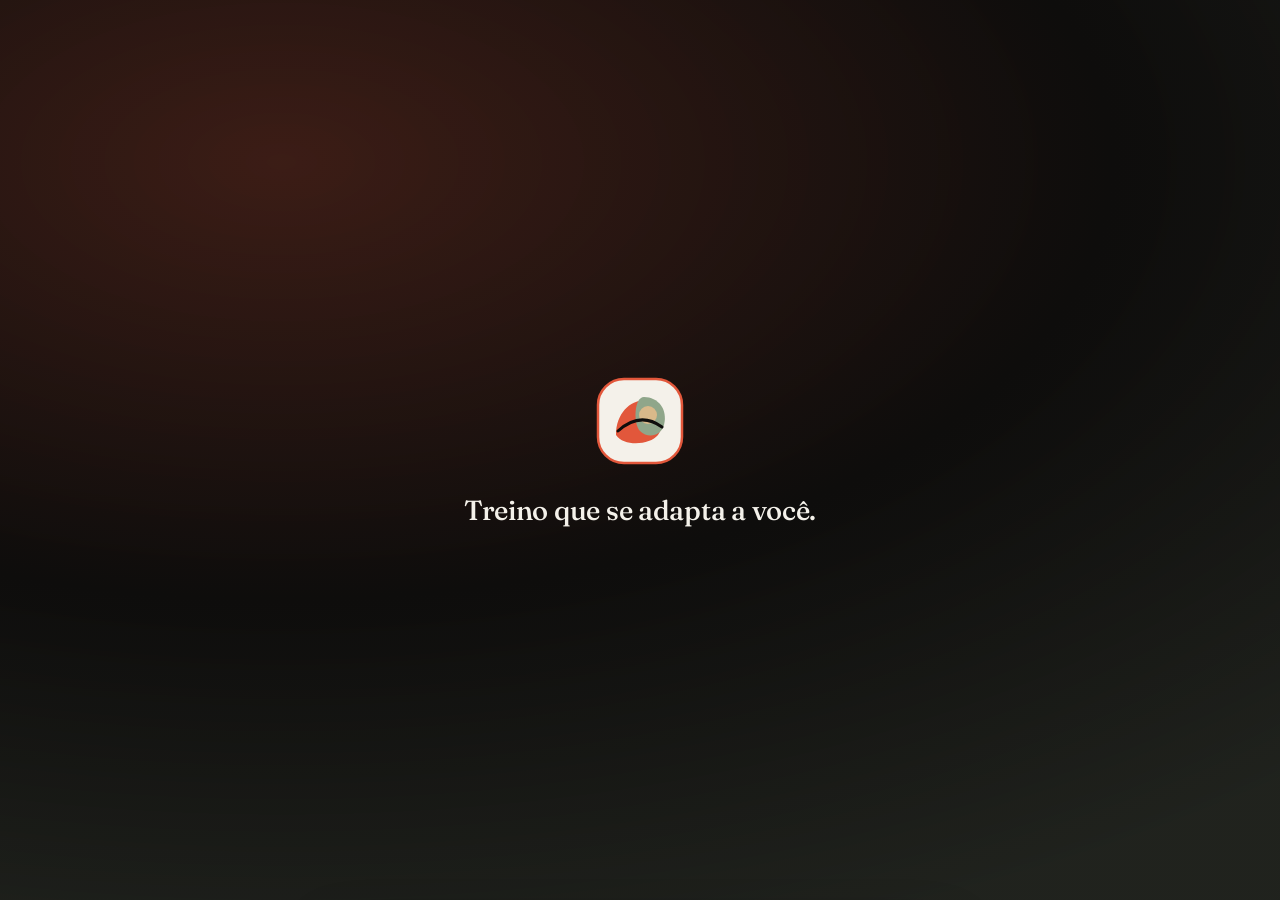
<file: index.html>
<!DOCTYPE html>
<html lang="pt-BR" data-theme="escuro">
<head>
  <meta charset="UTF-8" />
  <meta name="viewport" content="width=device-width, initial-scale=1.0, viewport-fit=cover" />
  <meta name="theme-color" content="#0E0D0C" />
  <meta name="apple-mobile-web-app-capable" content="yes" />
  <meta name="apple-mobile-web-app-status-bar-style" content="black-translucent" />
  <meta name="apple-mobile-web-app-title" content="Clay Fit" />
  <meta name="description" content="Clay Fit — Treino que se adapta a você." />

  <title>Clay Fit — Treino que se adapta a você</title>

  <!-- A1: Script mínimo sem flash antes da primeira pintura -->
  <script>
    (function () {
      var resolved = 'escuro';
      var pref = 'escuro';
      try {
        var raw = window.localStorage.getItem('clay_fit_store_v5');
        if (raw) {
          var parsed = JSON.parse(raw);
          var saved = parsed && parsed.perfil && parsed.perfil.tema;
          if (saved === 'claro' || saved === 'escuro' || saved === 'automatico') {
            pref = saved;
          }
        }
        if (pref === 'automatico') {
          var isDark = window.matchMedia && window.matchMedia('(prefers-color-scheme: dark)').matches;
          resolved = isDark ? 'escuro' : 'claro';
        } else {
          resolved = pref;
        }
      } catch (e) {
        resolved = 'escuro';
      }
      var root = document.documentElement;
      root.setAttribute('data-theme', resolved);
      root.setAttribute('data-theme-pref', pref);
      root.style.colorScheme = resolved === 'escuro' ? 'dark' : 'light';
      var meta = document.querySelector('meta[name="theme-color"]');
      if (meta) {
        meta.setAttribute('content', resolved === 'escuro' ? '\x230E0D0C' : '\x23F4F1EA');
      }
    })();
  </script>

  <link rel="manifest" href="./manifest.webmanifest" />
  <link rel="icon" type="image/svg+xml" href="./assets/icons/icon-192.svg" />
  <link rel="apple-touch-icon" href="./assets/icons/icon-192.png" />

  <!-- Tipografia Studio Clay: Fraunces / Instrument Serif + DM Sans / Plus Jakarta Sans (font-display: swap, não bloqueante offline) -->
  <link rel="preconnect" href="https://fonts.googleapis.com" />
  <link rel="preconnect" href="https://fonts.gstatic.com" crossorigin />
  <link
    href="https://fonts.googleapis.com/css2?family=DM+Sans:ital,opsz,wght@0,9..40,400..700;1,9..40,400..700&family=Fraunces:opsz,wght,SOFT,WONK@9..144,500..700,30..50,0&family=Instrument+Serif:ital@0;1&family=Plus+Jakarta+Sans:wght@400;500;600;700;800&display=swap"
    rel="stylesheet"
    media="print"
    onload="this.media='all'"
  />

  <!-- Folhas de Estilo Studio Clay + Modo Energia + Corrida GPS -->
  <link rel="stylesheet" href="./css/tokens.css" />
  <link rel="stylesheet" href="./css/base.css" />
  <link rel="stylesheet" href="./css/motion.css" />
  <link rel="stylesheet" href="./css/components.css" />
  <link rel="stylesheet" href="./css/screens.css" />
  <link rel="stylesheet" href="./css/live.css" />
  <link rel="stylesheet" href="./css/run.css" />
</head>
<body>
  <!-- Faixa Offline no Topo (36px) -->
  <div class="c-offline-banner" role="status" aria-live="polite">
    Sem internet. O Clay Fit continua funcionando.
  </div>

  <!-- Shell Principal do Aplicativo -->
  <div class="app-layout">
    <div id="app-nav-root"></div>
    <main id="app-main-root" class="app-main" role="main"></main>
  </div>

  <!-- Raiz da Folha Inferior Arrastável (Bottom Sheet) -->
  <div id="app-sheet-root"></div>

  <!-- Entrada ES Module -->
  <script type="module" src="./js/app.js"></script>
</body>
</html>
</file>
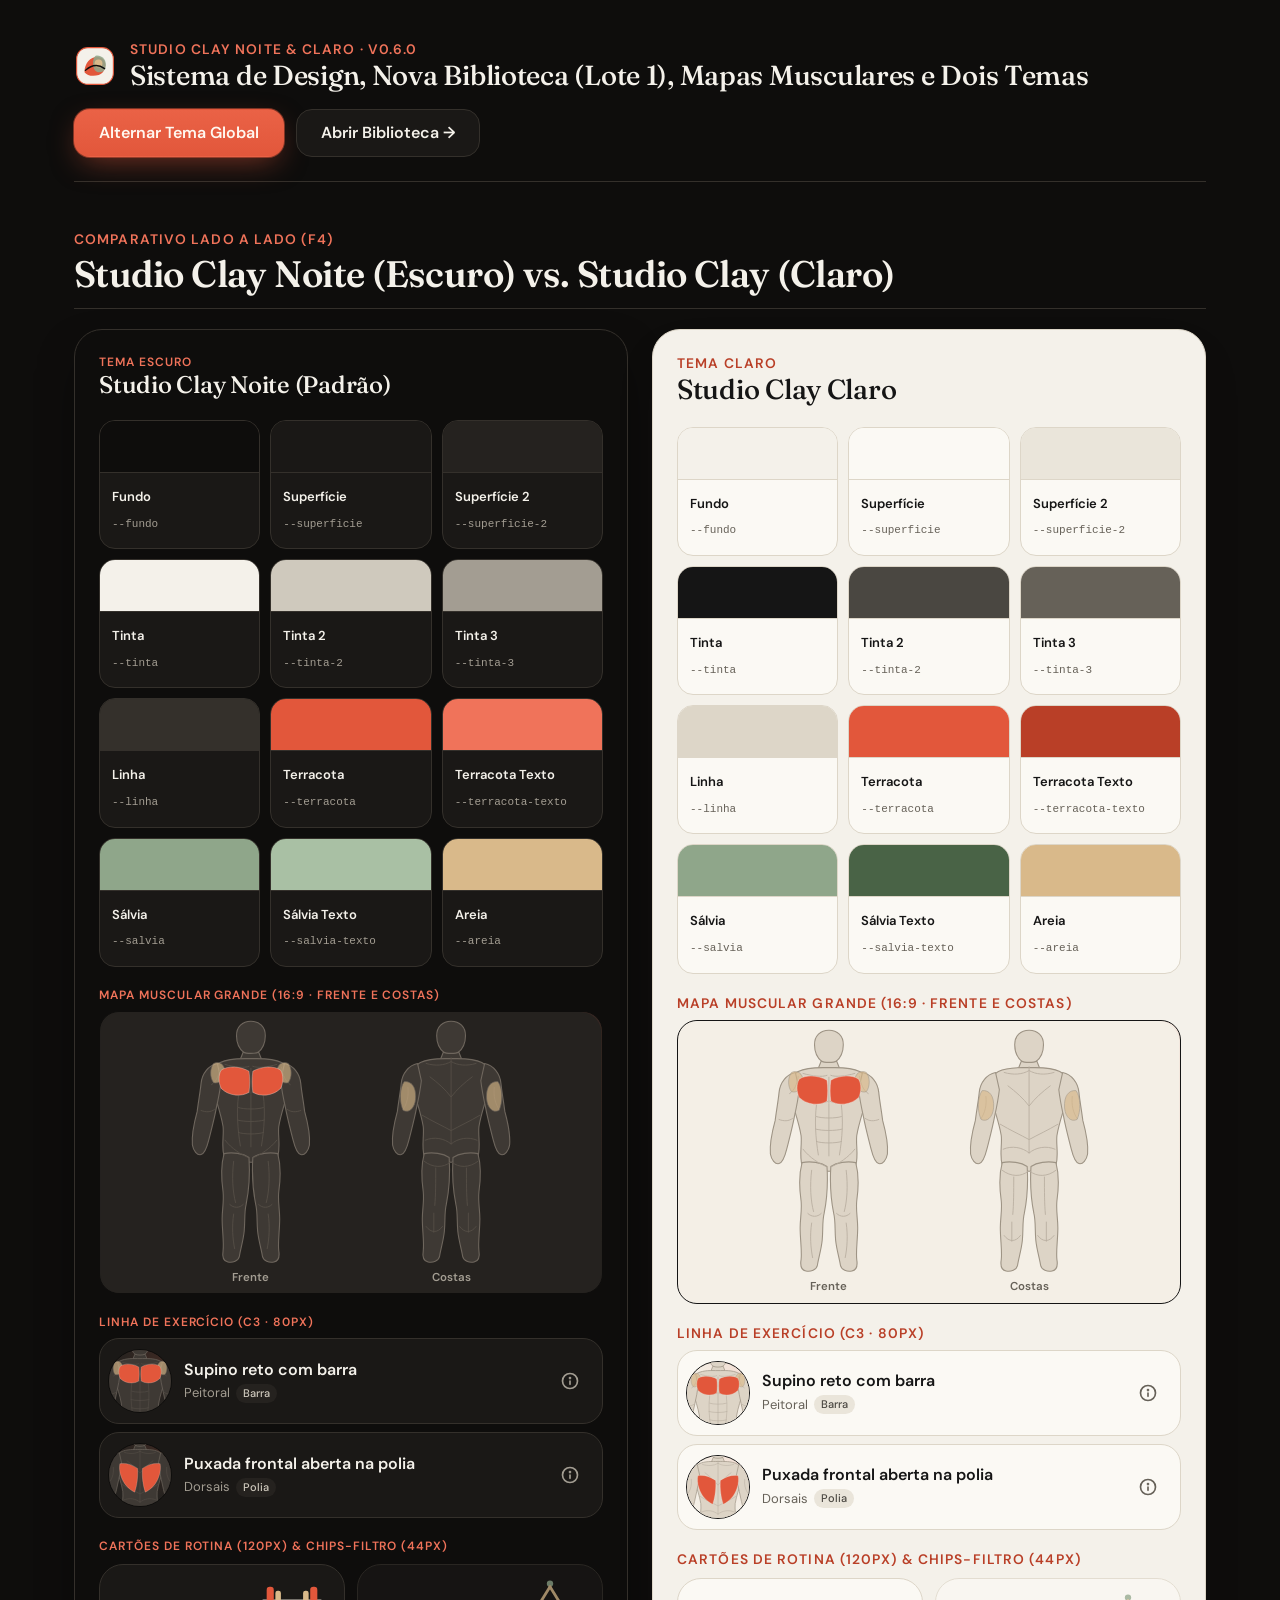
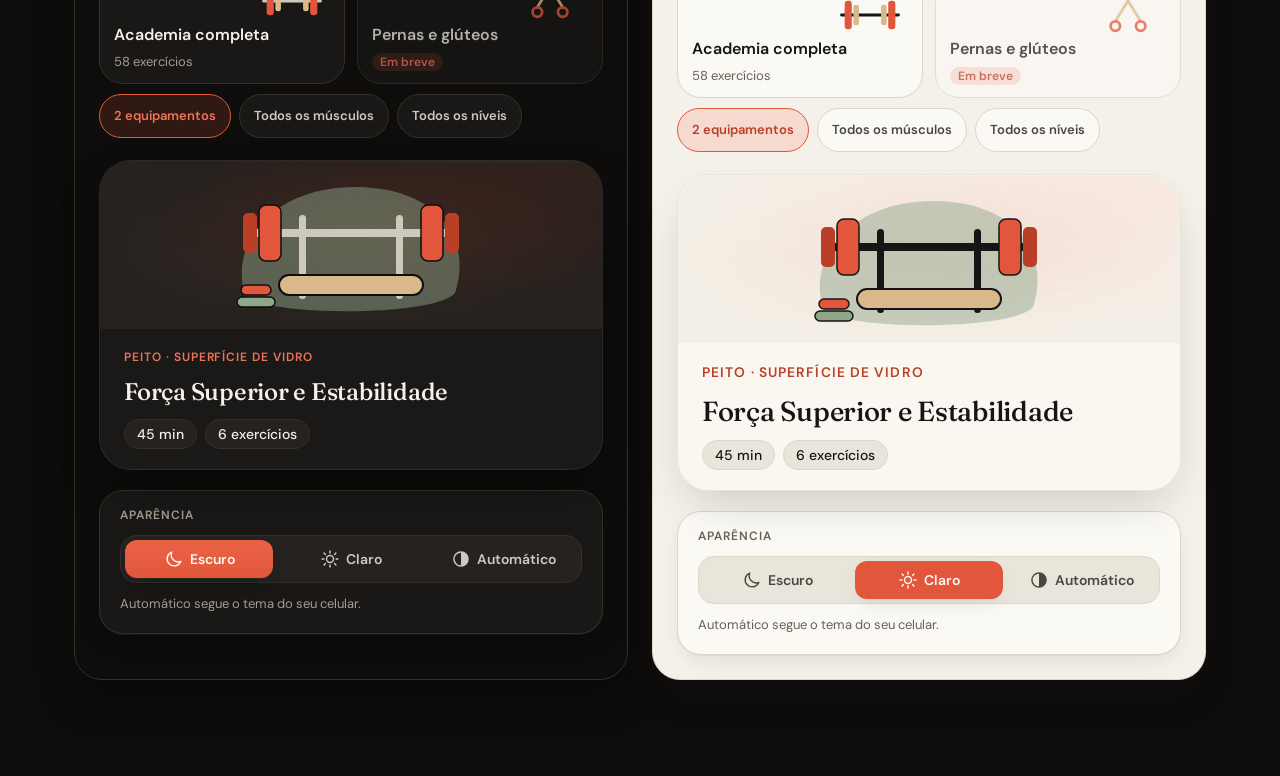
<file: design-guide.html>
<!DOCTYPE html>
<html lang="pt-BR" data-theme="escuro">
<head>
  <meta charset="UTF-8" />
  <meta name="viewport" content="width=device-width, initial-scale=1.0, viewport-fit=cover" />
  <meta name="theme-color" content="#0F0E0D" />
  <title>Clay Fit — Sistema de Design v0.6.0 (Studio Clay Noite &amp; Claro + Biblioteca)</title>

  <script>
    (function () {
      try {
        var raw = localStorage.getItem('clay_fit_store_v5');
        var tema = raw ? (JSON.parse(raw).perfil || {}).tema : 'escuro';
        var claro =
          tema === 'claro' ||
          (tema === 'automatico' &&
            window.matchMedia('(prefers-color-scheme: light)').matches);
        var t = claro ? 'claro' : 'escuro';
        document.documentElement.setAttribute('data-theme', t);
      } catch (e) {
        document.documentElement.setAttribute('data-theme', 'escuro');
      }
    })();
  </script>

  <link rel="preconnect" href="https://fonts.googleapis.com" />
  <link rel="preconnect" href="https://fonts.gstatic.com" crossorigin />
  <link
    href="https://fonts.googleapis.com/css2?family=DM+Sans:ital,opsz,wght@0,9..40,400..700;1,9..40,400..700&family=Fraunces:opsz,wght@9..144,600;9..144,700&display=swap"
    rel="stylesheet"
  />

  <link rel="stylesheet" href="./css/tokens.css" />
  <link rel="stylesheet" href="./css/base.css" />
  <link rel="stylesheet" href="./css/motion.css" />
  <link rel="stylesheet" href="./css/components.css" />
  <link rel="stylesheet" href="./css/screens.css" />
  <link rel="stylesheet" href="./css/live.css" />
  <link rel="stylesheet" href="./css/run.css" />

  <style>
    .dg-wrap {
      max-width: 1180px;
      margin: 0 auto;
      padding: 40px 24px 96px;
      display: flex;
      flex-direction: column;
      gap: 48px;
    }
    .dg-topbar {
      display: flex;
      flex-wrap: wrap;
      align-items: center;
      justify-content: space-between;
      gap: 16px;
      padding-bottom: 24px;
      border-bottom: 1px solid var(--linha);
    }
    .dg-section {
      display: flex;
      flex-direction: column;
      gap: 20px;
    }
    .dg-section__head {
      display: flex;
      flex-direction: column;
      gap: 4px;
      padding-bottom: 12px;
      border-bottom: 1px solid var(--linha);
    }
    .dg-side-by-side {
      display: grid;
      grid-template-columns: repeat(auto-fit, minmax(330px, 1fr));
      gap: 24px;
    }
    .dg-theme-pane {
      background: var(--fundo);
      color: var(--tinta);
      border: 1px solid var(--linha);
      border-radius: 28px;
      padding: 24px;
      display: flex;
      flex-direction: column;
      gap: 20px;
      box-shadow: var(--sombra-2);
    }
    .dg-swatches {
      display: grid;
      grid-template-columns: repeat(auto-fill, minmax(140px, 1fr));
      gap: 10px;
    }
    .dg-swatch {
      background: var(--superficie);
      border: 1px solid var(--linha);
      border-radius: 16px;
      overflow: hidden;
    }
    .dg-swatch__color {
      height: 52px;
      border-bottom: 1px solid var(--linha);
    }
    .dg-swatch__info {
      padding: 10px 12px;
    }
  </style>
</head>
<body>
  <div class="dg-wrap">
    <header class="dg-topbar">
      <div style="display:flex; align-items:center; gap:14px;">
        <span id="dg-brand-slot"></span>
        <div>
          <div class="t-caption" style="color:var(--terracota-texto);">STUDIO CLAY NOITE &amp; CLARO · V0.6.0</div>
          <h1 class="t-h2">Sistema de Design, Nova Biblioteca (Lote 1), Mapas Musculares e Dois Temas</h1>
        </div>
      </div>
      <div style="display:flex; align-items:center; gap:12px; flex-wrap:wrap;">
        <button type="button" id="dg-toggle-theme" class="c-btn c-btn--primary" style="min-height:48px;">
          Alternar Tema Global
        </button>
        <a href="./index.html#/biblioteca" class="c-btn c-btn--secondary" style="min-height:48px;">
          Abrir Biblioteca →
        </a>
      </div>
    </header>

    <div id="dg-root"></div>
  </div>

  <script type="module">
    import { initThemeSystem, aplicarTema, temaAtivo } from './js/ui/theme.js';
    import { initMonochromeGrain, initGlobalTouchFeedback } from './js/motion.js';
    import { getBrandMarkSvg, getIconSvg, renderSceneJ } from './js/ui/illustrations.js';
    import { renderChoiceCard } from './js/ui/choice-card.js';
    import { renderExercicioRow } from './js/ui/exercicio-row.js';
    import { renderMapaMuscular } from './js/ui/mapa-muscular.js';
    import { renderRoutineCardScene } from './js/ui/biblioteca.js';

    initThemeSystem();
    initMonochromeGrain();
    initGlobalTouchFeedback();

    document.getElementById('dg-brand-slot').innerHTML = getBrandMarkSvg(42);

    const SAMPLE_EX_PEITO = {
      id: 'peito-supino-reto',
      nome: 'Supino reto com barra',
      grupo: 'Peito',
      musculoPrincipal: 'Peitoral',
      musculosSecundarios: ['Tríceps', 'Deltoide anterior'],
      equipamentoTipo: 'Barra',
      nivel: 'Intermediário'
    };

    const SAMPLE_EX_COSTAS = {
      id: 'costas-puxada-alta',
      nome: 'Puxada frontal aberta na polia',
      grupo: 'Costas',
      musculoPrincipal: 'Dorsais',
      musculosSecundarios: ['Bíceps', 'Romboides'],
      equipamentoTipo: 'Polia',
      nivel: 'Iniciante'
    };

    const TOKENS_LIST = [
      { name: 'Fundo', varName: '--fundo' },
      { name: 'Superfície', varName: '--superficie' },
      { name: 'Superfície 2', varName: '--superficie-2' },
      { name: 'Tinta', varName: '--tinta' },
      { name: 'Tinta 2', varName: '--tinta-2' },
      { name: 'Tinta 3', varName: '--tinta-3' },
      { name: 'Linha', varName: '--linha' },
      { name: 'Terracota', varName: '--terracota' },
      { name: 'Terracota Texto', varName: '--terracota-texto' },
      { name: 'Sálvia', varName: '--salvia' },
      { name: 'Sálvia Texto', varName: '--salvia-texto' },
      { name: 'Areia', varName: '--areia' }
    ];

    function renderThemeColumn(themeKey, title) {
      return `
        <div class="dg-theme-pane" data-theme="${themeKey}">
          <div>
            <div class="t-caption" style="color:var(--terracota-texto);">TEMA ${themeKey.toUpperCase()}</div>
            <h2 class="t-h2">${title}</h2>
          </div>

          <!-- 1. Tokens -->
          <div class="dg-swatches">
            ${TOKENS_LIST.map(
              (t) => `
                <div class="dg-swatch">
                  <div class="dg-swatch__color" style="background:var(${t.varName});"></div>
                  <div class="dg-swatch__info">
                    <div style="font-size:13px; font-weight:600; color:var(--tinta);">${t.name}</div>
                    <div style="font-size:11px; color:var(--tinta-3); font-family:monospace;">${t.varName}</div>
                  </div>
                </div>
              `
            ).join('')}
          </div>

          <!-- 2. Nova Biblioteca (Prompt 6): Mapa Muscular Grande 16:9 -->
          <div style="display:flex; flex-direction:column; gap:8px;">
            <div class="t-caption" style="color:var(--terracota-texto);">MAPA MUSCULAR GRANDE (16:9 · FRENTE E COSTAS)</div>
            <div class="ex-detail-hero-stage">
              ${renderMapaMuscular(SAMPLE_EX_PEITO, { tamanho: 'grande' })}
            </div>
          </div>

          <!-- 3. Nova Biblioteca (Prompt 6): Linhas de Exercício (80px, miniatura 64px) -->
          <div style="display:flex; flex-direction:column; gap:8px;" role="list">
            <div class="t-caption" style="color:var(--terracota-texto);">LINHA DE EXERCÍCIO (C3 · 80PX)</div>
            ${renderExercicioRow(SAMPLE_EX_PEITO)}
            ${renderExercicioRow(SAMPLE_EX_COSTAS)}
          </div>

          <!-- 4. Nova Biblioteca (Prompt 6): Cartões de Rotina (120px) e Chips-Filtro (44px) -->
          <div style="display:flex; flex-direction:column; gap:10px;">
            <div class="t-caption" style="color:var(--terracota-texto);">CARTÕES DE ROTINA (120PX) &amp; CHIPS-FILTRO (44PX)</div>
            <div class="lib-routines-grid">
              <button type="button" class="lib-routine-card">
                <div class="lib-routine-card__art">${renderRoutineCardScene('academia-completa')}</div>
                <div class="lib-routine-card__info">
                  <div class="lib-routine-card__title">Academia completa</div>
                  <div class="lib-routine-card__meta"><span class="lib-routine-card__count">58 exercícios</span></div>
                </div>
              </button>
              <button type="button" class="lib-routine-card is-soon" aria-disabled="true">
                <div class="lib-routine-card__art">${renderRoutineCardScene('pernas-gluteos')}</div>
                <div class="lib-routine-card__info">
                  <div class="lib-routine-card__title">Pernas e glúteos</div>
                  <div class="lib-routine-card__meta"><span class="lib-routine-card__badge-soon">Em breve</span></div>
                </div>
              </button>
            </div>
            <div class="lib-filter-chips-bar">
              <button type="button" class="lib-filter-chip is-active">
                <span>2 equipamentos</span>
              </button>
              <button type="button" class="lib-filter-chip">
                <span>Todos os músculos</span>
              </button>
              <button type="button" class="lib-filter-chip">
                <span>Todos os níveis</span>
              </button>
            </div>
          </div>

          <!-- 5. Cartão de Vidro (Treino de Hoje) -->
          <article class="workout-hero-card">
            <div class="workout-hero-card__scene-top">
              ${renderSceneJ('Peito')}
            </div>
            <div class="workout-hero-card__body" style="padding-bottom:20px;">
              <div class="t-caption" style="color:var(--terracota-texto);">PEITO · SUPERFÍCIE DE VIDRO</div>
              <h3 class="t-h2">Força Superior e Estabilidade</h3>
              <div class="workout-meta-chips">
                <span class="workout-meta-pill">45 min</span>
                <span class="workout-meta-pill">6 exercícios</span>
              </div>
            </div>
          </article>

          <!-- 6. Seletor Aparência (Perfil) -->
          <div class="profile-appearance-card">
            <div class="profile-appearance-title">Aparência</div>
            <div class="theme-segmented-control">
              <button type="button" class="theme-seg-btn ${themeKey === 'escuro' ? 'is-selected' : ''}">
                ${getIconSvg('lua', 20)} <span>Escuro</span>
              </button>
              <button type="button" class="theme-seg-btn ${themeKey === 'claro' ? 'is-selected' : ''}">
                ${getIconSvg('sol', 20)} <span>Claro</span>
              </button>
              <button type="button" class="theme-seg-btn">
                ${getIconSvg('meio-circulo', 20)} <span>Automático</span>
              </button>
            </div>
            <div class="profile-appearance-help">Automático segue o tema do seu celular.</div>
          </div>
        </div>
      `;
    }

    document.getElementById('dg-root').innerHTML = `
      <section class="dg-section">
        <div class="dg-section__head">
          <div class="t-caption" style="color:var(--terracota-texto);">COMPARATIVO LADO A LADO (F4)</div>
          <h2 class="t-h1">Studio Clay Noite (Escuro) vs. Studio Clay (Claro)</h2>
        </div>
        <div class="dg-side-by-side">
          ${renderThemeColumn('escuro', 'Studio Clay Noite (Padrão)')}
          ${renderThemeColumn('claro', 'Studio Clay Claro')}
        </div>
      </section>
    `;

    document.getElementById('dg-toggle-theme')?.addEventListener('click', () => {
      const next = temaAtivo() === 'escuro' ? 'claro' : 'escuro';
      aplicarTema(next);
    });
  </script>
</body>
</html>
</file>
<file: css/tokens.css>
/* ==========================================================================
   CLAY FIT — DESIGN SYSTEM "STUDIO CLAY" & "STUDIO CLAY NOITE" (v0.7.1)
   /css/tokens.css
   Especificação Prompt 5 + Prompt 5.1 + Prompt 7.1 (Parte A1 & A3):
   - Tema padrão: Escuro ("Studio Clay Noite") em :root e [data-theme="escuro"].
   - Tema Claro: preservado em [data-theme="claro"] com os mesmos nomes de token.
   - Modo Energia (#E2573B) e Corrida ao Vivo (#15130F / #201D19) fixos nos dois temas.
   - Família completa de tokens de ilustração (--ill-terracota, --ill-argila,
     --ill-areia, --ill-corpo-base, --ill-corpo-contorno, --ill-corpo-linha,
     --ill-tinta), superfícies (--vidro, --sombra-1, --sombra-2, --linha-forte)
     definida nos dois temas (zero var(--...) indefinida em todo o projeto).
   ========================================================================== */

:root,
[data-theme="escuro"] {
  color-scheme: dark;

  /* --- A2: Superfícies e Tinta (Tema Escuro "Studio Clay Noite") --- */
  --fundo: #0E0D0C;
  --superficie: #1A1816;
  --superficie-2: #25221F;
  --linha: #34302B;
  --linha-forte: #4D4740;
  --tinta: #F4F1EA;
  --tinta-2: #CFC9BD;
  --tinta-3: #A39D92;

  /* Canais RGB para composições translúcidas sem rgba/hex solto (C5) */
  --fundo-rgb: 14, 13, 12;
  --superficie-rgb: 26, 24, 22;
  --superficie-2-rgb: 37, 34, 31;
  --tinta-rgb: 244, 241, 234;
  --terracota-rgb: 226, 87, 59;
  --terracota-profundo-rgb: 185, 63, 39;
  --salvia-rgb: 143, 166, 138;
  --areia-rgb: 217, 185, 138;
  --erro-rgb: 229, 100, 90;
  --corrida-amber-rgb: 200, 138, 46;
  --creme-fixo: #FFF8F0;
  --creme-fixo-rgb: 255, 248, 240;
  --energia-fg-rgb: 255, 248, 240;
  --carvao-fixo: #151515;
  --carvao-fixo-rgb: 21, 21, 21;

  /* --- A2: Marca e Apoio --- */
  --terracota: #E2573B;
  --terracota-grad-topo: #EA6246;
  --terracota-texto: #F0735A;
  --terracota-profundo: #B93F27;
  --terracota-suave: rgba(226, 87, 59, 0.16);
  --salvia: #8FA68A;
  --salvia-texto: #A9C0A4;
  --salvia-suave: rgba(143, 166, 138, 0.16);
  --areia: #D9B98A;
  --areia-suave: rgba(217, 185, 138, 0.16);

  /* --- A2: Estados Semânticos (suaves = 16% de opacidade) --- */
  --sucesso: #6FBF82;
  --sucesso-suave: rgba(111, 191, 130, 0.16);
  --alerta: #E3A93B;
  --alerta-suave: rgba(227, 169, 59, 0.16);
  --erro: #E5645A;
  --erro-suave: rgba(229, 100, 90, 0.16);

  /* --- A2: Superfícies de Vidro --- */
  --vidro: rgba(37, 34, 31, 0.62);
  --vidro-bg: rgba(37, 34, 31, 0.62);
  --vidro-borda: rgba(244, 241, 234, 0.08);
  --vidro-sombra-interna: inset 0 1px 0 rgba(244, 241, 234, 0.06);
  --vidro-blur: blur(18px) saturate(1.2);

  /* --- A2 & V1a: Botões Primários com Brilho Terracota --- */
  --btn-primario-bg: linear-gradient(180deg, #EA6246 0%, #E2573B 100%);
  --btn-primario-shadow: 0 0 0 1px rgba(226, 87, 59, 0.5), 0 10px 30px -8px rgba(226, 87, 59, 0.55);
  --btn-intro-continue-shadow: 0 0 0 1px rgba(226, 87, 59, 0.5), 0 10px 30px -8px rgba(226, 87, 59, 0.55);
  --btn-primario-shadow-pressed: 0 0 0 1px rgba(226, 87, 59, 0.25), 0 5px 15px -4px rgba(226, 87, 59, 0.28);

  /* --- A2: Sombras e Luz de Argila no Escuro --- */
  --sombra-cor: rgba(0, 0, 0, 0.5);
  --backdrop-scrim: rgba(0, 0, 0, 0.56);
  --shadow-suave: 0 1px 0 rgba(244, 241, 234, 0.06), 0 8px 24px -8px var(--sombra-cor);
  --shadow-elevada: 0 20px 48px -16px rgba(0, 0, 0, 0.68);
  --sombra-1: var(--shadow-suave);
  --sombra-2: var(--shadow-elevada);
  --shadow-press: inset 0 3px 8px rgba(0, 0, 0, 0.55);
  --shadow-fab: 0 0 0 1px rgba(226, 87, 59, 0.5), 0 10px 30px -8px rgba(226, 87, 59, 0.55);
  --card-luz-argila: radial-gradient(120% 80% at 18% 0%, rgba(244, 241, 234, 0.045), transparent 60%);
  --hoje-cena-glow: radial-gradient(68% 68% at 50% 50%, rgba(226, 87, 59, 0.10) 0%, transparent 74%);
  --ambient-top-gradient: linear-gradient(180deg, rgba(26, 24, 22, 0.85) 0%, rgba(14, 13, 12, 0) 100%);
  --grain-opacity: 0.05;
  --focus-ring-color: var(--terracota-texto);
  --focus-ring-offset: 3px;

  /* --- A1 & A3 (Prompt 7.1): Tokens das Ilustrações e Mapa Muscular --- */
  --ill-palco: radial-gradient(95% 95% at 78% 16%, rgba(226, 87, 59, 0.12) 0%, #25221F 74%);
  --ill-palco-cor: #25221F;
  --ill-contorno: #0E0D0C;
  --ill-traco: #CFC9BD;
  --ill-tinta: #CFC9BD;
  --ill-argila: #E2573B;
  --ill-terracota: #E2573B;
  --ill-argila-profunda: #B93F27;
  --ill-salvia: #8FA68A;
  --ill-areia: #D9B98A;
  --ill-creme: #F4F1EA;
  --ill-sombra: #3D3833;
  --ill-neutro: #34302B;
  --ill-corpo-base: #3E3934;
  --ill-corpo-contorno: #6E665D;
  --ill-corpo-linha: #575048;
  --placa-text-shadow: 0 -1px 0 rgba(255, 255, 255, 0.85), 0 1px 0 rgba(21, 21, 21, 0.25);
  --rota-grade: rgba(217, 185, 138, 0.08);
  --rota-curva: rgba(217, 185, 138, 0.14);

  /* Fundos de grupos na Biblioteca */
  --grupo-ombros-bg: rgba(217, 185, 138, 0.14);
  --grupo-bracos-bg: rgba(226, 87, 59, 0.14);
  --grupo-core-bg: rgba(143, 166, 138, 0.14);

  /* --- A4: Mapa de Calor Tokenizado (5 Níveis) --- */
  --calor-0: #25221F;
  --calor-1: rgba(143, 166, 138, 0.38);
  --calor-2: #8FA68A;
  --calor-3: #D9B98A;
  --calor-4: #E2573B;

  /* --- A2 & C5: Tokens Fixos do Modo Energia (Iguais nos Dois Temas) --- */
  --energia-bg: #E2573B;
  --energia-fg: #FFF8F0;
  --energia-chip: #B93F27;
  --energia-chip-2: rgba(21, 21, 21, 0.18);

  /* --- A2: Tokens Fixos das Telas Ativas de Corrida (Iguais nos Dois Temas) --- */
  --corrida-bg: #15130F;
  --corrida-superficie: #201D19;
  --corrida-fg: #FFF8F0;
  --corrida-fg-2: #C9C2B6;
  --corrida-fg-3: #9A9388;
  --corrida-amber: #C88A2E;

  /* --- Aliases Dinâmicos de Superfície/Texto --- */
  --bg-app: var(--fundo);
  --bg-card: var(--superficie);
  --bg-card-alt: var(--superficie-2);
  --text-primary: var(--tinta);
  --text-secondary: var(--tinta-2);
  --text-muted: var(--tinta-3);
  --border-color: var(--linha);
  --accent-primary: var(--terracota);
  --accent-hover: var(--terracota-profundo);
  --accent-soft: var(--terracota-suave);
  --on-accent: #FFF8F0;

  /* --- Tipografia --- */
  --font-display: 'Fraunces', Georgia, 'Times New Roman', serif;
  --font-serif: 'Instrument Serif', 'Fraunces', Georgia, serif;
  --font-sans: 'DM Sans', 'Plus Jakarta Sans', -apple-system, BlinkMacSystemFont, 'Segoe UI', Roboto, sans-serif;

  /* Escala tipográfica base (Mobile & Tablet < 1024px) */
  --scale-factor: 1;

  --fs-display: calc(44px * var(--scale-factor));
  --lh-display: calc(48px * var(--scale-factor));
  --ls-display: -0.02em;

  --fs-h1: calc(32px * var(--scale-factor));
  --lh-h1: calc(38px * var(--scale-factor));
  --ls-h1: -0.015em;

  --fs-h2: calc(24px * var(--scale-factor));
  --lh-h2: calc(30px * var(--scale-factor));
  --ls-h2: -0.01em;

  --fs-h3: calc(18px * var(--scale-factor));
  --lh-h3: calc(24px * var(--scale-factor));

  --fs-body: calc(16px * var(--scale-factor));
  --lh-body: calc(24px * var(--scale-factor));

  --fs-small: calc(14px * var(--scale-factor));
  --lh-small: calc(20px * var(--scale-factor));

  --fs-caption: calc(12px * var(--scale-factor));
  --lh-caption: calc(16px * var(--scale-factor));
  --ls-caption: 0.08em;

  --fs-metric: calc(56px * var(--scale-factor));
  --lh-metric: calc(56px * var(--scale-factor));

  --fs-timer: calc(96px * var(--scale-factor));
  --lh-timer: calc(96px * var(--scale-factor));

  /* --- Grade de espaçamento (4px base) --- */
  --sp-4: 4px;
  --sp-8: 8px;
  --sp-12: 12px;
  --sp-16: 16px;
  --sp-20: 20px;
  --sp-24: 24px;
  --sp-32: 32px;
  --sp-40: 40px;
  --sp-56: 56px;
  --sp-72: 72px;

  /* --- Raios de borda --- */
  --r-chip: 999px;
  --r-btn: 16px;
  --r-btn-giant: 28px;
  --r-input: 14px;
  --r-card: 24px;
  --r-sheet: 32px;

  /* --- Movimento & Curvas --- */
  --ease-clay: cubic-bezier(0.16, 1, 0.3, 1);
  --ease-out: cubic-bezier(0.16, 1, 0.3, 1);
  --ease-in-out: cubic-bezier(0.65, 0, 0.35, 1);
  --ease-in: cubic-bezier(0.7, 0, 0.84, 0);
  --dur-touch: 120ms;
  --dur-state: 220ms;
  --dur-screen: 360ms;
  --dur-enter: 360ms;
  --dur-exit: 240ms;
  --dur-hero: 600ms;
  --dur-stagger: 600ms;
  --stagger-step: 60ms;
  --stagger-index: 0;
  --live-toast-top: 16px;

  /* --- Dimensões de Layout --- */
  --nav-mobile-h: 72px;
  --rail-tablet-w: 88px;
  --sidebar-desktop-w: 264px;
  --content-max-w: 1120px;
  --safe-bottom: env(safe-area-inset-bottom, 0px);
  --safe-top: env(safe-area-inset-top, 0px);
}

/* ==========================================================================
   TEMA CLARO "STUDIO CLAY" ([data-theme="claro"])
   ========================================================================== */
[data-theme="claro"] {
  color-scheme: light;

  --fundo: #F4F1EA;
  --superficie: #FBF9F4;
  --superficie-2: #EAE5DA;
  --tinta: #151515;
  --tinta-2: #4A4741;
  --tinta-3: #666158;
  --linha: #DDD6C8;
  --linha-forte: #BDB4A4;

  --fundo-rgb: 244, 241, 234;
  --superficie-rgb: 251, 249, 244;
  --superficie-2-rgb: 234, 229, 218;
  --tinta-rgb: 21, 21, 21;
  --erro-rgb: 192, 57, 43;
  --energia-fg-rgb: 255, 248, 240;

  --terracota: #E2573B;
  --terracota-grad-topo: #EA6246;
  --terracota-texto: #B93F27;
  --terracota-profundo: #B93F27;
  --terracota-suave: #F6D9CF;
  --salvia: #8FA68A;
  --salvia-texto: #496346;
  --salvia-suave: #DCE6D6;
  --areia: #D9B98A;
  --areia-suave: rgba(217, 185, 138, 0.35);

  --sucesso: #3A7246;
  --sucesso-suave: #DFEFE2;
  --alerta: #946210;
  --alerta-suave: #F9EDD2;
  --erro: #C0392B;
  --erro-suave: #F7DDD9;

  --vidro: rgba(251, 249, 244, 0.78);
  --vidro-bg: rgba(251, 249, 244, 0.78);
  --vidro-borda: rgba(21, 21, 21, 0.08);
  --vidro-sombra-interna: inset 0 1px 0 rgba(255, 255, 255, 0.65);
  --vidro-blur: blur(18px) saturate(1.2);

  --btn-primario-bg: #E2573B;
  --btn-primario-shadow: 0 1px 0 rgba(21, 21, 21, 0.04), 0 8px 24px -8px rgba(21, 21, 21, 0.12);
  --btn-intro-continue-shadow: 0 0 0 1px rgba(226, 87, 59, 0.5), 0 10px 30px -8px rgba(226, 87, 59, 0.55);
  --btn-primario-shadow-pressed: none;

  --sombra-cor: rgba(21, 21, 21, 0.12);
  --backdrop-scrim: rgba(21, 21, 21, 0.48);
  --shadow-suave: 0 1px 0 rgba(21, 21, 21, 0.04), 0 8px 24px -8px rgba(21, 21, 21, 0.12);
  --shadow-elevada: 0 20px 48px -16px rgba(21, 21, 21, 0.22);
  --sombra-1: var(--shadow-suave);
  --sombra-2: var(--shadow-elevada);
  --shadow-press: inset 0 3px 8px rgba(21, 21, 21, 0.28);
  --shadow-fab: 0 12px 28px -6px rgba(226, 87, 59, 0.48), 0 2px 6px rgba(21, 21, 21, 0.12);
  --card-luz-argila: radial-gradient(120% 80% at 18% 0%, rgba(255, 255, 255, 0.55), transparent 60%);
  --hoje-cena-glow: radial-gradient(68% 68% at 50% 50%, rgba(226, 87, 59, 0.08) 0%, transparent 74%);
  --ambient-top-gradient: linear-gradient(180deg, #FBF9F4 0%, rgba(251, 249, 244, 0) 100%);
  --grain-opacity: 0.035;
  --focus-ring-color: var(--terracota);
  --focus-ring-offset: 2px;

  --ill-palco: radial-gradient(95% 95% at 78% 16%, rgba(226, 87, 59, 0.10) 0%, #F4EFE6 75%);
  --ill-palco-cor: #F4EFE6;
  --ill-contorno: #151515;
  --ill-traco: #151515;
  --ill-tinta: #151515;
  --ill-argila: #E2573B;
  --ill-terracota: #E2573B;
  --ill-argila-profunda: #B93F27;
  --ill-salvia: #8FA68A;
  --ill-areia: #D9B98A;
  --ill-creme: #FBF9F4;
  --ill-sombra: #DDD4C6;
  --ill-neutro: #EAE5DA;
  --ill-corpo-base: #DDD4C6;
  --ill-corpo-contorno: #9E9485;
  --ill-corpo-linha: #B8AEA0;
  --placa-text-shadow: 0 -1px 0 rgba(255, 255, 255, 0.85), 0 1px 0 rgba(21, 21, 21, 0.25);
  --rota-grade: rgba(21, 21, 21, 0.05);
  --rota-curva: rgba(143, 166, 138, 0.24);

  --grupo-ombros-bg: #F0E4D4;
  --grupo-bracos-bg: #E9D5CC;
  --grupo-core-bg: #E4EBDD;

  --calor-0: #EAE5DA;
  --calor-1: #DCE6D6;
  --calor-2: #8FA68A;
  --calor-3: #D9B98A;
  --calor-4: #E2573B;
}

@media (min-width: 1024px) {
  :root {
    --scale-factor: 1.15;
  }
}

[data-mode="energia"],
.modo-energia {
  --energia-fg-rgb: 255, 248, 240;
  --bg-app: var(--energia-bg);
  --bg-card: #C9462B;
  --bg-card-alt: var(--energia-chip);
  --text-primary: var(--energia-fg);
  --text-secondary: rgba(255, 248, 240, 0.86);
  --text-muted: rgba(255, 248, 240, 0.64);
  --border-color: rgba(255, 248, 240, 0.22);
  --accent-primary: var(--energia-fg);
  --accent-hover: #F4F1EA;
  --accent-soft: rgba(255, 248, 240, 0.18);
  --on-accent: #151515;

  --dur-touch: 80ms;
  --dur-state: 150ms;
  --dur-screen: 260ms;
  --dur-stagger: 380ms;
  --stagger-step: 40ms;
}

@media (prefers-reduced-motion: reduce) {
  :root,
  [data-theme="escuro"],
  [data-theme="claro"],
  [data-mode="energia"],
  .modo-energia {
    --dur-touch: 1ms;
    --dur-state: 1ms;
    --dur-screen: 1ms;
    --dur-stagger: 1ms;
    --stagger-step: 0ms;
  }
}
</file>
<file: css/base.css>
/* ==========================================================================
   CLAY FIT — RESET, TIPOGRAFIA, GRANULADO CANVAS E UTILITÁRIOS (v0.5.0)
   /css/base.css
   Especificação Prompt 5 (A1, A5, C1, C2):
   - Transição suave de 240ms na troca de tema (.is-theme-transitioning).
   - Granulado adaptativo: grão claro (.05) no escuro e grão escuro (.035) no claro.
   - Foco visível nos dois temas: anel 3px var(--terracota-texto) com offset 3px.
   ========================================================================== */

*,
*::before,
*::after {
  box-sizing: border-box;
  margin: 0;
  padding: 0;
  -webkit-tap-highlight-color: transparent;
}

@font-face {
  font-family: 'Fraunces Fallback';
  src: local('Georgia'), local('Times New Roman');
  size-adjust: 103%;
  ascent-override: 92%;
  descent-override: 24%;
}

@font-face {
  font-family: 'DM Sans Fallback';
  src: local('-apple-system'), local('BlinkMacSystemFont'), local('Segoe UI'), local('Roboto');
  size-adjust: 100%;
  ascent-override: 94%;
  descent-override: 24%;
}

html {
  font-size: 100%;
  -webkit-text-size-adjust: 100%;
  scroll-behavior: smooth;
  background-color: var(--bg-app);
  color: var(--text-primary);
  overflow-x: hidden;
  overflow-x: clip;
}

body {
  min-height: 100vh;
  min-height: 100dvh;
  font-family: var(--font-sans), 'DM Sans Fallback', sans-serif;
  font-size: var(--fs-body);
  line-height: var(--lh-body);
  font-weight: 400;
  background-color: var(--bg-app);
  color: var(--text-primary);
  overflow-x: hidden;
  overflow-x: clip;
  user-select: none;
  -webkit-user-select: none;
  position: relative;
}

/* A1: Cross-fade de 240ms apenas nos contêineres principais durante troca de tema */
html.is-theme-transitioning,
html.is-theme-transitioning body,
html.is-theme-transitioning .app-layout,
html.is-theme-transitioning .app-main,
html.is-theme-transitioning .c-card,
html.is-theme-transitioning .evo-card,
html.is-theme-transitioning .profile-group-card,
html.is-theme-transitioning .app-nav,
html.is-theme-transitioning .c-topbar,
html.is-theme-transitioning .onboarding-shell,
html.is-theme-transitioning .workout-hero-card,
html.is-theme-transitioning .lib-card,
html.is-theme-transitioning .c-choice-card {
  transition:
    background-color 240ms var(--ease-clay),
    color 240ms var(--ease-clay),
    border-color 240ms var(--ease-clay) !important;
}

input,
textarea,
p,
.selectable-text {
  user-select: text;
  -webkit-user-select: text;
}

/* A5: Granulado gerado em canvas 160x160 (.05 no escuro, .035 no claro) */
body::before,
.clay-grain-overlay {
  content: "";
  position: fixed;
  inset: 0;
  width: 100%;
  height: 100%;
  pointer-events: none;
  z-index: 9999;
  opacity: var(--grain-opacity, 0.05);
  background-image: var(--clay-grain-url, none);
  background-size: 160px 160px;
  background-repeat: repeat;
}

/* 1.3 & C2: Foco programático no h1 não mostra anel; controles usam 3px --terracota-texto com offset 3px */
h1[tabindex="-1"]:focus,
h1[tabindex="-1"]:focus-visible {
  outline: none !important;
}

:focus-visible {
  outline: 3px solid var(--terracota-texto);
  outline-offset: 3px;
}

[data-mode="energia"] :focus-visible,
.modo-energia :focus-visible {
  outline-color: var(--energia-fg);
}

::selection {
  background-color: var(--terracota-suave);
  color: var(--tinta);
}

/* ==========================================================================
   HIERARQUIA TIPOGRÁFICA (Fraunces + DM Sans)
   ========================================================================== */

.t-display {
  font-family: var(--font-display), 'Fraunces Fallback', serif;
  font-size: var(--fs-display);
  line-height: var(--lh-display);
  font-weight: 600;
  letter-spacing: var(--ls-display);
  text-wrap: balance;
}

h1, .t-h1 {
  font-family: var(--font-display), 'Fraunces Fallback', serif;
  font-size: var(--fs-h1);
  line-height: var(--lh-h1);
  font-weight: 600;
  letter-spacing: var(--ls-h1);
  text-wrap: balance;
}

h2, .t-h2 {
  font-family: var(--font-display), 'Fraunces Fallback', serif;
  font-size: var(--fs-h2);
  line-height: var(--lh-h2);
  font-weight: 500;
  letter-spacing: var(--ls-h2);
  text-wrap: balance;
}

h3, .t-h3 {
  font-family: var(--font-sans), 'DM Sans Fallback', sans-serif;
  font-size: var(--fs-h3);
  line-height: var(--lh-h3);
  font-weight: 600;
  letter-spacing: -0.01em;
}

p, .t-body {
  font-family: var(--font-sans), 'DM Sans Fallback', sans-serif;
  font-size: var(--fs-body);
  line-height: var(--lh-body);
  font-weight: 400;
}

.t-small {
  font-family: var(--font-sans), 'DM Sans Fallback', sans-serif;
  font-size: var(--fs-small);
  line-height: var(--lh-small);
}

.t-caption {
  font-family: var(--font-sans), 'DM Sans Fallback', sans-serif;
  font-size: var(--fs-caption);
  line-height: var(--lh-caption);
  font-weight: 600;
  text-transform: uppercase;
  letter-spacing: var(--ls-caption);
}

.t-metric {
  font-family: var(--font-display), 'Fraunces Fallback', serif;
  font-size: var(--fs-metric);
  line-height: var(--lh-metric);
  font-weight: 600;
  letter-spacing: -0.025em;
  font-variant-numeric: tabular-nums;
}

.t-timer {
  font-family: var(--font-display), 'Fraunces Fallback', serif;
  font-size: var(--fs-timer);
  line-height: var(--lh-timer);
  font-weight: 600;
  letter-spacing: -0.03em;
  font-variant-numeric: tabular-nums;
  font-feature-settings: "tnum" 1;
}

@keyframes claySpin {
  to {
    transform: rotate(360deg);
  }
}

.sr-only {
  position: absolute;
  width: 1px;
  height: 1px;
  padding: 0;
  margin: -1px;
  overflow: hidden;
  clip: rect(0, 0, 0, 0);
  white-space: nowrap;
  border: 0;
}

button,
input,
select,
textarea {
  font: inherit;
  color: inherit;
  touch-action: manipulation;
}

a {
  color: inherit;
  text-decoration: none;
  touch-action: manipulation;
}

svg {
  display: block;
  flex-shrink: 0;
}
</file>
<file: css/motion.css>
/* ==========================================================================
   CLAY FIT — SISTEMA DE MOVIMENTO, TRANSIÇÕES E ANIMAÇÕES
   /css/motion.css
   Curvas, durações, classes de transição (push, pop, replace, abas, folha),
   esqueleto com brilho deslizante, estados de pressionado, loops das 8 cenas
   da Biblioteca (5s a 9s) e prefers-reduced-motion.
   Regra de ouro: animar somente transform e opacity.
   ========================================================================== */

:root {
  /* 3.1 Curvas */
  --ease-out: cubic-bezier(0.16, 1, 0.3, 1);
  --ease-in-out: cubic-bezier(0.65, 0, 0.35, 1);
  --ease-in: cubic-bezier(0.7, 0, 0.84, 0);

  /* 3.2 Durações */
  --dur-touch: 120ms;
  --dur-state: 220ms;
  --dur-enter: 360ms;
  --dur-exit: 240ms;
  --dur-hero: 600ms;
  --stagger-step: 60ms;
}

/* --------------------------------------------------------------------------
   ESTADOS DE PRESSIONADO E SOLTURA COM OVERSHOOT (scale .97 -> 1.015 -> 1)
   -------------------------------------------------------------------------- */
.is-pressed {
  transform: scale(0.97) !important;
  transition: transform var(--dur-touch) var(--ease-out) !important;
}

@keyframes clayReleaseOvershoot {
  0% {
    transform: scale(0.97);
  }
  60% {
    transform: scale(1.015);
  }
  100% {
    transform: scale(1);
  }
}

.is-releasing {
  animation: clayReleaseOvershoot var(--dur-state) var(--ease-out) forwards;
}

@keyframes clayChoiceSquish {
  0% {
    transform: scale(1);
  }
  35% {
    transform: scale(0.98);
  }
  75% {
    transform: scale(1.01);
  }
  100% {
    transform: scale(1);
  }
}

.is-squishing {
  animation: clayChoiceSquish var(--dur-enter) var(--ease-out) forwards;
}

/* --------------------------------------------------------------------------
   CLASSES DE TRANSIÇÃO DE NAVEGAÇÃO (Abas, Push, Pop, Replace, Folha, Stagger)
   -------------------------------------------------------------------------- */
@keyframes clayTabEnter {
  from {
    opacity: 0;
    transform: translateY(8px);
  }
  to {
    opacity: 1;
    transform: translateY(0);
  }
}

@keyframes clayPushEnter {
  from {
    opacity: 0;
    transform: translateX(100%);
  }
  to {
    opacity: 1;
    transform: translateX(0);
  }
}

@keyframes clayPushRecede {
  from {
    opacity: 1;
    transform: translateX(0);
  }
  to {
    opacity: 0.88;
    transform: translateX(-20%);
  }
}

@keyframes clayPopEnter {
  from {
    opacity: 0.88;
    transform: translateX(-20%);
  }
  to {
    opacity: 1;
    transform: translateX(0);
  }
}

@keyframes clayPopExit {
  from {
    opacity: 1;
    transform: translateX(0);
  }
  to {
    opacity: 0;
    transform: translateX(100%);
  }
}

@keyframes clayReplaceFade {
  from {
    opacity: 0;
  }
  to {
    opacity: 1;
  }
}

@keyframes claySheetEnter {
  from {
    transform: translateY(100%);
  }
  to {
    transform: translateY(0);
  }
}

@keyframes claySheetExit {
  from {
    transform: translateY(0);
  }
  to {
    transform: translateY(100%);
  }
}

.nav-transition-tab {
  animation: clayTabEnter var(--dur-state) var(--ease-out) forwards;
}

.nav-transition-push {
  animation: clayPushEnter var(--dur-enter) var(--ease-out) forwards;
}

.nav-transition-pop {
  animation: clayPopEnter var(--dur-exit) var(--ease-in) forwards;
}

.nav-transition-replace {
  animation: clayReplaceFade var(--dur-state) var(--ease-out) forwards;
}

.sheet-transition-enter {
  animation: claySheetEnter var(--dur-enter) var(--ease-out) forwards;
}

.sheet-transition-exit {
  animation: claySheetExit var(--dur-exit) var(--ease-in) forwards;
}

@keyframes clayStepExitLeft {
  from {
    opacity: 1;
    transform: translateX(0);
  }
  to {
    opacity: 0;
    transform: translateX(-24px);
  }
}

@keyframes clayStepEnterRight {
  from {
    opacity: 0;
    transform: translateX(24px);
  }
  to {
    opacity: 1;
    transform: translateX(0);
  }
}

.q-step-exit {
  animation: clayStepExitLeft var(--dur-exit) var(--ease-in) forwards;
}

.q-step-enter {
  animation: clayStepEnterRight var(--dur-enter) var(--ease-out) forwards;
}

@keyframes clayStaggerIn {
  from {
    opacity: 0;
    transform: translateY(14px);
  }
  to {
    opacity: 1;
    transform: translateY(0);
  }
}

.stagger-item {
  opacity: 0;
  animation: clayStaggerIn var(--dur-enter) var(--ease-out) forwards;
  animation-delay: calc(min(var(--stagger-index, 0), 5) * var(--stagger-step));
}

@keyframes clayHeroRise {
  from {
    opacity: 0;
    transform: translateY(24px);
  }
  to {
    opacity: 1;
    transform: translateY(0);
  }
}

.hero-enter {
  animation: clayHeroRise var(--dur-hero) var(--ease-out) forwards;
}

.hero-treino-shared {
  view-transition-name: hero-treino;
}

/* Cross-fade de 480ms quando o check-in troca a Cena J do treino de hoje */
@keyframes claySceneJFade {
  from {
    opacity: 0;
    transform: scale(0.98);
  }
  to {
    opacity: 1;
    transform: scale(1);
  }
}

.scene-j-crossfade {
  animation: claySceneJFade 480ms var(--ease-out) forwards;
}

/* --------------------------------------------------------------------------
   ESQUELETO COM BRILHO DESLIZANTE (gradiente de 120% de largura, 1,4s, transform)
   -------------------------------------------------------------------------- */
@keyframes clayShimmerSlide {
  0% {
    transform: translateX(-100%);
  }
  100% {
    transform: translateX(100%);
  }
}

.c-skeleton {
  position: relative;
  overflow: hidden;
  background-color: var(--superficie-2);
  border-radius: 14px;
}

.c-skeleton::after {
  content: "";
  position: absolute;
  top: 0;
  bottom: 0;
  left: -10%;
  width: 120%;
  background: linear-gradient(
    90deg,
    transparent 0%,
    rgba(var(--superficie-rgb), 0.72) 50%,
    transparent 100%
  );
  animation: clayShimmerSlide 1.4s var(--ease-in-out) infinite;
}

/* --------------------------------------------------------------------------
   2.3 CENA B (PASSO 1): 4 peças flutuam ±3px em loops de 5s defasados em 400ms
   -------------------------------------------------------------------------- */
@keyframes sceneBFloat3px {
  0%, 100% {
    transform: translateY(-3px);
  }
  50% {
    transform: translateY(3px);
  }
}

.scene-b-float {
  animation: sceneBFloat3px 5s var(--ease-in-out) infinite;
}
.scene-b-float--0 {
  animation-delay: 0ms;
}
.scene-b-float--1 {
  animation-delay: 400ms;
}
.scene-b-float--2 {
  animation-delay: 800ms;
}
.scene-b-float--3 {
  animation-delay: 1200ms;
}

/* --------------------------------------------------------------------------
   3.1 LOOPS DE 5 A 9s DAS 8 CENAS DE GRUPO DA BIBLIOTECA
   -------------------------------------------------------------------------- */

/* Peito: peitoral sálvia respira (scale 1 -> 1.04, 6s), barra sobe/desce 5px (6s) */
@keyframes libPeitoBreath {
  0%, 100% {
    transform: scale(1);
  }
  50% {
    transform: scale(1.04);
  }
}

@keyframes libPeitoBar5px {
  0%, 100% {
    transform: translateY(0);
  }
  50% {
    transform: translateY(-5px);
  }
}

.lib-anim-peito-breath {
  transform-origin: center;
  transform-box: fill-box;
  animation: libPeitoBreath 6s var(--ease-in-out) infinite;
}

.lib-anim-peito-bar {
  animation: libPeitoBar5px 6s var(--ease-in-out) infinite;
}

/* Costas: cabo desce 8px e volta (7s) */
@keyframes libCostasCable8px {
  0%, 100% {
    transform: translateY(0);
  }
  50% {
    transform: translateY(8px);
  }
}

.lib-anim-costas-cable {
  animation: libCostasCable8px 7s var(--ease-in-out) infinite;
}

/* Ombros: halteres flutuam ±4px em oposição (6s) */
@keyframes libOmbrosLeft {
  0%, 100% {
    transform: translateY(-4px);
  }
  50% {
    transform: translateY(4px);
  }
}

@keyframes libOmbrosRight {
  0%, 100% {
    transform: translateY(4px);
  }
  50% {
    transform: translateY(-4px);
  }
}

.lib-anim-ombros-left {
  animation: libOmbrosLeft 6s var(--ease-in-out) infinite;
}

.lib-anim-ombros-right {
  animation: libOmbrosRight 6s var(--ease-in-out) infinite;
}

/* Braços: antebraço de argila terracota gira 12° (6s) */
@keyframes libBracosCurl12deg {
  0%, 100% {
    transform: rotate(0deg);
  }
  50% {
    transform: rotate(-12deg);
  }
}

.lib-anim-bracos-curl {
  animation: libBracosCurl12deg 6s var(--ease-in-out) infinite;
}

/* Pernas: silhueta desce 6px e sobe (7s) */
@keyframes libPernasSquat6px {
  0%, 100% {
    transform: translateY(0);
  }
  50% {
    transform: translateY(6px);
  }
}

.lib-anim-pernas-squat {
  animation: libPernasSquat6px 7s var(--ease-in-out) infinite;
}

/* Core: ondas concêntricas terracota saindo do centro do abdômen (8s) */
@keyframes libCoreWave {
  0% {
    transform: scale(0.75);
    opacity: 0.85;
  }
  100% {
    transform: scale(1.38);
    opacity: 0;
  }
}

.lib-anim-core-wave-1 {
  transform-origin: 80px 58px;
  animation: libCoreWave 8s var(--ease-out) infinite;
}

.lib-anim-core-wave-2 {
  transform-origin: 80px 58px;
  animation: libCoreWave 8s var(--ease-out) 4s infinite;
}

/* Corrida: riscos deslizam e somem (5s) */
@keyframes libCorridaStreaks {
  0% {
    transform: translateX(8px);
    opacity: 0;
  }
  30% {
    opacity: 0.9;
  }
  100% {
    transform: translateX(-18px);
    opacity: 0;
  }
}

.lib-anim-corrida-streaks {
  animation: libCorridaStreaks 5s var(--ease-out) infinite;
}

/* Mobilidade: arco do braço oscila 5° (9s) */
@keyframes libMobSway5deg {
  0%, 100% {
    transform: rotate(-2.5deg);
  }
  50% {
    transform: rotate(2.5deg);
  }
}

.lib-anim-mob-sway {
  animation: libMobSway5deg 9s var(--ease-in-out) infinite;
}

/* --------------------------------------------------------------------------
   PULSOS E LOOPS GERAIS
   -------------------------------------------------------------------------- */
@keyframes clayOutlinePulse {
  0% {
    opacity: 0;
    transform: scale(0.985);
  }
  45% {
    opacity: 1;
    transform: scale(1.01);
  }
  100% {
    opacity: 0;
    transform: scale(1);
  }
}

.recalc-pulse-ring {
  position: relative;
}

.recalc-pulse-ring::after {
  content: "";
  position: absolute;
  inset: -3px;
  border-radius: inherit;
  border: 2.5px solid var(--terracota);
  pointer-events: none;
  animation: clayOutlinePulse 680ms var(--ease-out) forwards;
}

@keyframes clayTodayBreath {
  0%, 100% {
    transform: scale(1);
    opacity: 1;
  }
  50% {
    transform: scale(1.32);
    opacity: 0.65;
  }
}

.today-dot-pulse {
  animation: clayTodayBreath 2.4s var(--ease-in-out) infinite;
}

@keyframes clayBlobDrift {
  0% {
    transform: translate(-16px, -12px) scale(1);
  }
  100% {
    transform: translate(16px, 14px) scale(1.05);
  }
}

.q-ambient-blob {
  animation: clayBlobDrift 12s var(--ease-in-out) infinite alternate;
}

@keyframes clayFloat5s {
  0%, 100% {
    transform: translateY(-6px) rotate(-2deg);
  }
  50% {
    transform: translateY(6px) rotate(2deg);
  }
}

@keyframes clayFloat65s {
  0%, 100% {
    transform: translateY(5px) rotate(1deg);
  }
  50% {
    transform: translateY(-5px) rotate(-1.5deg);
  }
}

@keyframes clayShadowBreath5s {
  0%, 100% {
    transform: scaleX(0.92);
    opacity: 0.55;
  }
  50% {
    transform: scaleX(1.04);
    opacity: 0.82;
  }
}

@keyframes clayBallIdleBounce {
  0%, 82%, 100% {
    transform: translateY(0);
  }
  90% {
    transform: translateY(-7px);
  }
}

@keyframes clayJointWave {
  0% {
    transform: scale(1);
    opacity: 0.9;
  }
  50% {
    transform: scale(1.35);
    opacity: 0.35;
  }
  100% {
    transform: scale(1);
    opacity: 0.9;
  }
}

@keyframes clayBenchLoop {
  0%, 100% {
    transform: translateY(0);
  }
  50% {
    transform: translateY(-10px);
  }
}

@keyframes clayPullLoop {
  0%, 100% {
    transform: translateY(-8px);
  }
  50% {
    transform: translateY(10px);
  }
}

@keyframes claySquatLoop {
  0%, 100% {
    transform: translateY(0) scaleY(1);
  }
  50% {
    transform: translateY(10px) scaleY(0.94);
  }
}

@keyframes clayRunnerLoop {
  0% {
    transform: translate(0, 0);
  }
  25% {
    transform: translate(48px, -16px);
  }
  50% {
    transform: translate(98px, -6px);
  }
  75% {
    transform: translate(146px, -28px);
  }
  100% {
    transform: translate(0, 0);
  }
}

@keyframes clayZzzRise {
  0% {
    opacity: 0;
    transform: translateY(8px) scale(0.85);
  }
  40% {
    opacity: 1;
  }
  100% {
    opacity: 0;
    transform: translateY(-18px) scale(1.1);
  }
}

.ill-float-dumbbell {
  animation: clayFloat5s 5s var(--ease-in-out) infinite;
}
.ill-float-shoe {
  animation: clayFloat65s 6.5s var(--ease-in-out) infinite;
}
.ill-shadow-breath {
  transform-origin: center;
  animation: clayShadowBreath5s 5s var(--ease-in-out) infinite;
}
.ill-ball-idle {
  animation: clayBallIdleBounce 3s var(--ease-in-out) infinite;
}
.ill-joint-pulse {
  transform-origin: center;
  animation: clayJointWave 2s var(--ease-in-out) infinite;
}
.ill-bench-bar {
  animation: clayBenchLoop 3s var(--ease-in-out) infinite;
}
.ill-pull-bar {
  animation: clayPullLoop 3.2s var(--ease-in-out) infinite;
}
.ill-squat-arc {
  transform-origin: center bottom;
  animation: claySquatLoop 4s var(--ease-in-out) infinite;
}
.ill-runner-dot {
  animation: clayRunnerLoop 6s var(--ease-in-out) infinite;
}
.ill-zzz-1 {
  animation: clayZzzRise 5s var(--ease-out) infinite;
}
.ill-zzz-2 {
  animation: clayZzzRise 5s var(--ease-out) 1.6s infinite;
}
.ill-zzz-3 {
  animation: clayZzzRise 5s var(--ease-out) 3.2s infinite;
}

.edge-swipe-overlay {
  position: fixed;
  inset: 0;
  pointer-events: none;
  z-index: 2000;
  opacity: 0;
  background: linear-gradient(90deg, rgba(var(--tinta-rgb), 0.18) 0%, transparent 24%);
  transition: opacity 120ms linear;
}

body.is-document-hidden *,
.is-offscreen * {
  animation-play-state: paused !important;
}

/* --------------------------------------------------------------------------
   3.9 PREFERS-REDUCED-MOTION
   -------------------------------------------------------------------------- */
@media (prefers-reduced-motion: reduce) {
  *,
  *::before,
  *::after {
    animation-duration: 120ms !important;
    animation-iteration-count: 1 !important;
    transition-duration: 120ms !important;
    scroll-behavior: auto !important;
  }

  .ill-float-dumbbell,
  .ill-float-shoe,
  .ill-shadow-breath,
  .ill-ball-idle,
  .ill-joint-pulse,
  .ill-bench-bar,
  .ill-pull-bar,
  .ill-squat-arc,
  .ill-runner-dot,
  .ill-zzz-1,
  .ill-zzz-2,
  .ill-zzz-3,
  .scene-b-float,
  .lib-anim-peito-breath,
  .lib-anim-peito-bar,
  .lib-anim-costas-cable,
  .lib-anim-ombros-left,
  .lib-anim-ombros-right,
  .lib-anim-bracos-curl,
  .lib-anim-pernas-squat,
  .lib-anim-core-wave-1,
  .lib-anim-core-wave-2,
  .lib-anim-corrida-streaks,
  .lib-anim-mob-sway,
  .q-ambient-blob,
  .today-dot-pulse,
  .c-skeleton::after {
    animation: none !important;
    transform: none !important;
  }

  .is-pressed,
  .is-releasing,
  .is-squishing {
    animation: none !important;
    transform: none !important;
  }

  .stagger-item,
  .hero-enter,
  .nav-transition-tab,
  .nav-transition-push,
  .nav-transition-pop,
  .nav-transition-replace {
    opacity: 1 !important;
    transform: none !important;
    animation: clayReplaceFade 120ms linear forwards !important;
  }
}
</file>
<file: css/components.css>
/* ==========================================================================
   CLAY FIT — BIBLIOTECA DE COMPONENTES "STUDIO CLAY" & "STUDIO CLAY NOITE"
   /css/components.css
   Especificação Prompt 5 (Parte A2, A3, A4, B1, C1, C2):
   - Zero cores hex fixas (100% var(--token)).
   - Botões primários com gradiente e brilho terracota no escuro; pulso 1->1.03->1
     ao habilitar na introdução.
   - Cartões de escolha de 72px (raio 24px), selecionado com borda terracota 2px
     e fundo --terracota-suave.
   - Folhas inferiores e cabeçalhos colapsáveis em superfície de vidro (--vidro-bg)
     com fallback sólido (@supports) e handle de 36×4px.
   - Toasts em --superficie-2 com borda --linha, texto --tinta e ação em --areia.
   ========================================================================== */

/* --------------------------------------------------------------------------
   0. BARRA SUPERIOR DE ANATOMIA FIXA (56px + safe-area-top)
   -------------------------------------------------------------------------- */
.c-topbar {
  position: sticky;
  top: 0;
  z-index: 820;
  display: grid;
  grid-template-columns: 48px 1fr auto;
  align-items: center;
  min-height: calc(56px + var(--safe-top));
  padding-top: var(--safe-top);
  margin-bottom: var(--sp-16);
  border-bottom: 1px solid transparent;
  transition:
    background-color 220ms var(--ease-out),
    border-color 220ms var(--ease-out);
}

.c-topbar.is-scrolled {
  background-color: var(--superficie-2);
  border-bottom-color: var(--vidro-borda);
  box-shadow: var(--vidro-sombra-interna);
  margin-inline: -20px;
  padding-inline: 20px;
}

@supports (backdrop-filter: blur(18px)) or (-webkit-backdrop-filter: blur(18px)) {
  .c-topbar.is-scrolled {
    background-color: var(--vidro-bg);
    backdrop-filter: var(--vidro-blur);
    -webkit-backdrop-filter: var(--vidro-blur);
  }
}

[data-mode="energia"] .c-topbar.is-scrolled,
.modo-energia .c-topbar.is-scrolled {
  background-color: rgba(var(--terracota-rgb), 0.92);
  border-bottom-color: rgba(var(--creme-fixo-rgb), 0.22);
}

.c-topbar__icon-btn {
  display: inline-flex;
  align-items: center;
  justify-content: center;
  width: 48px;
  height: 48px;
  border-radius: 14px;
  border: none;
  background: transparent;
  color: var(--text-primary);
  cursor: pointer;
  transition:
    transform var(--dur-touch) var(--ease-out),
    background-color var(--dur-state) var(--ease-out);
}

@media (hover: hover) {
  .c-topbar__icon-btn:hover {
    background-color: var(--bg-card-alt);
  }
}

.c-topbar__title {
  text-align: center;
  font-family: var(--font-display);
  font-size: 18px;
  line-height: 24px;
  font-weight: 600;
  white-space: nowrap;
  overflow: hidden;
  text-overflow: ellipsis;
  padding-inline: 8px;
  transition:
    opacity 220ms var(--ease-out),
    transform 220ms var(--ease-out);
}

.c-topbar__right {
  display: flex;
  align-items: center;
  justify-content: flex-end;
  min-width: 48px;
}

/* --------------------------------------------------------------------------
   1. BOTÕES (Primário com brilho terracota no escuro, Secundário, Fantasma, Gigante)
   -------------------------------------------------------------------------- */
.c-btn {
  position: relative;
  display: inline-flex;
  align-items: center;
  justify-content: center;
  gap: var(--sp-12);
  min-height: 56px;
  min-width: 48px;
  padding: 0 var(--sp-24);
  border-radius: var(--r-btn);
  font-family: var(--font-sans);
  font-size: 16px;
  font-weight: 600;
  line-height: 1;
  border: 1.5px solid transparent;
  cursor: pointer;
  white-space: nowrap;
  transition:
    transform var(--dur-touch) var(--ease-out),
    background-color var(--dur-state) var(--ease-out),
    border-color var(--dur-state) var(--ease-out),
    color var(--dur-state) var(--ease-out),
    box-shadow var(--dur-state) var(--ease-out),
    opacity var(--dur-state) var(--ease-out);
}

.c-btn--full {
  width: 100%;
}

.c-btn--primary {
  background: var(--btn-primario-bg);
  background-color: var(--terracota);
  color: var(--creme-fixo);
  box-shadow: var(--btn-primario-shadow);
}

@media (hover: hover) {
  .c-btn--primary:hover:not(:disabled):not(.is-disabled):not(.is-loading) {
    background: var(--btn-primario-bg);
    background-color: var(--terracota);
    filter: brightness(1.04);
  }
}
.c-btn--primary.is-hover {
  background: var(--btn-primario-bg);
  background-color: var(--terracota);
  filter: brightness(1.04);
}

.c-btn--secondary {
  background-color: var(--bg-card);
  color: var(--text-primary);
  border-color: var(--linha);
}

@media (hover: hover) {
  .c-btn--secondary:hover:not(:disabled):not(.is-disabled):not(.is-loading) {
    background-color: var(--bg-card-alt);
  }
}
.c-btn--secondary.is-hover {
  background-color: var(--bg-card-alt);
}

.c-btn--ghost {
  background-color: transparent;
  color: var(--text-primary);
  border-color: transparent;
  min-height: 48px;
  padding: 0 var(--sp-16);
}

@media (hover: hover) {
  .c-btn--ghost:hover:not(:disabled):not(.is-disabled):not(.is-loading) {
    background-color: var(--bg-card-alt);
  }
}
.c-btn--ghost.is-hover {
  background-color: var(--bg-card-alt);
}

.c-btn--danger-ghost {
  background-color: transparent;
  color: var(--erro);
  border-color: transparent;
}

@media (hover: hover) {
  .c-btn--danger-ghost:hover:not(:disabled) {
    background-color: var(--erro-suave);
  }
}

.c-btn--giant {
  width: 100%;
  min-height: 88px;
  border-radius: var(--r-btn-giant);
  font-size: 20px;
  font-weight: 600;
  letter-spacing: -0.01em;
  background: var(--btn-primario-bg);
  background-color: var(--terracota);
  color: var(--creme-fixo);
  box-shadow: var(--btn-primario-shadow);
}

[data-mode="energia"] .c-btn--giant,
.modo-energia .c-btn--giant {
  background: var(--energia-fg);
  background-color: var(--energia-fg);
  color: var(--carvao-fixo);
}

.c-btn.is-pressed,
.c-btn:active:not(:disabled):not(.is-disabled):not(.is-loading) {
  transform: scale(0.97);
  box-shadow: var(--btn-primario-shadow-pressed);
}

.c-btn:focus-visible,
.c-btn.is-focused {
  outline: 3px solid var(--terracota-texto);
  outline-offset: 3px;
}

.c-btn:disabled,
.c-btn.is-disabled,
.c-btn[aria-disabled="true"] {
  opacity: 0.4;
  cursor: not-allowed;
  pointer-events: none;
  box-shadow: none;
}

@keyframes clayBtnEnablePulse {
  0% {
    transform: scale(1);
  }
  50% {
    transform: scale(1.03);
  }
  100% {
    transform: scale(1);
  }
}

.c-btn.is-enable-pulsing {
  animation: clayBtnEnablePulse 360ms var(--ease-clay);
}

.c-btn.is-loading {
  cursor: wait;
  pointer-events: none;
}

.c-btn.is-loading .c-btn__label {
  opacity: 0;
}

.c-btn__spinner {
  position: absolute;
  width: 22px;
  height: 22px;
  border-radius: 50%;
  border: 2.5px solid currentColor;
  border-right-color: transparent;
  animation: claySpin 700ms linear infinite;
}

/* --------------------------------------------------------------------------
   2. CARTÕES COM LUZ DE ARGILA E CARTÕES DE VIDRO
   -------------------------------------------------------------------------- */
.c-card {
  position: relative;
  background-color: var(--bg-card);
  background-image: var(--card-luz-argila);
  color: var(--text-primary);
  border: 1px solid var(--linha);
  border-radius: var(--r-card);
  padding: var(--sp-24);
  box-shadow: var(--shadow-suave);
  overflow: hidden;
  transition:
    transform var(--dur-touch) var(--ease-out),
    box-shadow var(--dur-state) var(--ease-out),
    border-color var(--dur-state) var(--ease-out);
}

.c-card--interactive {
  cursor: pointer;
}

@media (hover: hover) {
  .c-card--interactive:hover:not(.is-disabled) {
    transform: translateY(-2px);
    box-shadow: var(--shadow-elevada);
    border-color: var(--tinta-3);
  }
}

.c-card--interactive.is-pressed,
.c-card.is-pressed {
  transform: scale(0.97);
  box-shadow: var(--shadow-suave);
}

.c-card--featured,
.c-card--glass {
  border-radius: 36px 28px 40px 28px;
  background-color: var(--superficie-2);
  border: 1px solid var(--vidro-borda);
  box-shadow: var(--vidro-sombra-interna), var(--shadow-elevada);
}

@supports (backdrop-filter: blur(18px)) or (-webkit-backdrop-filter: blur(18px)) {
  .c-card--featured,
  .c-card--glass {
    background-color: var(--vidro-bg);
    backdrop-filter: var(--vidro-blur);
    -webkit-backdrop-filter: var(--vidro-blur);
  }
}

.c-card.is-disabled {
  opacity: 0.4;
  pointer-events: none;
}

/* --------------------------------------------------------------------------
   3. CHIP SELECIONÁVEL
   -------------------------------------------------------------------------- */
.c-chip-group {
  display: flex;
  flex-wrap: wrap;
  gap: var(--sp-8);
}

.c-chip {
  display: inline-flex;
  align-items: center;
  justify-content: center;
  min-height: 44px;
  padding: 10px 16px;
  border-radius: var(--r-chip);
  background-color: var(--bg-card);
  color: var(--text-secondary);
  border: 1.5px solid var(--border-color);
  font-family: var(--font-sans);
  font-size: 14px;
  line-height: 20px;
  font-weight: 600;
  cursor: pointer;
  white-space: nowrap;
  flex-shrink: 0;
  transition:
    transform var(--dur-touch) var(--ease-out),
    background-color var(--dur-state) var(--ease-out),
    border-color var(--dur-state) var(--ease-out),
    color var(--dur-state) var(--ease-out);
}

@media (hover: hover) {
  .c-chip:hover:not(:disabled):not(.is-disabled) {
    border-color: var(--tinta-3);
    background-color: var(--bg-card-alt);
  }
}
.c-chip.is-hover {
  border-color: var(--tinta-3);
  background-color: var(--bg-card-alt);
}

.c-chip.is-pressed {
  transform: scale(0.97);
}

.c-chip[aria-pressed="true"],
.c-chip.is-selected {
  background-color: var(--terracota-suave);
  color: var(--tinta);
  border-color: var(--terracota);
}

[data-mode="energia"] .c-chip[aria-pressed="true"],
[data-mode="energia"] .c-chip.is-selected,
.modo-energia .c-chip[aria-pressed="true"],
.modo-energia .c-chip.is-selected {
  background-color: var(--energia-fg);
  color: var(--carvao-fixo);
  border-color: var(--energia-fg);
}

.c-chip:disabled,
.c-chip.is-disabled {
  opacity: 0.4;
  cursor: not-allowed;
  pointer-events: none;
}

/* --------------------------------------------------------------------------
   4. CARTÃO DE ESCOLHA (B1: 72px, raio 24px, selecionado borda terracota 2px e --terracota-suave)
   -------------------------------------------------------------------------- */
.c-choice-card {
  position: relative;
  display: flex;
  align-items: center;
  gap: 14px;
  width: 100%;
  min-height: 72px;
  padding: 14px 18px;
  border-radius: 24px;
  background-color: var(--superficie);
  color: var(--tinta);
  border: 1.5px solid var(--linha);
  text-align: left;
  cursor: pointer;
  transition:
    transform var(--dur-touch) var(--ease-out),
    background-color var(--dur-state) var(--ease-out),
    border-color var(--dur-state) var(--ease-out),
    box-shadow var(--dur-state) var(--ease-out),
    opacity 160ms var(--ease-out);
}

@media (hover: hover) {
  .c-choice-card:hover:not(:disabled):not(.is-disabled) {
    border-color: var(--tinta-3);
    transform: translateY(-2px);
    box-shadow: var(--shadow-suave);
  }
}
.c-choice-card.is-hover {
  border-color: var(--tinta-3);
  transform: translateY(-2px);
  box-shadow: var(--shadow-suave);
}

.c-choice-card.is-pressed,
.c-choice-card:active:not(:disabled):not(.is-disabled) {
  transform: scale(0.98);
}

.c-choice-card:focus-visible,
.c-choice-card.is-focused {
  outline: 3px solid var(--terracota-texto);
  outline-offset: 3px;
}

.c-choice-card[aria-checked="true"],
.c-choice-card.is-selected {
  border-width: 2px;
  border-color: var(--terracota);
  background-color: var(--terracota-suave);
  box-shadow: 0 0 0 1px rgba(var(--terracota-rgb), 0.22), var(--shadow-suave);
}

.c-choice-card.is-dimmed {
  opacity: 0.45;
}

.c-choice-card__icon {
  display: flex;
  align-items: center;
  justify-content: center;
  width: 40px;
  height: 40px;
  border-radius: 50%;
  background-color: var(--salvia-suave);
  color: var(--tinta);
  flex-shrink: 0;
  transition:
    background-color var(--dur-state) var(--ease-out),
    color var(--dur-state) var(--ease-out);
}

.c-choice-card[aria-checked="true"] .c-choice-card__icon,
.c-choice-card.is-selected .c-choice-card__icon {
  background-color: var(--terracota-suave);
  color: var(--terracota-texto);
}

.c-choice-card__content {
  flex: 1;
  min-width: 0;
}

.c-choice-card__title {
  font-family: var(--font-sans);
  font-weight: 600;
  font-size: 16px;
  line-height: 21px;
  color: var(--tinta);
}

.c-choice-card__subtitle {
  font-family: var(--font-sans);
  font-size: 13px;
  line-height: 18px;
  color: var(--tinta-2);
  margin-top: 2px;
}

.c-choice-card__check {
  display: flex;
  align-items: center;
  justify-content: center;
  width: 26px;
  height: 26px;
  border-radius: 50%;
  border: 1.5px solid var(--linha);
  background-color: transparent;
  color: var(--creme-fixo);
  flex-shrink: 0;
  transition:
    background-color 240ms var(--ease-out),
    border-color 240ms var(--ease-out);
}

.c-choice-card__check svg path {
  stroke-dasharray: 24;
  stroke-dashoffset: 24;
  transition: stroke-dashoffset 240ms var(--ease-out);
}

.c-choice-card[aria-checked="true"] .c-choice-card__check,
.c-choice-card.is-selected .c-choice-card__check {
  background-color: var(--terracota);
  border-color: var(--terracota);
}

.c-choice-card[aria-checked="true"] .c-choice-card__check svg path,
.c-choice-card.is-selected .c-choice-card__check svg path {
  stroke-dashoffset: 0;
}

.c-choice-card:disabled,
.c-choice-card.is-disabled {
  opacity: 0.4;
  cursor: not-allowed;
  pointer-events: none;
}

/* --------------------------------------------------------------------------
   5. FAIXA DE CHECK-IN EM HOJE (88px -> chip de 56px)
   -------------------------------------------------------------------------- */
.c-checkin-strip {
  position: relative;
  min-height: 88px;
  border-radius: 24px;
  padding: 14px 20px;
  background-color: var(--superficie);
  border: 1px solid var(--linha);
  box-shadow: var(--shadow-suave);
  display: flex;
  flex-direction: column;
  justify-content: center;
  gap: 10px;
  transition:
    min-height 360ms var(--ease-out),
    background-color 360ms var(--ease-out),
    padding 360ms var(--ease-out);
}

.c-checkin-strip__title {
  font-size: 15px;
  line-height: 20px;
  font-weight: 600;
  color: var(--tinta);
}

.c-checkin-strip__faces {
  display: flex;
  align-items: center;
  justify-content: space-between;
  gap: 8px;
}

.checkin-face-btn {
  width: 48px;
  height: 48px;
  border-radius: 50%;
  border: 2px solid transparent;
  background: transparent;
  color: var(--tinta-2);
  display: inline-flex;
  align-items: center;
  justify-content: center;
  cursor: pointer;
  padding: 0;
  transition:
    opacity 220ms var(--ease-out),
    border-color 220ms var(--ease-out),
    transform 180ms var(--ease-out);
}

.checkin-face-btn[aria-checked="true"] {
  border-color: var(--terracota);
  box-shadow: 0 0 0 2px var(--terracota-suave);
}

.checkin-face-btn.is-faded {
  opacity: 0.5;
}

.c-checkin-chip-bar {
  display: flex;
  align-items: center;
  justify-content: space-between;
  gap: 12px;
  min-height: 56px;
  padding: 8px 20px;
  border-radius: 999px;
  border: 1px solid var(--linha);
  cursor: pointer;
  font-size: 15px;
  line-height: 20px;
  font-weight: 600;
  color: var(--tinta);
  box-shadow: var(--shadow-suave);
  transition: transform var(--dur-touch) var(--ease-out);
}

.c-checkin-chip-bar--boa {
  background-color: var(--salvia-suave);
  border-color: var(--salvia);
}

.c-checkin-chip-bar--media {
  background-color: var(--areia-suave);
  border-color: var(--areia);
}

.c-checkin-chip-bar--baixa {
  background-color: var(--terracota-suave);
  border-color: var(--terracota);
}

/* --------------------------------------------------------------------------
   6. ANEL DE PROGRESSO ANIMADO & BARRA DE PROGRESSO
   -------------------------------------------------------------------------- */
.c-progress-ring {
  position: relative;
  display: inline-flex;
  align-items: center;
  justify-content: center;
  flex-shrink: 0;
}

.c-progress-ring__svg {
  transform: rotate(-90deg);
}

.c-progress-ring__track {
  fill: none;
  stroke: var(--superficie-2);
}

.c-progress-ring__fill {
  fill: none;
  stroke: var(--terracota);
  stroke-linecap: round;
  transition: stroke-dashoffset 600ms var(--ease-out);
}

.c-progress-ring__center {
  position: absolute;
  inset: 0;
  display: flex;
  flex-direction: column;
  align-items: center;
  justify-content: center;
  text-align: center;
}

.c-progress-bar {
  display: flex;
  flex-direction: column;
  gap: var(--sp-8);
  width: 100%;
}

.c-progress-bar__meta {
  display: flex;
  justify-content: space-between;
  align-items: baseline;
  font-size: var(--fs-small);
  color: var(--text-secondary);
}

.c-progress-bar__track {
  width: 100%;
  height: 10px;
  border-radius: var(--r-chip);
  background-color: var(--bg-card-alt);
  overflow: hidden;
}

.c-progress-bar__fill {
  height: 100%;
  border-radius: var(--r-chip);
  background-color: var(--terracota);
  transition: width 600ms var(--ease-out);
}

.c-progress-bar--salvia .c-progress-bar__fill {
  background-color: var(--salvia);
}

/* --------------------------------------------------------------------------
   7. TOGGLE & CONTADOR +/-
   -------------------------------------------------------------------------- */
.c-toggle {
  display: flex;
  align-items: center;
  justify-content: space-between;
  gap: var(--sp-16);
  min-height: 56px;
}

.c-toggle__btn {
  position: relative;
  width: 56px;
  height: 32px;
  border-radius: var(--r-chip);
  background-color: var(--bg-card-alt);
  border: 1.5px solid var(--border-color);
  padding: 2px;
  cursor: pointer;
  flex-shrink: 0;
  transition:
    background-color var(--dur-state) var(--ease-out),
    border-color var(--dur-state) var(--ease-out);
}

.c-toggle__btn::before {
  content: "";
  position: absolute;
  inset: -8px;
}

.c-toggle__thumb {
  display: block;
  width: 24px;
  height: 24px;
  border-radius: 50%;
  background-color: var(--tinta);
  box-shadow: 0 2px 6px var(--sombra-cor);
  transition: transform var(--dur-state) var(--ease-out), background-color var(--dur-state) var(--ease-out);
}

.c-toggle__btn[aria-checked="true"],
.c-toggle__btn.is-on {
  background-color: var(--terracota);
  border-color: var(--terracota);
}

.c-toggle__btn[aria-checked="true"] .c-toggle__thumb,
.c-toggle__btn.is-on .c-toggle__thumb {
  transform: translateX(24px);
  background-color: var(--creme-fixo);
}

.c-toggle__btn:disabled,
.c-toggle.is-disabled {
  opacity: 0.4;
  cursor: not-allowed;
  pointer-events: none;
}

.c-stepper {
  display: inline-flex;
  align-items: center;
  gap: var(--sp-12);
  padding: var(--sp-8);
  border-radius: 20px;
  background-color: var(--bg-card);
  border: 1.5px solid var(--border-color);
}

.c-stepper__btn {
  display: inline-flex;
  align-items: center;
  justify-content: center;
  width: 48px;
  height: 48px;
  border-radius: 14px;
  border: 1px solid var(--border-color);
  background-color: var(--bg-card-alt);
  color: var(--text-primary);
  cursor: pointer;
}

.c-stepper__btn:disabled {
  opacity: 0.35;
  cursor: not-allowed;
}

.c-stepper__display {
  min-width: 84px;
  text-align: center;
}

.c-stepper__value {
  font-family: var(--font-display);
  font-size: 26px;
  font-weight: 600;
  font-variant-numeric: tabular-nums;
}

.c-stepper__unit {
  display: block;
  font-size: 11px;
  font-weight: 600;
  color: var(--text-muted);
}

/* --------------------------------------------------------------------------
   8. FOLHA INFERIOR ARRASTÁVEL (A2 & A4: Vidro com handle de 36×4px)
   -------------------------------------------------------------------------- */
.c-sheet-backdrop {
  position: fixed;
  inset: 0;
  background-color: var(--backdrop-scrim);
  z-index: 1200;
  opacity: 0;
  pointer-events: none;
  transition: opacity 360ms var(--ease-out);
}

.c-sheet-backdrop.is-open {
  opacity: 1;
  pointer-events: auto;
}

.c-sheet {
  position: fixed;
  left: 0;
  right: 0;
  bottom: 0;
  max-width: 640px;
  margin: 0 auto;
  background-color: var(--superficie-2);
  color: var(--tinta);
  border-radius: 32px 32px 0 0;
  border-top: 1px solid var(--vidro-borda);
  box-shadow: var(--vidro-sombra-interna), var(--shadow-elevada);
  z-index: 1201;
  transform: translateY(100%);
  transition: transform 360ms var(--ease-out);
  max-height: 82dvh;
  display: flex;
  flex-direction: column;
  overscroll-behavior: contain;
}

@supports (backdrop-filter: blur(18px)) or (-webkit-backdrop-filter: blur(18px)) {
  .c-sheet {
    background-color: rgba(var(--superficie-2-rgb), 0.88);
    backdrop-filter: var(--vidro-blur);
    -webkit-backdrop-filter: var(--vidro-blur);
  }
}

.c-sheet.is-open {
  transform: translateY(0);
}

.c-sheet__drag-zone {
  display: flex;
  flex-direction: column;
  align-items: center;
  justify-content: center;
  padding: 12px 24px 6px;
  cursor: grab;
  touch-action: none;
  min-height: 36px;
}

.c-sheet__handle {
  width: 36px;
  height: 4px;
  border-radius: 2px;
  background-color: var(--tinta-3);
  opacity: 0.55;
}

.c-sheet__header {
  position: sticky;
  top: 0;
  z-index: 2;
  display: flex;
  align-items: center;
  justify-content: space-between;
  padding: 6px 24px 16px;
  border-bottom: 1px solid var(--linha);
  touch-action: none;
  cursor: grab;
}

.c-sheet__body {
  padding: 20px 24px calc(24px + var(--safe-bottom));
  overflow-y: auto;
  overscroll-behavior: contain;
}

/* --------------------------------------------------------------------------
   9. TOAST (A4: fundo --superficie-2 com borda, texto --tinta, ação --areia)
   -------------------------------------------------------------------------- */
.c-toast-Stack {
  position: fixed;
  bottom: calc(var(--nav-mobile-h) + var(--safe-bottom) + 16px);
  left: 20px;
  right: 20px;
  max-width: 440px;
  margin: 0 auto;
  z-index: 1650;
  display: flex;
  flex-direction: column;
  align-items: center;
  gap: 8px;
  pointer-events: none;
}

html[data-mode="energia"] .c-toast-Stack,
body.modo-energia .c-toast-Stack {
  top: var(--live-toast-top, calc(env(safe-area-inset-top, 0px) + 58px));
  bottom: auto;
  left: 12px;
  right: auto;
  width: auto;
  max-width: 260px;
  margin: 0;
  align-items: flex-start;
  z-index: 1650;
}

.c-toast {
  pointer-events: auto;
  display: flex;
  align-items: center;
  justify-content: space-between;
  gap: 12px;
  width: 100%;
  min-height: 48px;
  padding: 4px 18px;
  border-radius: 16px;
  background-color: var(--superficie-2);
  border: 1px solid var(--linha);
  color: var(--tinta);
  box-shadow: var(--shadow-elevada);
  font-size: 15px;
  font-weight: 500;
  animation: clayToastUp 220ms var(--ease-out) forwards;
}

html[data-mode="energia"] .c-toast,
body.modo-energia .c-toast,
.c-toast--energia {
  width: auto;
  min-width: 200px;
  max-width: 260px;
  height: 44px;
  min-height: 44px;
  padding: 0 14px;
  border-radius: 22px;
  background-color: var(--carvao-fixo);
  border: 1px solid rgba(var(--creme-fixo-rgb), 0.16);
  color: var(--energia-fg);
  font-family: var(--font-sans);
  font-size: 14px;
  line-height: 20px;
  font-weight: 500;
  gap: 10px;
  cursor: pointer;
  animation: clayToastTopIn 160ms var(--ease-out) forwards;
}

.c-toast--gold {
  background-color: var(--carvao-fixo) !important;
  border: 1.5px solid var(--areia);
  color: var(--energia-fg) !important;
}

@keyframes clayToastUp {
  from {
    opacity: 0;
    transform: translateY(16px);
  }
  to {
    opacity: 1;
    transform: translateY(0);
  }
}

@keyframes clayToastTopIn {
  from {
    opacity: 0;
    transform: translateY(0);
  }
  to {
    opacity: 1;
    transform: translateY(0);
  }
}

.c-toast__msg {
  white-space: nowrap;
  overflow: hidden;
  text-overflow: ellipsis;
}

.c-toast__action {
  background: transparent;
  border: none;
  color: var(--areia);
  font-family: var(--font-sans);
  font-weight: 600;
  font-size: 14px;
  line-height: 20px;
  min-height: 48px;
  padding: 0 8px;
  margin-block: -2px;
  cursor: pointer;
  display: inline-flex;
  align-items: center;
  justify-content: center;
  flex-shrink: 0;
}

/* --------------------------------------------------------------------------
   10. FAIXA OFFLINE NO TOPO (altura 36px)
   -------------------------------------------------------------------------- */
.c-offline-banner {
  display: none;
  align-items: center;
  justify-content: center;
  height: 36px;
  padding: 0 16px;
  background-color: var(--superficie-2);
  border-bottom: 1px solid var(--linha);
  color: var(--tinta);
  font-size: 13px;
  font-weight: 600;
  text-align: center;
  z-index: 1700;
}

body.is-offline .c-offline-banner {
  display: flex;
}
</file>
<file: css/screens.css>
/* ==========================================================================
   CLAY FIT — SHELL DE NAVEGAÇÃO RESPONSIVA & TODAS AS TELAS (v0.5.0)
   /css/screens.css
   Especificação Prompt 5 (Parte A, Parte B, Parte C):
   - Zero cores hex fixas (100% var(--token)).
   - Superfícies de vidro em barra de navegação, cabeçalhos colapsáveis, folhas
     e cartões de destaque ("Treino de hoje", "Treino em andamento", recordes).
   - Seção Perfil > Aparência (seletor segmentado Escuro/Claro/Automático +
     miniatura de 120px da tela Hoje).
   - Nova Introdução de 8 passos ("uma pergunta por tela") + Régua de Peso (168px).
   ========================================================================== */

.app-layout {
  display: flex;
  min-height: 100vh;
  min-height: 100dvh;
  width: 100%;
  position: relative;
  overflow-x: hidden;
}

.app-main {
  flex: 1;
  min-width: 0;
  width: 100%;
  max-width: var(--content-max-w);
  margin: 0 auto;
  padding: 0 20px calc(var(--nav-mobile-h) + var(--safe-bottom) + 24px);
  position: relative;
  z-index: 2;
}

.app-main--fullscreen {
  padding: 0;
  max-width: none;
}

.reading-column {
  max-width: 640px;
  margin: 0 auto;
  display: flex;
  flex-direction: column;
  gap: 20px;
}

.top-ambient-gradient {
  position: absolute;
  top: 0;
  left: 0;
  right: 0;
  height: 240px;
  background: var(--ambient-top-gradient);
  pointer-events: none;
  z-index: -1;
}

/* --------------------------------------------------------------------------
   1.2 BARRA INFERIOR MOBILE (72px + safe-area, superfície de vidro, botão central com brilho)
   -------------------------------------------------------------------------- */
.app-nav {
  position: fixed;
  left: 0;
  right: 0;
  bottom: 0;
  height: calc(var(--nav-mobile-h) + var(--safe-bottom));
  padding-bottom: var(--safe-bottom);
  background-color: var(--superficie-2);
  border-top: 1px solid var(--vidro-borda);
  box-shadow: var(--vidro-sombra-interna);
  z-index: 900;
  display: flex;
  align-items: center;
  justify-content: center;
  padding-inline: 8px;
  visibility: visible;
  transform: translateY(0);
  transition:
    transform 360ms var(--ease-out),
    visibility 0s linear 0s;
}

@supports (backdrop-filter: blur(18px)) or (-webkit-backdrop-filter: blur(18px)) {
  .app-nav {
    background-color: var(--vidro-bg);
    backdrop-filter: var(--vidro-blur);
    -webkit-backdrop-filter: var(--vidro-blur);
  }
}

.app-nav.is-hidden,
body.keyboard-open .app-nav {
  transform: translateY(calc(100% + 56px));
  visibility: hidden;
  pointer-events: none;
  transition:
    transform 240ms var(--ease-in),
    visibility 0s linear 240ms;
}

.app-nav__header {
  display: none;
}

.app-nav__list {
  display: grid;
  grid-template-columns: repeat(5, 1fr);
  align-items: center;
  width: 100%;
  list-style: none;
  position: relative;
  z-index: 2;
}

.app-nav__sliding-pill {
  position: absolute;
  top: 6px;
  left: 0;
  width: 20%;
  height: 32px;
  display: flex;
  align-items: center;
  justify-content: center;
  pointer-events: none;
  z-index: 1;
  transition:
    transform 360ms var(--ease-out),
    opacity 220ms var(--ease-out);
}

.app-nav__sliding-pill::before {
  content: "";
  width: 56px;
  height: 32px;
  border-radius: 999px;
  background-color: var(--terracota-suave);
}

.app-nav__item {
  display: flex;
  justify-content: center;
  align-items: center;
}

.app-nav__link {
  display: flex;
  flex-direction: column;
  align-items: center;
  justify-content: center;
  gap: 2px;
  width: 100%;
  min-height: 56px;
  padding: 4px 2px;
  border-radius: 16px;
  color: var(--tinta-3);
  border: none;
  background: transparent;
  cursor: pointer;
  transition: color 220ms var(--ease-out);
}

.app-nav__pill {
  display: flex;
  align-items: center;
  justify-content: center;
  width: 56px;
  height: 32px;
  border-radius: 999px;
}

.app-nav__label {
  font-size: 12px;
  line-height: 16px;
  font-weight: 600;
}

.app-nav__link.is-active {
  color: var(--tinta);
}

.app-nav__link.is-active .app-nav__pill {
  color: var(--terracota-texto);
}

.app-nav__start-btn {
  position: relative;
  top: -20px;
  width: 64px;
  height: 64px;
  border-radius: 50%;
  background: var(--btn-primario-bg);
  background-color: var(--terracota);
  color: var(--creme-fixo);
  border: 3px solid var(--superficie);
  box-shadow: var(--shadow-fab);
  display: flex;
  align-items: center;
  justify-content: center;
  cursor: pointer;
  transition:
    transform var(--dur-touch) var(--ease-out),
    background-color var(--dur-state) var(--ease-out),
    box-shadow var(--dur-state) var(--ease-out);
}

.app-nav__start-btn.is-pressed,
.app-nav__start-btn:active {
  transform: scale(0.97);
  box-shadow: var(--btn-primario-shadow-pressed);
}

@media (hover: hover) {
  .app-nav__start-btn:hover {
    background: var(--terracota-profundo);
    background-color: var(--terracota-profundo);
  }
}

.app-nav__start-desktop-text {
  display: none;
}

/* --------------------------------------------------------------------------
   TABLET (>= 768px): Trilho lateral de 88px
   -------------------------------------------------------------------------- */
@media (min-width: 768px) {
  .app-nav {
    top: 0;
    bottom: 0;
    left: 0;
    right: auto;
    width: var(--rail-tablet-w);
    height: 100dvh;
    flex-direction: column;
    justify-content: flex-start;
    gap: 32px;
    padding: 24px 8px;
    border-top: none;
    border-right: 1px solid var(--vidro-borda);
  }

  .app-nav.is-hidden,
  body.keyboard-open .app-nav {
    transform: translateX(calc(-100% - 56px));
    visibility: hidden;
    pointer-events: none;
  }

  .app-nav__header {
    display: flex;
    align-items: center;
    justify-content: center;
    width: 100%;
  }

  .app-nav__brand-text {
    display: none;
  }

  .app-nav__sliding-pill {
    display: none;
  }

  .app-nav__list {
    display: flex;
    flex-direction: column;
    gap: 12px;
  }

  .app-nav__link.is-active .app-nav__pill {
    background-color: var(--terracota-suave);
  }

  .app-nav__start-btn {
    top: 0;
    width: 60px;
    height: 60px;
  }

  .app-main {
    margin-left: var(--rail-tablet-w);
    padding: 0 32px 48px;
  }

  .app-main--fullscreen {
    margin-left: 0;
    padding: 0;
  }
}

/* --------------------------------------------------------------------------
   DESKTOP (>= 1024px): Barra lateral de 264px
   -------------------------------------------------------------------------- */
@media (min-width: 1024px) {
  .app-nav {
    width: var(--sidebar-desktop-w);
    align-items: stretch;
    padding: 32px 20px;
  }

  .app-nav__header {
    justify-content: flex-start;
    padding-inline: 8px;
  }

  .app-brand {
    display: inline-flex;
    align-items: center;
    gap: 12px;
  }

  .app-nav__brand-text {
    display: block;
    font-family: var(--font-display);
    font-size: 24px;
    font-weight: 600;
  }

  .app-nav__item {
    width: 100%;
  }

  .app-nav__link {
    flex-direction: row;
    justify-content: flex-start;
    padding: 0 16px;
    min-height: 52px;
    gap: 12px;
  }

  .app-nav__pill {
    width: 36px;
    height: 36px;
  }

  .app-nav__label {
    font-size: 15px;
  }

  .app-nav__link.is-active {
    background-color: var(--terracota-suave);
    color: var(--tinta);
  }

  .app-nav__start-wrap {
    margin-block: 8px;
  }

  .app-nav__start-btn {
    width: 100%;
    height: 56px;
    border-radius: 16px;
    gap: 10px;
    font-size: 16px;
    font-weight: 600;
  }

  .app-nav__start-desktop-text {
    display: inline;
  }

  .app-main {
    margin-left: var(--sidebar-desktop-w);
  }

  .app-main--fullscreen {
    margin-left: 0;
    padding: 0;
  }
}

/* --------------------------------------------------------------------------
   PARTE B — NOVA INTRODUÇÃO ("UMA PERGUNTA POR TELA", F0 a F10 + RÉGUA DE PESO)
   -------------------------------------------------------------------------- */
.onboarding-shell {
  position: relative;
  height: 100dvh;
  width: 100%;
  display: flex;
  flex-direction: column;
  align-items: center;
  justify-content: center;
  overflow: hidden;
  padding: 0 20px;
  background-color: var(--fundo);
  color: var(--tinta);
}

.onboarding-shader-bg {
  position: fixed;
  inset: 0;
  z-index: 0;
  pointer-events: none;
}

.onboarding-blob-bg {
  position: fixed;
  top: 4%;
  left: 50%;
  width: 420px;
  height: 420px;
  margin-left: -210px;
  border-radius: 50%;
  opacity: 0.45;
  pointer-events: none;
  z-index: 0;
}

.onboarding-card-panel {
  position: relative;
  z-index: 2;
  width: 100%;
  max-width: 480px;
  height: 100dvh;
  display: flex;
  flex-direction: column;
  justify-content: space-between;
  padding-top: calc(12px + var(--safe-top));
  padding-bottom: calc(24px + var(--safe-bottom));
}

.q-panel-layout {
  position: relative;
  z-index: 2;
  width: 100%;
  max-width: 480px;
  height: 100dvh;
  display: flex;
  flex-direction: column;
  overflow: hidden;
}

/* B1: Barra superior de 56px + safe-area com voltar 48×48 à esquerda,
   8 segmentos de 4px no centro (espaço 6px) e "Pular" à direita nas opcionais */
.q-topbar {
  flex: 0 0 auto;
  min-height: calc(56px + var(--safe-top));
  padding-top: var(--safe-top);
  display: grid;
  grid-template-columns: 48px 1fr auto;
  align-items: center;
  gap: 12px;
}

.q-skip-btn {
  display: inline-flex;
  align-items: center;
  justify-content: center;
  min-height: 48px;
  min-width: 48px;
  padding: 0 10px;
  border-radius: 12px;
  border: none;
  background: transparent;
  font-family: var(--font-sans);
  font-size: 15px;
  line-height: 20px;
  font-weight: 600;
  color: var(--tinta-2);
  cursor: pointer;
}

.q-skip-spacer {
  display: inline-block;
  width: 48px;
  height: 48px;
}

.q-panel-scroll {
  flex: 1 1 auto;
  min-height: 0;
  overflow-y: auto;
  overscroll-behavior: contain;
  display: flex;
  flex-direction: column;
  padding-bottom: 16px;
  scrollbar-width: none;
}

.q-panel-scroll::-webkit-scrollbar {
  display: none;
}

/* B1: Botão "Continuar" fixo na base (altura 56px, largura total menos 40px, 24px acima da base + safe-area) */
.q-panel-footer {
  position: relative;
  flex: 0 0 auto;
  padding-top: 8px;
  padding-bottom: calc(24px + var(--safe-bottom));
  background-color: var(--fundo);
  display: flex;
  flex-direction: column;
  gap: 12px;
}

.q-panel-footer::before {
  content: "";
  position: absolute;
  left: 0;
  right: 0;
  top: -28px;
  height: 28px;
  background: linear-gradient(180deg, rgba(var(--fundo-rgb), 0) 0%, var(--fundo) 100%);
  pointer-events: none;
}

.q-privacy-note {
  display: flex;
  align-items: center;
  justify-content: center;
  gap: 6px;
  font-family: var(--font-sans);
  font-size: 13px;
  line-height: 18px;
  color: var(--tinta-3);
  text-align: center;
}

@media (min-width: 768px) {
  .onboarding-card-panel,
  .q-panel-layout {
    height: min(780px, 94dvh);
    background-color: var(--superficie);
    border: 1px solid var(--vidro-borda);
    border-radius: 32px;
    padding-inline: 32px;
    box-shadow: var(--vidro-sombra-interna), var(--shadow-elevada);
  }

  .q-panel-footer {
    background-color: transparent;
  }

  .q-panel-footer::before {
    background: linear-gradient(180deg, rgba(var(--superficie-rgb), 0) 0%, var(--superficie) 100%);
  }
}

@keyframes logoStrokeDraw700 {
  0% {
    stroke-dashoffset: 320;
    fill-opacity: 0;
  }
  70% {
    stroke-dashoffset: 0;
    fill-opacity: 0;
  }
  100% {
    stroke-dashoffset: 0;
    fill-opacity: 1;
  }
}

.logo-draw-stroke {
  stroke-dasharray: 320;
  stroke-dashoffset: 320;
  animation: logoStrokeDraw700 1000ms var(--ease-out) forwards;
}

.logo-draw-fill {
  opacity: 0;
  animation: clayReplaceFade 300ms var(--ease-out) 700ms forwards;
}

.q-progress-segments {
  display: grid;
  grid-template-columns: repeat(8, 1fr);
  gap: 6px;
  width: 100%;
}

.q-segment {
  height: 4px;
  border-radius: 2px;
  background-color: var(--superficie-2);
  overflow: hidden;
}

.q-segment__fill {
  height: 100%;
  width: 0%;
  background-color: var(--terracota);
  transition: width 240ms var(--ease-out);
}

.q-segment.is-done .q-segment__fill,
.q-segment.is-current .q-segment__fill {
  width: 100%;
}

.q-scene-zone {
  height: clamp(96px, 19dvh, 200px);
  flex-shrink: 1;
  display: flex;
  align-items: center;
  justify-content: center;
  overflow: hidden;
}

.q-title {
  font-family: var(--font-display);
  font-weight: 600;
  font-size: 32px;
  line-height: 38px;
  color: var(--tinta);
  text-wrap: balance;
  margin-top: 8px;
}

.q-subtitle {
  font-family: var(--font-sans);
  font-size: 15px;
  line-height: 22px;
  color: var(--tinta-2);
  margin-top: 6px;
}

#btn-q-continue:not(:disabled):not(.is-disabled) {
  background: linear-gradient(180deg, var(--terracota-grad-topo) 0%, var(--terracota) 100%);
  background-color: var(--terracota);
  color: var(--creme-fixo);
  box-shadow: var(--btn-intro-continue-shadow);
}

.q-days-row {
  display: grid;
  grid-template-columns: repeat(7, minmax(0, 1fr));
  gap: clamp(4px, 1.5vw, 8px);
  width: 100%;
  justify-items: center;
  margin-top: 20px;
}

.day-circle-btn {
  width: 100%;
  max-width: 48px;
  aspect-ratio: 1 / 1;
  height: auto;
  min-height: 40px;
  border-radius: 999px;
  border: 1.5px solid var(--linha);
  background-color: var(--superficie);
  color: var(--tinta);
  font-family: var(--font-sans);
  font-size: 15px;
  font-weight: 600;
  display: inline-flex;
  align-items: center;
  justify-content: center;
  cursor: pointer;
  padding: 0;
  transition:
    background-color 220ms var(--ease-out),
    border-color 220ms var(--ease-out),
    color 220ms var(--ease-out),
    transform 120ms var(--ease-out);
}

@media (min-width: 390px) {
  .day-circle-btn {
    min-height: 44px;
  }
}

.day-circle-btn[aria-pressed="true"] {
  background-color: var(--terracota);
  border-color: var(--terracota);
  color: var(--creme-fixo);
}

.q-time-grid {
  display: grid;
  grid-template-columns: repeat(2, 1fr);
  gap: 12px;
  margin-top: 16px;
}

.q-time-chip {
  min-height: 72px;
  border-radius: 24px;
  border: 1.5px solid var(--linha);
  background-color: var(--superficie);
  padding: 12px 18px;
  display: flex;
  flex-direction: column;
  align-items: flex-start;
  justify-content: center;
  cursor: pointer;
  text-align: left;
  transition:
    border-color 220ms var(--ease-out),
    background-color 220ms var(--ease-out),
    transform 120ms var(--ease-out);
}

.q-time-chip[aria-checked="true"] {
  border-width: 2px;
  border-color: var(--terracota);
  background-color: var(--terracota-suave);
  box-shadow: 0 0 0 1px rgba(var(--terracota-rgb), 0.22), var(--shadow-suave);
}

.q-name-input {
  width: 100%;
  height: 56px;
  border-radius: 16px;
  border: 1.5px solid var(--linha);
  background-color: var(--superficie);
  padding: 0 20px;
  font-family: var(--font-sans);
  font-size: 17px;
  font-weight: 500;
  color: var(--tinta);
  margin-top: 16px;
}

.q-name-input::placeholder {
  color: var(--tinta-3);
}

/* --------------------------------------------------------------------------
   B2 — PERGUNTA DE PESO POR RÉGUA ARRASTÁVEL (PASSO 7)
   -------------------------------------------------------------------------- */
.q-weight-stage {
  display: flex;
  flex-direction: column;
  align-items: center;
  justify-content: center;
  gap: 18px;
  margin-top: 16px;
  width: 100%;
}

.q-weight-hero-row {
  display: flex;
  align-items: center;
  justify-content: center;
  gap: 16px;
  width: 100%;
}

.q-ruler-step-btn {
  width: 48px;
  height: 48px;
  min-width: 48px;
  min-height: 48px;
  border-radius: 50%;
  border: 1.5px solid var(--linha);
  background-color: var(--superficie);
  color: var(--tinta);
  display: inline-flex;
  align-items: center;
  justify-content: center;
  cursor: pointer;
  flex-shrink: 0;
  box-shadow: var(--shadow-suave);
  transition:
    transform var(--dur-touch) var(--ease-out),
    background-color var(--dur-state) var(--ease-out),
    border-color var(--dur-state) var(--ease-out);
}

@media (hover: hover) {
  .q-ruler-step-btn:hover {
    background-color: var(--superficie-2);
    border-color: var(--tinta-3);
  }
}

.q-weight-readout {
  display: inline-flex;
  align-items: baseline;
  justify-content: center;
  gap: 6px;
  min-width: 180px;
  text-align: center;
}

.q-weight-value {
  font-family: var(--font-display);
  font-weight: 600;
  font-size: 72px;
  line-height: 72px;
  letter-spacing: -0.03em;
  font-variant-numeric: tabular-nums;
  color: var(--tinta);
}

.q-weight-unit {
  font-family: var(--font-sans);
  font-weight: 600;
  font-size: 24px;
  line-height: 28px;
  color: var(--tinta-2);
}

.q-weight-ruler {
  position: relative;
  width: 100%;
  height: 168px;
  border-radius: 24px;
  background-color: var(--superficie);
  border: 1.5px solid var(--linha);
  box-shadow: var(--shadow-suave);
  overflow: hidden;
  touch-action: none;
  cursor: grab;
  user-select: none;
  -webkit-user-select: none;
}

.q-weight-ruler:active {
  cursor: grabbing;
}

.q-weight-ruler:focus-visible {
  outline: 3px solid var(--terracota-texto);
  outline-offset: 3px;
}

.q-weight-ruler__canvas {
  display: block;
  width: 100%;
  height: 100%;
  pointer-events: none;
}

/* Indicador central fixo: linha terracota de 3px com triângulo de 10px no topo */
.q-weight-ruler__indicator {
  position: absolute;
  top: 0;
  bottom: 18px;
  left: 50%;
  width: 3px;
  margin-left: -1.5px;
  background-color: var(--terracota);
  border-radius: 2px;
  pointer-events: none;
  z-index: 3;
}

.q-weight-ruler__indicator::before {
  content: "";
  position: absolute;
  top: 0;
  left: 50%;
  transform: translateX(-50%);
  width: 0;
  height: 0;
  border-left: 6px solid transparent;
  border-right: 6px solid transparent;
  border-top: 10px solid var(--terracota);
}

/* Máscara lateral suave na régua */
.q-weight-ruler::after {
  content: "";
  position: absolute;
  inset: 0;
  background: linear-gradient(
    90deg,
    var(--superficie) 0%,
    rgba(var(--superficie-rgb), 0) 18%,
    rgba(var(--superficie-rgb), 0) 82%,
    var(--superficie) 100%
  );
  pointer-events: none;
  z-index: 2;
}

/* B3: F10 Plano Pronto (rótulo "Ombros" nunca encosta na borda do cartão) */
.plan-ready-week-grid {
  display: grid;
  grid-template-columns: repeat(7, minmax(0, 1fr));
  gap: 5px;
  width: 100%;
  margin-block: 24px;
}

.plan-day-pill {
  min-width: 0;
  height: 96px;
  border-radius: 16px;
  background-color: var(--superficie);
  border: 1.5px solid var(--linha);
  display: flex;
  flex-direction: column;
  align-items: center;
  justify-content: space-between;
  padding: 12px 3px;
  text-align: center;
  overflow: hidden;
}

.plan-day-pill.is-active {
  background-color: var(--superficie);
  border-color: var(--terracota);
  box-shadow: var(--shadow-suave);
}

.plan-day-pill__label {
  font-family: var(--font-sans);
  font-size: 11px;
  line-height: 14px;
  font-weight: 600;
  letter-spacing: -0.015em;
  max-width: 100%;
  padding-inline: 2px;
  white-space: nowrap;
  overflow: hidden;
  text-overflow: ellipsis;
}

.plan-day-pill__label.is-long {
  font-size: 10px;
  line-height: 13px;
}

/* --------------------------------------------------------------------------
   SEÇÃO 7.1, A2, A4 & A5 — TELA HOJE E CARTÃO "TREINO DE HOJE" EM VIDRO
   -------------------------------------------------------------------------- */
.hoje-header {
  display: flex;
  align-items: center;
  justify-content: space-between;
  gap: 16px;
  padding-top: calc(16px + var(--safe-top));
}

.avatar-circle-btn {
  width: 48px;
  height: 48px;
  border-radius: 50%;
  background-color: var(--salvia-suave);
  border: 1.5px solid var(--salvia);
  color: var(--tinta);
  font-family: var(--font-display);
  font-size: 20px;
  font-weight: 600;
  display: inline-flex;
  align-items: center;
  justify-content: center;
  cursor: pointer;
  flex-shrink: 0;
}

.hoje-ongoing-banner {
  min-height: 72px;
  border-radius: 24px;
  background-color: var(--terracota-suave);
  border: 1.5px solid var(--terracota);
  box-shadow: var(--vidro-sombra-interna), var(--shadow-suave);
  padding: 12px 16px 12px 20px;
  display: flex;
  align-items: center;
  justify-content: space-between;
  gap: 12px;
}

.hoje-ongoing-banner__title {
  font-family: var(--font-sans);
  font-size: 15px;
  line-height: 20px;
  font-weight: 600;
  color: var(--tinta);
}

.hoje-ongoing-banner__sub {
  font-family: var(--font-sans);
  font-size: 14px;
  line-height: 20px;
  color: var(--tinta-2);
}

.hoje-ongoing-banner__btn {
  height: 48px;
  padding: 0 18px;
  border-radius: 14px;
  background: var(--btn-primario-bg);
  background-color: var(--terracota);
  color: var(--creme-fixo);
  border: none;
  font-family: var(--font-sans);
  font-size: 14px;
  line-height: 20px;
  font-weight: 600;
  cursor: pointer;
  flex-shrink: 0;
  display: inline-flex;
  align-items: center;
  justify-content: center;
  box-shadow: var(--btn-primario-shadow);
}

.workout-hero-card {
  position: relative;
  height: auto;
  border-radius: 32px;
  border: 1px solid var(--vidro-borda);
  box-shadow: var(--vidro-sombra-interna), var(--shadow-elevada);
  overflow: hidden;
  display: flex;
  flex-direction: column;
  background-color: var(--superficie-2);
}

@supports (backdrop-filter: blur(18px)) or (-webkit-backdrop-filter: blur(18px)) {
  .workout-hero-card {
    background-color: var(--vidro-bg);
    backdrop-filter: var(--vidro-blur);
    -webkit-backdrop-filter: var(--vidro-blur);
  }
}

.workout-hero-card__shader {
  position: absolute;
  inset: 0;
  z-index: 0;
  pointer-events: none;
  opacity: 0.72;
}

.workout-hero-card__scene-top {
  position: relative;
  z-index: 1;
  width: 100%;
  height: 168px;
  overflow: hidden;
  border-radius: 32px 32px 0 0;
  background: var(--ill-palco);
  background-image: var(--hoje-cena-glow), var(--ill-palco);
  display: flex;
  align-items: center;
  justify-content: center;
}

.workout-hero-card__body {
  position: relative;
  z-index: 2;
  padding: 20px 24px 0;
  display: flex;
  flex-direction: column;
  gap: 12px;
}

.workout-hero-card__actions {
  position: relative;
  z-index: 2;
  padding: 18px 24px 20px;
  display: flex;
  flex-direction: column;
  align-items: center;
  gap: 8px;
}

.workout-meta-chips {
  display: flex;
  flex-wrap: wrap;
  gap: 8px;
}

.workout-meta-pill {
  display: inline-flex;
  align-items: center;
  padding: 4px 12px;
  border-radius: 999px;
  background-color: var(--superficie-2);
  border: 1px solid var(--linha);
  font-size: 14px;
  line-height: 20px;
  font-weight: 500;
  color: var(--tinta);
}

.week-strip-grid {
  display: grid;
  grid-template-columns: repeat(7, minmax(0, 1fr));
  gap: 4px;
  text-align: center;
  margin-bottom: 14px;
}

.week-col-btn {
  display: flex;
  flex-direction: column;
  align-items: center;
  gap: 8px;
  background: transparent;
  border: none;
  cursor: pointer;
  padding: 4px 0;
  min-height: 68px;
  min-width: 0;
  width: 100%;
}

.week-circle {
  width: min(40px, 100%);
  aspect-ratio: 1 / 1;
  height: auto;
  max-width: 40px;
  max-height: 40px;
  border-radius: 50%;
  display: flex;
  align-items: center;
  justify-content: center;
  border: 1.5px solid var(--linha);
  background-color: var(--superficie-2);
  color: var(--tinta);
}

.week-circle--done {
  background-color: var(--salvia);
  border-color: var(--salvia);
  color: var(--carvao-fixo);
}

@keyframes clayCheckPop360 {
  0% {
    transform: scale(0.5);
    opacity: 0;
  }
  70% {
    transform: scale(1.18);
    opacity: 1;
  }
  100% {
    transform: scale(1);
    opacity: 1;
  }
}

.week-circle--done-animate {
  animation: clayCheckPop360 360ms var(--ease-out) both;
}

.week-circle--today {
  border: 2px solid var(--terracota);
}

.week-circle--rest {
  border: 1.5px dashed var(--linha);
}

.upcoming-carousel {
  display: flex;
  gap: 12px;
  overflow-x: auto;
  scroll-snap-type: x mandatory;
  padding-bottom: 6px;
  scrollbar-width: none;
}

.upcoming-carousel::-webkit-scrollbar {
  display: none;
}

.upcoming-card {
  scroll-snap-align: start;
  flex: 0 0 240px;
  width: 240px;
  height: 140px;
  border-radius: 24px;
  padding: 16px 20px;
  background-color: var(--superficie);
  border: 1px solid var(--linha);
  box-shadow: var(--shadow-suave);
  display: flex;
  align-items: center;
  justify-content: space-between;
  gap: 12px;
  cursor: pointer;
  text-align: left;
}

.daily-tip-card {
  min-height: 64px;
  border-radius: 20px;
  padding: 12px 20px;
  background-color: var(--superficie);
  border: 1px solid var(--linha);
  display: flex;
  align-items: center;
  gap: 12px;
  font-size: 14px;
  line-height: 20px;
  color: var(--tinta-2);
}

/* --------------------------------------------------------------------------
   SEÇÃO 7.3 — PRÉVIA DO TREINO (#/previa/:id)
   -------------------------------------------------------------------------- */
.preview-exercise-row {
  display: flex;
  align-items: center;
  gap: 14px;
  min-height: 72px;
  padding: 10px 0;
  border-bottom: 1px solid var(--linha);
}

.preview-num-circle {
  width: 36px;
  height: 36px;
  border-radius: 50%;
  background-color: var(--superficie-2);
  font-family: var(--font-display);
  font-size: 20px;
  font-weight: 600;
  display: flex;
  align-items: center;
  justify-content: center;
  flex-shrink: 0;
}

.preview-thumb {
  width: 56px;
  height: 56px;
  border-radius: 16px;
  background: var(--ill-palco);
  background-color: var(--ill-palco-cor);
  display: flex;
  align-items: center;
  justify-content: center;
  overflow: hidden;
  flex-shrink: 0;
}

.preview-bottom-bar {
  position: fixed;
  left: 0;
  right: 0;
  bottom: calc(var(--nav-mobile-h) + var(--safe-bottom));
  z-index: 850;
  background: linear-gradient(180deg, rgba(var(--fundo-rgb), 0) 0%, var(--fundo) 24px, var(--fundo) 100%);
  padding: 24px 20px 16px;
}

@media (min-width: 768px) {
  .preview-bottom-bar {
    left: var(--rail-tablet-w);
    bottom: 0;
    padding-bottom: 24px;
  }
}
@media (min-width: 1024px) {
  .preview-bottom-bar {
    left: var(--sidebar-desktop-w);
  }
}

/* --------------------------------------------------------------------------
   SEÇÃO 7.5 — BIBLIOTECA
   -------------------------------------------------------------------------- */
.lib-sticky-filter {
  position: sticky;
  top: calc(56px + var(--safe-top));
  z-index: 800;
  height: 56px;
  margin-inline: -20px;
  padding-inline: 20px;
  background-color: rgba(var(--fundo-rgb), 0.92);
  display: flex;
  align-items: center;
  gap: 8px;
  overflow-x: auto;
  scrollbar-width: none;
  margin-bottom: 16px;
}

.lib-sticky-filter::-webkit-scrollbar {
  display: none;
}

.lib-grid {
  display: grid;
  grid-template-columns: repeat(2, 1fr);
  gap: 12px;
}

@media (min-width: 768px) {
  .lib-grid {
    grid-template-columns: repeat(3, 1fr);
  }
}

@media (min-width: 1280px) {
  .lib-grid {
    grid-template-columns: repeat(4, 1fr);
  }
}

.lib-card {
  border-radius: 20px;
  background-color: var(--superficie);
  border: 1px solid var(--linha);
  overflow: hidden;
  display: flex;
  flex-direction: column;
  cursor: pointer;
  text-align: left;
  content-visibility: auto;
  contain-intrinsic-size: 200px;
}

.lib-card__art {
  height: 112px;
  width: 100%;
  overflow: hidden;
  background: var(--ill-palco);
  background-color: var(--ill-palco-cor);
  display: flex;
  align-items: center;
  justify-content: center;
}

.lib-card__art svg {
  width: 100%;
  height: 112px;
  display: block;
}

.lib-card__info {
  padding: 12px 14px 14px;
}

/* --------------------------------------------------------------------------
   EVOLUÇÃO & PERFIL (A4 & A7)
   -------------------------------------------------------------------------- */
.evo-sample-badge {
  display: inline-flex;
  align-items: center;
  min-height: 36px;
  padding: 8px 14px;
  border-radius: 999px;
  background-color: var(--terracota-suave);
  border: 1px solid var(--terracota);
  color: var(--terracota-texto);
  font-family: var(--font-sans);
  font-size: 13px;
  line-height: 18px;
  font-weight: 600;
  white-space: normal;
  text-wrap: balance;
  max-width: 100%;
}

.evo-chart-stage {
  position: relative;
  margin-top: 16px;
}

.evo-meta-guide {
  position: absolute;
  left: 0;
  right: 0;
  border-top: 1.5px dashed var(--linha);
  pointer-events: none;
  z-index: 1;
  display: flex;
  justify-content: flex-start;
}

.evo-meta-guide__label {
  font-family: var(--font-sans);
  font-size: 11px;
  line-height: 14px;
  font-weight: 500;
  color: var(--tinta-3);
  background-color: var(--superficie);
  padding: 0 4px;
  transform: translateY(-16px);
}

.evo-bars-wrap {
  position: relative;
  z-index: 2;
  display: grid;
  grid-template-columns: repeat(7, 1fr);
  gap: 10px;
  align-items: end;
}

.evo-bar-col {
  display: flex;
  flex-direction: column;
  align-items: center;
  justify-content: flex-end;
  gap: 6px;
}

.evo-bar-track {
  height: 148px;
  padding-top: 28px;
  width: 100%;
  display: flex;
  flex-direction: column;
  align-items: center;
  justify-content: flex-end;
}

.evo-bar-val {
  position: relative;
  z-index: 2;
  font-size: 14px;
  line-height: 20px;
  font-weight: 600;
  color: var(--tinta);
  background-color: var(--superficie);
  padding: 0 4px;
  border-radius: 4px;
  margin-bottom: 6px;
}

.evo-bar-fill {
  position: relative;
  z-index: 2;
  width: 100%;
  max-width: 34px;
  min-height: 8px;
  border-radius: 10px 10px 6px 6px;
  background-color: var(--salvia);
  transform-origin: bottom;
  animation: evoBarGrow 600ms var(--ease-out) both;
}

.evo-bar-fill.is-current {
  background-color: var(--terracota);
}

@keyframes evoBarGrow {
  from {
    transform: scaleY(0);
  }
  to {
    transform: scaleY(1);
  }
}

.profile-group-card {
  border-radius: 24px;
  background-color: var(--superficie);
  border: 1px solid var(--linha);
  overflow: hidden;
  box-shadow: var(--shadow-suave);
}

/* A7 — PERFIL > APARÊNCIA (Seletor segmentado de 48px raio 16px + Miniatura de 120px) */
.profile-appearance-card {
  border-radius: 24px;
  background-color: var(--superficie);
  border: 1px solid var(--linha);
  padding: 16px 20px 20px;
  box-shadow: var(--shadow-suave);
  display: flex;
  flex-direction: column;
  gap: 12px;
}

.profile-appearance-title {
  font-family: var(--font-sans);
  font-size: 12px;
  line-height: 16px;
  font-weight: 600;
  letter-spacing: 0.08em;
  text-transform: uppercase;
  color: var(--tinta-3);
}

.theme-segmented-control {
  display: grid;
  grid-template-columns: repeat(3, 1fr);
  gap: 4px;
  height: 48px;
  padding: 4px;
  border-radius: 16px;
  background-color: var(--superficie-2);
  border: 1px solid var(--linha);
}

.theme-seg-btn {
  display: inline-flex;
  align-items: center;
  justify-content: center;
  gap: 6px;
  height: 100%;
  min-height: 38px;
  padding: 0 8px;
  border-radius: 12px;
  border: none;
  background: transparent;
  color: var(--tinta-2);
  font-family: var(--font-sans);
  font-size: 14px;
  line-height: 18px;
  font-weight: 600;
  cursor: pointer;
  white-space: nowrap;
  transition:
    background-color 200ms var(--ease-out),
    color 200ms var(--ease-out),
    box-shadow 200ms var(--ease-out);
}

.theme-seg-btn[aria-checked="true"],
.theme-seg-btn.is-selected {
  background: var(--btn-primario-bg);
  background-color: var(--terracota);
  color: var(--creme-fixo);
  box-shadow: var(--shadow-suave);
}

.profile-appearance-help {
  font-family: var(--font-sans);
  font-size: 13px;
  line-height: 18px;
  color: var(--tinta-3);
}

.theme-preview-card {
  position: relative;
  width: 100%;
  min-height: 120px;
  height: auto;
  border-radius: 20px;
  background-color: var(--fundo);
  border: 1px solid var(--linha);
  padding: 12px 14px;
  display: grid;
  grid-template-columns: minmax(0, 1fr) 56px auto;
  align-items: center;
  gap: 10px;
  overflow: hidden;
  box-shadow: var(--shadow-suave);
}

.theme-preview-card__left {
  display: flex;
  flex-direction: column;
  justify-content: center;
  gap: 6px;
  min-width: 0;
}

.theme-preview-card__kicker {
  font-size: 11px;
  line-height: 14px;
  font-weight: 700;
  letter-spacing: 0.08em;
  text-transform: uppercase;
  color: var(--terracota-texto);
  white-space: nowrap;
  overflow: hidden;
  text-overflow: ellipsis;
}

.theme-preview-card__heading {
  font-family: var(--font-display);
  font-size: 16px;
  line-height: 20px;
  font-weight: 600;
  color: var(--tinta);
  white-space: normal;
  display: -webkit-box;
  -webkit-line-clamp: 2;
  -webkit-box-orient: vertical;
  overflow: hidden;
}

.theme-preview-card__pills {
  display: flex;
  flex-wrap: wrap;
  gap: 6px;
  align-items: center;
}

.theme-preview-card__pill {
  display: inline-flex;
  align-items: center;
  justify-content: center;
  height: 24px;
  padding: 0 8px;
  border-radius: 999px;
  background-color: var(--superficie-2);
  border: 1px solid var(--linha);
  font-size: 12px;
  line-height: 16px;
  font-weight: 600;
  color: var(--tinta-2);
  white-space: nowrap;
}

.theme-preview-card__art {
  width: 56px;
  height: 56px;
  border-radius: 14px;
  background: var(--ill-palco);
  background-color: var(--ill-palco-cor);
  display: flex;
  align-items: center;
  justify-content: center;
  flex-shrink: 0;
  overflow: hidden;
}

.theme-preview-card__cta {
  display: inline-flex;
  align-items: center;
  justify-content: center;
  height: 40px;
  padding: 0 12px;
  border-radius: 12px;
  background: var(--btn-primario-bg);
  background-color: var(--terracota);
  color: var(--creme-fixo);
  font-size: 15px;
  line-height: 20px;
  font-weight: 600;
  box-shadow: var(--btn-primario-shadow);
  white-space: nowrap;
  flex-shrink: 0;
}

@media (max-width: 339px) {
  .theme-preview-card {
    grid-template-columns: 1fr;
  }
  .theme-preview-card__art,
  .theme-preview-card__cta {
    display: none !important;
  }
}

.list-row-btn {
  width: 100%;
  min-height: 56px;
  padding: 0 20px;
  background: transparent;
  border: none;
  border-bottom: 1px solid var(--linha);
  display: flex;
  align-items: center;
  justify-content: space-between;
  gap: 12px;
  cursor: pointer;
  text-align: left;
  font-size: 16px;
}

.list-row-btn:last-child {
  border-bottom: none;
}

/* ==========================================================================
   EVOLUÇÃO COMPLETA & DETALHE DE SESSÃO (100% TOKENIZADO)
   ========================================================================== */

/* A2: Cartões de recorde em superfície de vidro sutil */
.record-card,
.record-row {
  display: flex;
  align-items: center;
  justify-content: space-between;
  gap: 12px;
  width: 100%;
  min-height: 64px;
  padding: 10px 14px;
  border-radius: 18px;
  background-color: var(--superficie-2);
  border: 1px solid var(--vidro-borda);
  box-shadow: var(--vidro-sombra-interna), var(--shadow-suave);
  text-align: left;
  box-sizing: border-box;
}

button.record-card {
  cursor: pointer;
}

.record-card__left {
  flex: 1 1 auto;
  min-width: 0;
  display: flex;
  flex-direction: column;
  gap: 2px;
}

.record-card__title {
  font-size: 14px;
  line-height: 19px;
  font-weight: 700;
  color: var(--tinta);
  white-space: nowrap;
  overflow: hidden;
  text-overflow: ellipsis;
}

.record-card__subtitle {
  font-size: 12px;
  line-height: 16px;
  color: var(--tinta-2);
}

.record-card__value,
.record-row > div:last-child {
  flex: 0 0 auto;
  white-space: nowrap;
  font-family: var(--font-sans);
  font-size: clamp(18px, 4.5vw, 22px);
  font-weight: 700;
  font-variant-numeric: tabular-nums;
  color: var(--terracota-texto);
}

.record-card__value.is-muted-val {
  color: var(--tinta-3);
}

.evo-record-thumb {
  width: 48px;
  height: 48px;
  min-width: 48px;
  border-radius: 14px;
  background: var(--ill-palco);
  background-color: var(--ill-palco-cor);
  display: flex;
  align-items: center;
  justify-content: center;
  overflow: hidden;
}

/* C8 & B3 — Cartão "Corrida interrompida" em Hoje */
.hoje-run-buffer-card {
  flex-direction: column;
  align-items: stretch;
}

.hoje-run-buffer-actions {
  display: flex;
  flex-wrap: wrap;
  align-items: center;
  gap: 8px;
  margin-top: 10px;
}

.hoje-buffer-sec-btn {
  height: 48px;
  padding: 0 14px;
  border-radius: 12px;
  border: 1px solid var(--terracota);
  background: var(--superficie);
  color: var(--terracota-texto);
  font-size: 13px;
  font-weight: 600;
  cursor: pointer;
}

.hoje-buffer-link-btn {
  height: 48px;
  padding: 0 10px;
  border: none;
  background: transparent;
  color: var(--tinta-2);
  font-size: 13px;
  font-weight: 600;
  text-decoration: underline;
  cursor: pointer;
}

/* C9.2 — Seção "Tipos de corrida" na Biblioteca */
.lib-run-types-section {
  margin-bottom: 24px;
}

.lib-section-head {
  display: flex;
  align-items: baseline;
  justify-content: space-between;
  gap: 8px;
  margin-bottom: 12px;
}

.lib-run-types-grid {
  display: grid;
  grid-template-columns: repeat(2, 1fr);
  gap: 12px;
}

@media (min-width: 768px) {
  .lib-run-types-grid {
    grid-template-columns: repeat(3, 1fr);
  }
}

/* PARTE D — EVOLUÇÃO COMPLETA (#/evolucao e #/sessao/:id) */
.evo-screen-root {
  display: flex;
  flex-direction: column;
  gap: 14px;
  padding-bottom: 32px;
}

.evo-subtabs-bar {
  display: grid;
  grid-template-columns: repeat(4, 1fr);
  gap: 6px;
  background-color: var(--superficie-2);
  padding: 4px;
  border-radius: 999px;
  border: 1px solid var(--linha);
}

.evo-subtab-btn {
  height: 40px;
  border-radius: 999px;
  border: none;
  background: transparent;
  color: var(--tinta-2);
  font-size: 13px;
  font-weight: 700;
  cursor: pointer;
  padding: 0 6px;
  white-space: nowrap;
}

.evo-subtab-btn.is-active {
  background: var(--btn-primario-bg);
  background-color: var(--terracota);
  color: var(--creme-fixo);
  box-shadow: 0 4px 12px rgba(var(--terracota-rgb), 0.28);
}

.evo-period-chips {
  display: flex;
  align-items: center;
  gap: 8px;
  overflow-x: auto;
  scrollbar-width: none;
}

.evo-period-chips::-webkit-scrollbar {
  display: none;
}

.evo-period-chip {
  height: 36px;
  padding: 0 12px;
  border-radius: 999px;
  border: 1px solid var(--linha);
  background-color: var(--superficie);
  color: var(--tinta-2);
  font-size: 12px;
  font-weight: 600;
  cursor: pointer;
  white-space: nowrap;
}

.evo-period-chip.is-active {
  background-color: var(--terracota);
  border-color: var(--terracota);
  color: var(--creme-fixo);
}

.evo-tab-content {
  display: flex;
  flex-direction: column;
  gap: 14px;
}

.evo-card {
  background-color: var(--superficie);
  border: 1px solid var(--linha);
  border-radius: 24px;
  padding: 18px;
  box-shadow: var(--shadow-suave);
  display: flex;
  flex-direction: column;
  gap: 12px;
}

.evo-card-head {
  display: flex;
  align-items: flex-start;
  justify-content: space-between;
  gap: 10px;
}

.evo-card-title {
  margin: 0;
  font-size: 17px;
  line-height: 22px;
  font-weight: 700;
  color: var(--tinta);
}

.evo-card-sub {
  margin: 2px 0 0;
  font-size: 12px;
  line-height: 16px;
  color: var(--tinta-3);
}

.evo-kicker {
  font-size: 10px;
  font-weight: 800;
  letter-spacing: 0.06em;
  text-transform: uppercase;
  color: var(--terracota-texto);
}

/* D1.1 — Anéis de Atividade da Semana */
.evo-rings-main-row {
  display: flex;
  align-items: center;
  gap: 16px;
}

.evo-rings-legend-col {
  flex: 1 1 auto;
  min-width: 0;
  display: flex;
  flex-direction: column;
  gap: 10px;
}

.evo-ring-stat-item {
  display: flex;
  align-items: flex-start;
  gap: 8px;
}

.evo-ring-dot {
  width: 10px;
  height: 10px;
  min-width: 10px;
  border-radius: 50%;
  margin-top: 4px;
}

.evo-ring-dot.is-terracota { background: var(--terracota); }
.evo-ring-dot.is-salvia { background: var(--salvia); }
.evo-ring-dot.is-areia { background: var(--areia); }

.evo-ring-stat-texts {
  display: flex;
  flex-direction: column;
  line-height: 1.25;
}

.evo-ring-stat-label {
  font-size: 11px;
  font-weight: 600;
  color: var(--tinta-3);
}

.evo-ring-stat-val {
  font-size: 14px;
  font-weight: 700;
  color: var(--tinta);
}

.evo-ring-stat-comp {
  font-size: 11px;
  font-weight: 600;
  color: var(--sucesso);
}

.evo-week-dots-footer {
  display: grid;
  grid-template-columns: repeat(7, 1fr);
  gap: 6px;
  padding-top: 10px;
  border-top: 1px solid var(--linha);
}

.evo-week-dot-item {
  display: flex;
  justify-content: center;
}

.evo-week-dot {
  width: 32px;
  height: 32px;
  border-radius: 50%;
  border: 1.5px solid var(--linha);
  background: var(--superficie-2);
  color: var(--tinta-2);
  font-size: 11px;
  font-weight: 700;
  display: inline-flex;
  align-items: center;
  justify-content: center;
}

.evo-week-dot.is-done {
  background: var(--terracota);
  border-color: var(--terracota);
  color: var(--creme-fixo);
}

.evo-week-dot.is-today:not(.is-done) {
  border: 2px dashed var(--terracota);
  color: var(--tinta);
}

/* D1.2 — Cartão de Sequência (Streak) */
.evo-streak-card {
  flex-direction: row;
  align-items: center;
  gap: 14px;
}

.evo-streak-texts {
  display: flex;
  flex-direction: column;
  gap: 3px;
}

.evo-streak-headline {
  font-family: var(--font-display);
  font-size: 22px;
  font-weight: 600;
  color: var(--tinta);
}

.evo-streak-sub {
  font-size: 12px;
  color: var(--tinta-2);
}

/* D1.3 — Gráfico Semanal Interativo */
.evo-chart-metric-pills,
.evo-hist-filter-chips {
  display: flex;
  flex-wrap: wrap;
  gap: 6px;
}

.evo-metric-pill {
  height: 32px;
  padding: 0 12px;
  border-radius: 999px;
  border: 1px solid var(--linha);
  background: var(--superficie-2);
  color: var(--tinta-2);
  font-size: 12px;
  font-weight: 600;
  cursor: pointer;
}

.evo-metric-pill.is-active {
  background: var(--terracota-suave);
  border-color: var(--terracota);
  color: var(--terracota-texto);
}

.evo-bar-chart-wrap,
.evo-pace-chart-wrap {
  display: flex;
  flex-direction: column;
  gap: 6px;
}

.evo-chart-bubble {
  align-self: flex-start;
  padding: 5px 12px;
  border-radius: 999px;
  background: var(--superficie-2);
  border: 1px solid var(--vidro-borda);
  box-shadow: var(--vidro-sombra-interna);
  color: var(--tinta);
  font-size: 12px;
  font-weight: 700;
  font-variant-numeric: tabular-nums;
}

@supports (backdrop-filter: blur(18px)) or (-webkit-backdrop-filter: blur(18px)) {
  .evo-chart-bubble {
    background: var(--vidro-bg);
    backdrop-filter: var(--vidro-blur);
    -webkit-backdrop-filter: var(--vidro-blur);
  }
}

/* D1.4 & A4 — Mapa de Consistência (12×7 = 84 células com --calor-0 a --calor-4) */
.evo-heat-legend {
  display: flex;
  gap: 10px;
  font-size: 11px;
  color: var(--tinta-2);
}

.evo-legend-item {
  display: inline-flex;
  align-items: center;
  gap: 4px;
}

.evo-legend-item i {
  width: 8px;
  height: 8px;
  border-radius: 3px;
  display: inline-block;
}

.evo-legend-item i.dot-forca { background: var(--calor-4); }
.evo-legend-item i.dot-corrida { background: var(--calor-2); }

.evo-heatmap-grid-wrap {
  display: grid;
  grid-template-columns: 16px repeat(12, minmax(0, 1fr));
  gap: 4px;
  width: 100%;
  max-width: 100%;
  align-items: stretch;
  box-sizing: border-box;
}

.evo-heat-row-labels {
  display: grid;
  grid-template-rows: repeat(7, 1fr);
  gap: 4px;
  font-size: 11px;
  line-height: 14px;
  font-weight: 700;
  color: var(--tinta-3);
  align-items: center;
  justify-items: start;
  min-width: 0;
}

.evo-heat-columns {
  display: contents;
}

.evo-heat-col {
  display: grid;
  grid-template-rows: repeat(7, 1fr);
  gap: 4px;
  min-width: 0;
  width: 100%;
}

.evo-heat-cell {
  width: 100%;
  min-width: 0;
  min-height: 0;
  aspect-ratio: 1 / 1;
  height: auto;
  border-radius: 6px;
  border: none;
  background-color: var(--calor-0);
  cursor: pointer;
  padding: 0;
  display: block;
}

@media (max-width: 389px) {
  .evo-heat-cell {
    border-radius: 4px;
  }
}

.evo-heat-cell.is-level-1 {
  background-color: var(--calor-1);
}

.evo-heat-cell.is-run,
.evo-heat-cell.is-level-2 {
  background-color: var(--calor-2);
}

.evo-heat-cell.is-level-3 {
  background-color: var(--calor-3);
}

.evo-heat-cell.is-strength,
.evo-heat-cell.is-level-4 {
  background-color: var(--calor-4);
}

.evo-heat-cell.is-both {
  background: linear-gradient(135deg, var(--calor-4) 50%, var(--calor-2) 50%);
}

.evo-heat-cell.is-selected {
  outline: 2px solid var(--tinta);
  outline-offset: 1px;
}

.evo-heat-tooltip {
  font-size: 12px;
  font-weight: 600;
  color: var(--tinta-2);
  background: var(--superficie-2);
  border: 1px solid var(--linha);
  padding: 8px 12px;
  border-radius: 12px;
}

/* D1.5 & D1.6 — Peso Corporal e Leituras Inteligentes */
.evo-insights-grid {
  display: grid;
  grid-template-columns: 1fr;
  gap: 10px;
}

@media (min-width: 640px) {
  .evo-insights-grid {
    grid-template-columns: 1fr 1fr;
  }
}

.evo-insight-card {
  background: var(--superficie);
  border: 1px solid var(--linha);
  border-radius: 20px;
  padding: 14px 16px;
  display: flex;
  align-items: flex-start;
  gap: 12px;
}

.evo-insight-icon {
  width: 36px;
  height: 36px;
  min-width: 36px;
  border-radius: 12px;
  background: var(--terracota-suave);
  color: var(--terracota-texto);
  display: flex;
  align-items: center;
  justify-content: center;
}

.evo-insight-card.is-salvia .evo-insight-icon {
  background: var(--salvia-suave);
  color: var(--salvia-texto);
}

.evo-insight-texts strong {
  display: block;
  font-size: 13px;
  color: var(--tinta);
}

.evo-insight-texts p {
  margin: 2px 0 0;
  font-size: 13px;
  line-height: 18px;
  color: var(--tinta-2);
}

.evo-weight-collapsed-row,
.evo-weight-body {
  display: flex;
  align-items: center;
  justify-content: space-between;
  gap: 12px;
}

.evo-weight-current {
  display: block;
  font-size: 24px;
  font-weight: 700;
  color: var(--tinta);
}

.evo-weight-delta {
  font-size: 12px;
  color: var(--tinta-2);
}

.evo-pill-action-btn {
  height: 40px;
  padding: 0 14px;
  border-radius: 999px;
  border: 1px solid var(--terracota);
  background: var(--terracota-suave);
  color: var(--terracota-texto);
  font-size: 13px;
  font-weight: 700;
  cursor: pointer;
  white-space: nowrap;
}

.evo-weight-stepper-box {
  display: flex;
  flex-wrap: wrap;
  align-items: center;
  justify-content: center;
  gap: 8px;
  margin: 16px 0;
}

.evo-weight-sheet-val {
  font-size: 26px;
  font-weight: 800;
  font-variant-numeric: tabular-nums;
  padding: 0 8px;
}

/* D2 & D3 — Totais, Equilíbrio Muscular, Histórico e Detalhe */
.evo-totals-3grid {
  display: grid;
  grid-template-columns: repeat(3, 1fr);
  gap: 8px;
}

.evo-totals-2x2grid {
  display: grid;
  grid-template-columns: repeat(2, 1fr);
  gap: 10px;
}

.evo-stat-box {
  background: var(--superficie);
  border: 1px solid var(--linha);
  border-radius: 20px;
  padding: 12px;
  display: flex;
  flex-direction: column;
  gap: 4px;
  min-width: 0;
}

.evo-stat-label {
  font-size: 11px;
  font-weight: 600;
  color: var(--tinta-3);
  white-space: nowrap;
  overflow: hidden;
  text-overflow: ellipsis;
}

.evo-stat-val {
  font-size: clamp(17px, 4.5vw, 22px);
  font-weight: 700;
  font-variant-numeric: tabular-nums;
  color: var(--tinta);
  white-space: nowrap;
}

.evo-muscle-balance-list {
  display: flex;
  flex-direction: column;
  gap: 10px;
}

.evo-muscle-row-top {
  display: flex;
  justify-content: space-between;
  font-size: 13px;
  margin-bottom: 4px;
}

.evo-muscle-bar-track {
  height: 8px;
  border-radius: 999px;
  background: var(--superficie-2);
  overflow: hidden;
}

.evo-muscle-bar-fill {
  height: 100%;
  border-radius: 999px;
  background: var(--salvia);
}

.evo-muscle-bar-fill.is-least {
  background: var(--areia);
}

.evo-muscle-hint {
  margin: 4px 0 0;
  font-size: 12px;
  color: var(--tinta-2);
}

.evo-records-list,
.evo-history-cards-list {
  display: flex;
  flex-direction: column;
  gap: 10px;
}

.evo-session-card {
  width: 100%;
  background: var(--superficie);
  border: 1px solid var(--linha);
  border-radius: 20px;
  padding: 12px;
  display: flex;
  align-items: center;
  gap: 12px;
  text-align: left;
  cursor: pointer;
}

.evo-session-thumb {
  width: 56px;
  height: 56px;
  min-width: 56px;
  border-radius: 16px;
  overflow: hidden;
  background: var(--ill-palco);
  background-color: var(--ill-palco-cor);
  display: flex;
  align-items: center;
  justify-content: center;
}

.evo-session-info {
  flex: 1 1 auto;
  min-width: 0;
  display: flex;
  flex-direction: column;
  gap: 4px;
}

.evo-session-top-line {
  display: flex;
  align-items: flex-start;
  justify-content: space-between;
  flex-wrap: wrap;
  gap: 4px 8px;
}

.evo-session-title {
  font-size: 15px;
  line-height: 19px;
  font-weight: 700;
  color: var(--tinta);
  white-space: normal;
  display: -webkit-box;
  -webkit-line-clamp: 2;
  -webkit-box-orient: vertical;
  overflow: hidden;
}

.evo-session-pr-badge {
  padding: 2px 8px;
  border-radius: 999px;
  background: var(--terracota-suave);
  color: var(--terracota-texto);
  font-size: 10px;
  font-weight: 700;
  white-space: nowrap;
}

.evo-session-meta {
  font-size: 12px;
  color: var(--tinta-2);
}

.evo-session-chevron {
  color: var(--tinta-3);
}

.evo-month-group {
  display: flex;
  flex-direction: column;
  gap: 10px;
}

.evo-month-header {
  display: flex;
  align-items: baseline;
  justify-content: space-between;
  padding: 4px 2px;
}

.evo-month-title {
  margin: 0;
  font-family: var(--font-display);
  font-size: 20px;
  font-weight: 600;
  color: var(--tinta);
}

.evo-month-summary {
  font-size: 12px;
  font-weight: 600;
  color: var(--tinta-3);
}

.evo-empty-card {
  background: var(--superficie);
  border: 1px solid var(--linha);
  border-radius: 26px;
  padding: 28px 20px;
  display: flex;
  flex-direction: column;
  align-items: center;
  text-align: center;
  gap: 12px;
}

.evo-empty-title {
  margin: 0;
  font-family: var(--font-display);
  font-size: 24px;
  font-weight: 600;
  color: var(--tinta);
}

.evo-empty-desc {
  margin: 0;
  font-size: 14px;
  line-height: 20px;
  color: var(--tinta-2);
  max-width: 320px;
}

.evo-trend-friendly-note {
  margin: 6px 0 0;
  font-size: 12px;
  color: var(--tinta-2);
  text-align: center;
}

.evo-prog-mode-tabs {
  display: flex;
  flex-wrap: wrap;
  gap: 6px;
  margin-bottom: 10px;
}

.evo-prog-history-list,
.evo-detail-series-list {
  display: flex;
  flex-direction: column;
  gap: 6px;
}

.evo-prog-history-row,
.evo-detail-serie-row {
  display: flex;
  align-items: center;
  justify-content: space-between;
  padding: 8px 12px;
  border-radius: 12px;
  background: var(--superficie-2);
  font-size: 13px;
}

.evo-effort-tag {
  font-size: 11px;
  font-weight: 700;
  color: var(--tinta-2);
}

.evo-detail-screen {
  padding-bottom: 40px;
  display: flex;
  flex-direction: column;
  gap: 10px;
}

.evo-detail-topbar {
  display: flex;
  align-items: center;
  justify-content: space-between;
  padding: 8px 0;
}

.evo-back-btn {
  display: inline-flex;
  align-items: center;
  gap: 6px;
  height: 48px;
  padding: 0 14px;
  border-radius: 999px;
  border: 1px solid var(--linha);
  background: var(--superficie);
  color: var(--tinta);
  font-size: 14px;
  font-weight: 600;
  cursor: pointer;
}

.evo-detail-type-pill {
  padding: 4px 12px;
  border-radius: 999px;
  background: var(--terracota-suave);
  color: var(--terracota-texto);
  font-size: 11px;
  font-weight: 800;
}

.evo-detail-title {
  margin: 0;
  font-family: var(--font-display);
  font-size: 30px;
  font-weight: 600;
  color: var(--tinta);
}

.evo-detail-date {
  margin: 0;
  font-size: 13px;
  color: var(--tinta-3);
}

.evo-detail-feel-row {
  display: flex;
  flex-wrap: wrap;
  justify-content: space-between;
  gap: 8px;
  font-size: 14px;
}

.evo-detail-footer {
  margin-top: 16px;
  display: flex;
  justify-content: center;
}

.evo-delete-session-btn {
  height: 48px;
  padding: 0 20px;
  border-radius: 999px;
  border: 1px solid var(--erro);
  background: transparent;
  color: var(--erro);
  font-size: 14px;
  font-weight: 700;
  cursor: pointer;
}

/* ==========================================================================
   PROMPT 6 — NOVA BIBLIOTECA (C1, C2, C3, C4, C5 & MAPA MUSCULAR D)
   Zero hex literal e zero rgba literal (100% var(--*))
   ========================================================================== */

.lib-screen-c1 {
  display: flex;
  flex-direction: column;
  gap: 18px;
  padding-bottom: calc(var(--nav-mobile-h) + 64px + env(safe-area-inset-bottom, 0px) + 16px);
}

/* C1 (2): Falso-botão de busca (56px, border-radius 20px, --superficie, --linha) */
.lib-fake-search-btn {
  width: 100%;
  height: 56px;
  min-height: 56px;
  border-radius: 20px;
  background: var(--superficie);
  border: 1px solid var(--linha);
  padding: 0 18px;
  display: flex;
  align-items: center;
  gap: 12px;
  cursor: pointer;
  text-align: left;
  color: var(--tinta-3);
  transition: transform 120ms var(--ease-out), border-color 150ms var(--ease-out);
}

.lib-fake-search-btn:active {
  transform: scale(0.985);
}

.lib-fake-search-btn__icon {
  width: 20px;
  height: 20px;
  display: inline-flex;
  align-items: center;
  justify-content: center;
  color: var(--tinta-3);
  flex-shrink: 0;
}

.lib-fake-search-btn__text {
  font-size: 15px;
  line-height: 20px;
  font-weight: 500;
  color: var(--tinta-3);
}

/* C1 (3): Cartão "TREINADOR DO CLAY" (altura 112px, fundo vidro) */
.lib-coach-card {
  min-height: 112px;
  border-radius: 24px;
  background: var(--vidro);
  backdrop-filter: blur(16px);
  -webkit-backdrop-filter: blur(16px);
  border: 1px solid var(--vidro-borda);
  padding: 16px 18px;
  display: flex;
  align-items: center;
  justify-content: space-between;
  gap: 14px;
  box-shadow: var(--sombra-1);
}

.lib-coach-card__main {
  flex: 1 1 auto;
  min-width: 0;
  display: flex;
  flex-direction: column;
  align-items: flex-start;
  gap: 6px;
}

.lib-coach-card__badge {
  font-size: 11px;
  line-height: 14px;
  font-weight: 700;
  letter-spacing: 0.08em;
  text-transform: uppercase;
  color: var(--terracota-texto);
}

.lib-coach-card__title {
  margin: 0;
  font-family: var(--font-display);
  font-size: 20px;
  line-height: 24px;
  font-weight: 600;
  color: var(--tinta);
  text-wrap: balance;
}

.lib-coach-card__cta {
  height: 48px;
  min-height: 48px;
  padding: 0 14px;
  margin-top: 2px;
  margin-left: -10px;
  border-radius: 999px;
  border: none;
  background: transparent;
  color: var(--terracota-texto);
  font-size: 14px;
  line-height: 18px;
  font-weight: 700;
  display: inline-flex;
  align-items: center;
  gap: 6px;
  cursor: pointer;
}

.lib-coach-card__art {
  width: 76px;
  height: 76px;
  flex-shrink: 0;
  display: flex;
  align-items: center;
  justify-content: center;
}

/* C1 (4): Seção "ROTINAS" (20/24 Fraunces, grade 2 colunas, gap 12px, 8 cartões de 120px) */
.lib-section-block {
  display: flex;
  flex-direction: column;
  gap: 12px;
}

.lib-section-title {
  margin: 0;
  font-family: var(--font-display);
  font-size: 20px;
  line-height: 24px;
  font-weight: 600;
  color: var(--tinta);
}

.lib-routines-grid {
  display: grid;
  grid-template-columns: repeat(2, minmax(0, 1fr));
  gap: 12px;
}

.lib-routine-card {
  height: 120px;
  min-height: 120px;
  max-height: 120px;
  border-radius: 24px;
  background: var(--superficie);
  border: 1px solid var(--linha);
  padding: 12px 14px;
  display: flex;
  flex-direction: column;
  justify-content: space-between;
  align-items: flex-start;
  text-align: left;
  cursor: pointer;
  overflow: hidden;
  position: relative;
  transition: transform 120ms var(--ease-out), border-color 150ms var(--ease-out);
}

.lib-routine-card:active {
  transform: scale(0.98);
}

.lib-routine-card.is-soon,
.lib-routine-card[aria-disabled="true"] {
  opacity: 0.72;
  cursor: default;
}

.lib-routine-card__art {
  width: 100%;
  height: 48px;
  display: flex;
  align-items: center;
  justify-content: flex-end;
  pointer-events: none;
}

.lib-routine-card__info {
  width: 100%;
  min-width: 0;
  display: flex;
  flex-direction: column;
  gap: 2px;
}

.lib-routine-card__title {
  font-size: 16px;
  line-height: 20px;
  font-weight: 600;
  color: var(--tinta);
  white-space: nowrap;
  overflow: hidden;
  text-overflow: ellipsis;
}

.lib-routine-card__count {
  font-size: 13px;
  line-height: 18px;
  color: var(--tinta-3);
}

.lib-routine-card__badge-soon {
  display: inline-block;
  font-size: 12px;
  line-height: 16px;
  font-weight: 600;
  color: var(--terracota-texto);
  background: var(--terracota-suave);
  padding: 1px 8px;
  border-radius: 999px;
}

/* C1 (6): Chips de grupo em fileira única horizontal (Problema 1) */
.lib-sticky-filter .c-chip-group {
  display: flex;
  flex-wrap: nowrap;
  flex: 0 0 auto;
  align-items: center;
  gap: 8px;
}

.lib-sticky-filter .c-chip,
.lib-grp-chip {
  display: inline-flex;
  align-items: center;
  gap: 6px;
  flex: 0 0 auto;
  white-space: nowrap;
  min-height: 44px;
  height: 44px;
}

.lib-grp-chip__count {
  font-size: 11px;
  line-height: 14px;
  opacity: 0.78;
}

.lib-grp-chip.is-disabled-group {
  opacity: 0.48;
}

.lib-group-rows {
  display: flex;
  flex-direction: column;
  gap: 8px;
}

.lib-group-empty-box {
  padding: 24px 16px;
  border-radius: 20px;
  background: var(--superficie);
  border: 1px solid var(--linha);
  text-align: center;
}

/* C3 & B2 (Prompt 7.1): Linha de Exercício com altura flexível (>= 80px) e título em até 2 linhas sem reticências */
.ex-row {
  min-height: 80px;
  height: auto;
  border-radius: 20px;
  background: var(--superficie);
  border: 1px solid var(--linha);
  padding: 10px 8px;
  display: flex;
  align-items: center;
  gap: 12px;
  cursor: pointer;
  user-select: none;
  box-sizing: border-box;
  transition: transform 120ms var(--ease-out), border-color 150ms var(--ease-out);
}

.ex-row:active,
.ex-row.is-pressing {
  transform: scale(0.98);
}

.ex-row__thumb {
  width: 64px;
  height: 64px;
  min-width: 64px;
  min-height: 64px;
  border-radius: 50%;
  overflow: hidden;
  position: relative;
  background: var(--ill-palco);
  background-color: var(--ill-palco-cor);
  border: 1px solid var(--ill-contorno);
  display: flex;
  align-items: center;
  justify-content: center;
  flex-shrink: 0;
}

.ex-row__thumb-img {
  position: absolute;
  inset: 0;
  width: 64px;
  height: 64px;
  object-fit: cover;
  border-radius: 50%;
}

.ex-row__body {
  flex: 1 1 auto;
  min-width: 0;
  display: flex;
  flex-direction: column;
  justify-content: center;
  gap: 4px;
}

.ex-row__title {
  font-size: 15px;
  line-height: 20px;
  font-weight: 600;
  color: var(--tinta);
  white-space: normal;
  overflow-wrap: break-word;
  word-break: normal;
}

@media (min-width: 390px) {
  .ex-row__title {
    font-size: 16px;
    line-height: 20px;
  }
}

.ex-row__meta {
  display: flex;
  align-items: center;
  flex-wrap: wrap;
  gap: 4px 6px;
  min-width: 0;
  white-space: normal;
  overflow: visible;
}

.ex-row__muscle {
  font-size: 13px;
  line-height: 18px;
  color: var(--tinta-3);
  white-space: normal;
  overflow: visible;
}

.ex-row__equip-badge {
  font-size: 11px;
  line-height: 15px;
  font-weight: 500;
  color: var(--tinta-2);
  background: var(--superficie-2);
  padding: 2px 7px;
  border-radius: 999px;
  flex-shrink: 0;
}

.ex-row__info-btn {
  width: 48px;
  height: 48px;
  min-width: 48px;
  min-height: 48px;
  border-radius: 50%;
  border: none;
  background: transparent;
  color: var(--tinta-3);
  display: inline-flex;
  align-items: center;
  justify-content: center;
  cursor: pointer;
  flex-shrink: 0;
}

.ex-row__info-btn:hover {
  color: var(--tinta);
}

/* Parte D: Mapa Muscular SVG */
.clay-muscle-map--mini {
  width: 64px;
  height: 64px;
  display: block;
}

.clay-muscle-map--grande {
  width: 100%;
  height: 100%;
  display: block;
}

/* C2: Tela de Busca e Listagem Completa (#/biblioteca/buscar) */
.lib-search-screen {
  max-width: 640px;
  margin: 0 auto;
  padding: 0 20px calc(var(--nav-mobile-h) + 64px + env(safe-area-inset-bottom, 0px) + 16px);
  display: flex;
  flex-direction: column;
  gap: 12px;
}

.lib-search-topbar {
  height: 56px;
  min-height: 56px;
  display: grid;
  grid-template-columns: minmax(76px, auto) 1fr minmax(76px, auto);
  align-items: center;
  gap: 8px;
}

.lib-search-cancel-btn {
  height: 48px;
  min-height: 48px;
  min-width: 48px;
  padding: 0 8px 0 0;
  border: none;
  background: transparent;
  color: var(--terracota-texto);
  font-size: 15px;
  line-height: 20px;
  font-weight: 600;
  text-align: left;
  cursor: pointer;
  display: inline-flex;
  align-items: center;
}

.lib-search-topbar__title {
  margin: 0;
  font-family: var(--font-display);
  font-size: 18px;
  line-height: 22px;
  font-weight: 600;
  color: var(--tinta);
  text-align: center;
  white-space: nowrap;
  overflow: hidden;
  text-overflow: ellipsis;
}

.lib-search-topbar__spacer {
  min-width: 48px;
}

.lib-search-sticky-controls {
  position: sticky;
  top: 0;
  z-index: 15;
  background: var(--fundo);
  padding: 4px 0 8px;
  display: flex;
  flex-direction: column;
  gap: 10px;
}

.lib-search-box {
  width: 100%;
  height: 56px;
  min-height: 56px;
  border-radius: 20px;
  background: var(--superficie);
  border: 1px solid var(--linha);
  padding: 0 4px 0 16px;
  display: flex;
  align-items: center;
  gap: 10px;
}

.lib-search-box:focus-within {
  border-color: var(--terracota);
}

.lib-search-box__icon {
  width: 20px;
  height: 20px;
  color: var(--tinta-3);
  display: inline-flex;
  align-items: center;
  justify-content: center;
  flex-shrink: 0;
}

.lib-search-box__input {
  flex: 1 1 auto;
  min-width: 0;
  height: 100%;
  border: none;
  background: transparent;
  color: var(--tinta);
  font-family: var(--font-sans);
  font-size: 15px;
  line-height: 20px;
  outline: none;
}

.lib-search-box__input::placeholder {
  color: var(--tinta-3);
}

.lib-search-box__input::-webkit-search-cancel-button {
  -webkit-appearance: none;
  appearance: none;
}

.lib-search-box__clear {
  width: 48px;
  height: 48px;
  min-width: 48px;
  min-height: 48px;
  border-radius: 50%;
  border: none;
  background: transparent;
  color: var(--tinta-3);
  display: none;
  align-items: center;
  justify-content: center;
  cursor: pointer;
  flex-shrink: 0;
}

.lib-search-box__clear.is-visible {
  display: inline-flex;
}

.lib-filter-chips-bar {
  display: flex;
  align-items: center;
  gap: 8px;
  overflow-x: auto;
  scrollbar-width: none;
  padding-bottom: 2px;
}

.lib-filter-chips-bar::-webkit-scrollbar {
  display: none;
}

.lib-filter-chip {
  height: 44px;
  min-height: 44px;
  padding: 0 14px;
  border-radius: 999px;
  background: var(--superficie);
  border: 1px solid var(--linha);
  color: var(--tinta-2);
  font-size: 13px;
  line-height: 18px;
  font-weight: 600;
  white-space: nowrap;
  display: inline-flex;
  align-items: center;
  gap: 6px;
  cursor: pointer;
  flex-shrink: 0;
}

.lib-filter-chip.is-active {
  background: var(--terracota-suave);
  border-color: var(--terracota);
  color: var(--terracota-texto);
}

.lib-search-status-row {
  display: flex;
  align-items: center;
  justify-content: space-between;
  gap: 8px;
  min-height: 20px;
  padding: 0 2px;
}

.lib-search-count {
  font-size: 13px;
  line-height: 18px;
  color: var(--tinta-3);
  font-weight: 500;
}

.lib-fuzzy-badge {
  font-size: 12px;
  line-height: 16px;
  font-weight: 600;
  color: var(--terracota-texto);
  background: var(--terracota-suave);
  padding: 2px 10px;
  border-radius: 999px;
}

.lib-subsection-heading {
  margin: 4px 0 10px;
  font-family: var(--font-display);
  font-size: 18px;
  line-height: 22px;
  font-weight: 600;
  color: var(--tinta);
}

.lib-virtual-list {
  position: relative;
  width: 100%;
  display: flex;
  flex-direction: column;
  gap: 8px;
  box-sizing: border-box;
}

.lib-all-with-az {
  position: relative;
  display: flex;
  align-items: flex-start;
  gap: 6px;
}

.lib-all-with-az > .lib-virtual-list {
  flex: 1 1 auto;
  min-width: 0;
}

.lib-az-index {
  position: sticky;
  top: 152px;
  display: flex;
  flex-direction: column;
  align-items: center;
  gap: 2px;
  padding: 6px 2px;
  border-radius: 999px;
  background: var(--superficie);
  border: 1px solid var(--linha);
  flex-shrink: 0;
  z-index: 5;
}

@media (max-width: 399px), (pointer: coarse) {
  .lib-az-index {
    display: none !important;
  }
}

.lib-az-index__btn {
  min-width: 44px;
  width: 44px;
  height: 22px;
  padding: 0 11px;
  border: none;
  background: transparent;
  color: var(--tinta-3);
  font-size: 11px;
  line-height: 14px;
  font-weight: 700;
  cursor: pointer;
  border-radius: 6px;
  display: inline-flex;
  align-items: center;
  justify-content: center;
}

.lib-az-index__btn:hover,
.lib-az-index__btn:focus-visible {
  color: var(--terracota-texto);
  background: var(--terracota-suave);
}

/* Estado vazio da busca */
.lib-search-empty {
  padding: 36px 20px;
  text-align: center;
  display: flex;
  flex-direction: column;
  align-items: center;
  gap: 12px;
}

.lib-search-empty[hidden] {
  display: none !important;
}

.lib-search-empty__title {
  margin: 4px 0 0;
  font-family: var(--font-display);
  font-size: 22px;
  line-height: 26px;
  font-weight: 600;
  color: var(--tinta);
}

.lib-search-empty__desc {
  margin: 0 0 8px;
  font-size: 15px;
  line-height: 22px;
  color: var(--tinta-2);
  max-width: 300px;
}

/* Folha inferior de filtros (linhas de 56px + botões fixos) */
.lib-filter-sheet-wrap {
  display: flex;
  flex-direction: column;
  gap: 14px;
}

.lib-filter-sheet-list {
  max-height: 52vh;
  overflow-y: auto;
  display: flex;
  flex-direction: column;
  border-top: 1px solid var(--linha);
}

.lib-filter-option-row {
  width: 100%;
  height: 56px;
  min-height: 56px;
  padding: 0 8px;
  border: none;
  border-bottom: 1px solid var(--linha);
  background: transparent;
  color: var(--tinta);
  display: flex;
  align-items: center;
  justify-content: space-between;
  gap: 12px;
  cursor: pointer;
  text-align: left;
  font-size: 15px;
  line-height: 20px;
  font-weight: 500;
}

.lib-filter-option-row__box {
  width: 24px;
  height: 24px;
  border-radius: 7px;
  border: 1.5px solid var(--linha-forte);
  background: var(--superficie-2);
  color: transparent;
  display: inline-flex;
  align-items: center;
  justify-content: center;
  flex-shrink: 0;
  transition: background-color 140ms var(--ease-out), border-color 140ms var(--ease-out);
}

.lib-filter-option-row.is-checked .lib-filter-option-row__box {
  background: var(--terracota);
  border-color: var(--terracota);
  color: var(--creme-fixo);
}

.lib-filter-sheet-footer {
  display: flex;
  align-items: center;
  gap: 10px;
  padding-top: 4px;
}

/* C4 & B1 (Prompt 7.1): Detalhe do Exercício (#/exercicio/:id) com padding lateral de 20px (16px < 340px) e mapa com raio 20px */
.ex-detail-screen {
  width: 100%;
  max-width: 640px;
  margin: 0 auto;
  display: flex;
  flex-direction: column;
  gap: 16px;
  padding: 0 20px calc(var(--nav-mobile-h) + 64px + env(safe-area-inset-bottom, 0px) + 16px);
  box-sizing: border-box;
}

@media (max-width: 339px) {
  .ex-detail-screen {
    padding-left: 16px;
    padding-right: 16px;
  }
}

.ex-detail-hero-stage {
  width: 100%;
  aspect-ratio: 16 / 9;
  border-radius: 20px;
  background: var(--ill-palco);
  background-color: var(--ill-palco-cor);
  border: 1px solid var(--ill-contorno);
  overflow: hidden;
  position: relative;
  display: flex;
  align-items: center;
  justify-content: center;
}

.ex-detail-hero-img {
  position: absolute;
  inset: 0;
  width: 100%;
  height: 100%;
  object-fit: cover;
}

.ex-detail-title {
  margin: 2px 0 0;
  font-family: var(--font-display);
  font-size: 28px;
  line-height: 32px;
  font-weight: 600;
  color: var(--tinta);
  text-wrap: balance;
}

.ex-detail-chips {
  display: flex;
  flex-wrap: wrap;
  gap: 8px;
}

.ex-detail-chip {
  padding: 6px 12px;
  border-radius: 999px;
  font-size: 13px;
  line-height: 18px;
  font-weight: 600;
}

.ex-detail-chip--primary {
  background: var(--terracota-suave);
  color: var(--terracota-texto);
}

.ex-detail-chip--secondary {
  background: var(--superficie-2);
  color: var(--tinta-2);
}

.ex-detail-chip--meta {
  background: var(--superficie);
  border: 1px solid var(--linha);
  color: var(--tinta-2);
}

.ex-detail-card {
  background: var(--superficie);
  border: 1px solid var(--linha);
  border-radius: 22px;
  padding: 18px 20px;
  display: flex;
  flex-direction: column;
  gap: 12px;
}

.ex-detail-section-title {
  margin: 0;
  font-family: var(--font-display);
  font-size: 19px;
  line-height: 24px;
  font-weight: 600;
  color: var(--tinta);
}

.ex-detail-steps-list {
  list-style: none;
  margin: 0;
  padding: 0;
  display: flex;
  flex-direction: column;
  gap: 12px;
}

.ex-detail-step-item {
  display: flex;
  align-items: flex-start;
  gap: 12px;
}

.ex-detail-step-num {
  width: 28px;
  height: 28px;
  min-width: 28px;
  min-height: 28px;
  border-radius: 50%;
  background: var(--terracota-suave);
  color: var(--terracota-texto);
  font-size: 13px;
  line-height: 16px;
  font-weight: 700;
  display: inline-flex;
  align-items: center;
  justify-content: center;
  flex-shrink: 0;
  margin-top: -1px;
}

.ex-detail-step-text {
  font-size: 16px;
  line-height: 24px;
  color: var(--tinta);
}

.ex-detail-errors-list {
  list-style: none;
  margin: 0;
  padding: 0;
  display: flex;
  flex-direction: column;
  gap: 10px;
}

.ex-detail-error-item {
  display: flex;
  align-items: flex-start;
  gap: 10px;
}

.ex-detail-error-icon {
  color: var(--alerta);
  display: inline-flex;
  margin-top: 2px;
  flex-shrink: 0;
}

.ex-detail-error-text {
  font-size: 15px;
  line-height: 22px;
  color: var(--tinta-2);
}

.ex-detail-breath-card {
  background: var(--superficie-2);
  border: 1px solid var(--linha);
  border-radius: 20px;
  padding: 14px 18px;
  display: flex;
  flex-direction: column;
  gap: 4px;
}

.ex-detail-breath-card__head {
  font-size: 12px;
  line-height: 16px;
  font-weight: 700;
  text-transform: uppercase;
  letter-spacing: 0.06em;
  color: var(--tinta-3);
}

.ex-detail-breath-card__text {
  margin: 0;
  font-size: 15px;
  line-height: 22px;
  color: var(--tinta);
}

.ex-detail-alert-card {
  background: var(--alerta-suave);
  border: 1px solid var(--alerta);
  border-radius: 20px;
  padding: 14px 16px;
  display: flex;
  align-items: flex-start;
  gap: 12px;
}

.ex-detail-alert-card__icon {
  color: var(--alerta);
  display: inline-flex;
  margin-top: 2px;
  flex-shrink: 0;
}

.ex-detail-alert-card__body {
  display: flex;
  flex-direction: column;
  gap: 3px;
}

.ex-detail-alert-card__title {
  font-size: 13px;
  line-height: 18px;
  font-weight: 700;
  color: var(--tinta);
}

.ex-detail-alert-card__text {
  margin: 0;
  font-size: 14px;
  line-height: 20px;
  color: var(--tinta);
}

.ex-detail-tips-list {
  margin: 0;
  padding-left: 18px;
  display: flex;
  flex-direction: column;
  gap: 8px;
}

.ex-detail-tip-item {
  font-size: 15px;
  line-height: 22px;
  color: var(--tinta-2);
}

.ex-detail-disclaimer {
  font-size: 13px;
  line-height: 18px;
  color: var(--tinta-3);
  text-align: center;
  padding: 4px 12px 16px;
}
</file>
<file: css/live.css>
/* ==========================================================================
   CLAY FIT — ESTILOS COMPLETOS DO TREINO AO VIVO (MODO ENERGIA — v0.5.0)
   /css/live.css
   Especificações Prompt 4 (A1, A2) + Prompt 5 (A2, A3, A4):
   - Zero cores hex fixas (100% var(--energia-*) e var(--token)).
   - As telas ativas do treino ao vivo usam os tokens fixos do Modo Energia
     (--energia-bg, --energia-fg, --energia-chip, --energia-chip-2).
   - O resumo pós-treino e a celebração acompanham o tema ativo (escuro/claro).
   ========================================================================== */

:root {
  --live-toast-top: calc(env(safe-area-inset-top, 0px) + 70px);
}

.live-screen {
  position: relative;
  width: 100%;
  max-width: 480px;
  height: 100dvh;
  margin: 0 auto;
  padding: 0 20px calc(16px + var(--safe-bottom));
  display: flex;
  flex-direction: column;
  justify-content: space-between;
  background-color: var(--energia-bg);
  color: var(--energia-fg);
  overflow: hidden;
  user-select: none;
  -webkit-user-select: none;
}

@media (min-width: 768px) {
  .live-screen {
    max-width: 480px;
    border-inline: 1px solid rgba(var(--creme-fixo-rgb), 0.22);
    box-shadow: 0 24px 64px rgba(var(--carvao-fixo-rgb), 0.35);
  }
}

.live-fullscreen-shader {
  position: fixed;
  inset: 0;
  z-index: 0;
  opacity: 0.35;
  pointer-events: none;
}

/* Barra superior (56px + safe-area) */
.live-topbar {
  position: relative;
  z-index: 3;
  flex: 0 0 auto;
  min-height: calc(56px + var(--safe-top));
  padding-top: var(--safe-top);
  display: flex;
  align-items: center;
  justify-content: flex-start;
  gap: 8px;
}

.live-icon-btn {
  width: 48px;
  height: 48px;
  border-radius: 50%;
  border: 1.5px solid rgba(var(--creme-fixo-rgb), 0.36);
  background-color: var(--energia-chip);
  color: var(--energia-fg);
  display: inline-flex;
  align-items: center;
  justify-content: center;
  cursor: pointer;
  flex-shrink: 0;
  transition: transform 100ms var(--ease-out), background-color 160ms var(--ease-out);
}

.live-icon-btn:focus-visible {
  outline: 3px solid var(--energia-fg);
  outline-offset: 3px;
}

/* Pílula de contraste AA (--energia-fg sobre --energia-chip) */
.live-aa-pill {
  display: inline-flex;
  align-items: center;
  justify-content: center;
  gap: 6px;
  padding: 5px 12px;
  border-radius: 999px;
  background-color: var(--energia-chip);
  color: var(--energia-fg);
  font-family: var(--font-sans);
  font-size: 14px;
  line-height: 20px;
  font-weight: 600;
  border: 1px solid rgba(var(--creme-fixo-rgb), 0.26);
}

.live-aa-pill--caption {
  font-size: 12px;
  line-height: 16px;
  font-weight: 600;
  letter-spacing: 0.08em;
  text-transform: uppercase;
}

.live-aa-pill--tiny {
  font-size: 12px;
  line-height: 16px;
  font-weight: 600;
  padding: 3px 10px;
}

/* --------------------------------------------------------------------------
   B6 — TELA PRÉ-TREINO
   -------------------------------------------------------------------------- */
.live-pre-center {
  position: relative;
  z-index: 2;
  flex: 1;
  display: flex;
  flex-direction: column;
  align-items: center;
  justify-content: center;
  text-align: center;
  gap: 14px;
}

.live-pre-countdown-num {
  font-family: var(--font-display);
  font-size: 96px;
  line-height: 96px;
  font-weight: 600;
  font-variant-numeric: tabular-nums;
  color: var(--energia-fg);
  animation: liveCountdownPop 300ms var(--ease-out) both;
}

.live-pre-countdown-num.is-popping {
  animation: liveCountdownPop 300ms var(--ease-out) both;
}

@keyframes liveCountdownPop {
  0% {
    transform: scale(1.4);
    opacity: 0;
  }
  100% {
    transform: scale(1);
    opacity: 1;
  }
}

.live-pre-title {
  font-family: var(--font-display);
  font-size: 28px;
  line-height: 34px;
  font-weight: 600;
  color: var(--energia-fg);
  text-wrap: balance;
}

/* --------------------------------------------------------------------------
   B7 — AQUECIMENTO E ALONGAMENTO
   -------------------------------------------------------------------------- */
.live-warmup-stage {
  position: relative;
  z-index: 2;
  flex: 1;
  min-height: 0;
  display: flex;
  flex-direction: column;
  align-items: center;
  justify-content: space-evenly;
  text-align: center;
  transition: transform 240ms var(--ease-out), opacity 240ms var(--ease-out);
}

.live-warmup-stage.is-sliding-out {
  transform: translateX(-28px);
  opacity: 0;
}

.live-warmup-scene-zone {
  width: 100%;
  height: clamp(120px, 28dvh, 240px);
  display: flex;
  align-items: center;
  justify-content: center;
}

.live-warmup-scene-zone svg {
  height: 100%;
  width: auto;
  max-width: 100%;
}

.live-h1-warmup {
  font-family: var(--font-display);
  font-size: clamp(24px, 4.2dvh, 32px);
  line-height: 1.15;
  font-weight: 600;
  color: var(--energia-fg);
  text-wrap: balance;
}

.live-warmup-inst {
  display: inline-block;
  margin-top: 8px;
  padding: 6px 14px;
  border-radius: 16px;
  background-color: var(--energia-chip);
  color: var(--energia-fg);
  font-size: 16px;
  line-height: 22px;
  font-weight: 500;
  max-width: 340px;
}

.live-warmup-ring-btn {
  position: relative;
  width: 160px;
  height: 160px;
  border-radius: 50%;
  border: none;
  background: transparent;
  color: var(--energia-fg);
  cursor: pointer;
  display: flex;
  align-items: center;
  justify-content: center;
  flex-shrink: 0;
}

.live-warmup-ring-center {
  position: absolute;
  inset: 0;
  display: flex;
  flex-direction: column;
  align-items: center;
  justify-content: center;
  gap: 4px;
}

.live-warmup-seconds {
  font-family: var(--font-display);
  font-size: 56px;
  line-height: 56px;
  font-weight: 600;
  font-variant-numeric: tabular-nums;
  color: var(--energia-fg);
}

.live-warmup-footer {
  position: relative;
  z-index: 3;
  flex: 0 0 auto;
  display: flex;
  justify-content: center;
  padding-top: 8px;
}

.live-ghost-btn {
  min-height: 48px;
  padding: 0 24px;
  border-radius: 999px;
  border: 1.5px solid rgba(var(--creme-fixo-rgb), 0.45);
  background-color: var(--energia-chip);
  color: var(--energia-fg);
  font-family: var(--font-sans);
  font-size: 15px;
  line-height: 20px;
  font-weight: 600;
  cursor: pointer;
}

/* --------------------------------------------------------------------------
   A1, B8, M1, M2, M4 — TELA DE EXERCÍCIO
   -------------------------------------------------------------------------- */
.live-ex-progress-row {
  position: relative;
  z-index: 2;
  flex: 0 0 auto;
  display: flex;
  gap: 6px;
  width: 100%;
  margin-top: 2px;
  margin-bottom: 6px;
}

.live-ex-seg {
  flex: 1;
  height: 4px;
  border-radius: 2px;
  background-color: rgba(var(--creme-fixo-rgb), 0.25);
  overflow: hidden;
}

.live-ex-seg__fill {
  height: 100%;
  background-color: var(--energia-fg);
  transition: width 240ms var(--ease-out);
}

.live-exercise-body {
  position: relative;
  z-index: 2;
  flex: 1 1 auto;
  min-height: 0;
  display: flex;
  flex-direction: column;
  justify-content: space-between;
  gap: 8px;
}

.live-exercise-left-col {
  display: flex;
  flex-direction: column;
  gap: 8px;
  flex: 1 1 auto;
  min-height: 0;
}

.live-exercise-right-col {
  flex: 0 0 auto;
  margin-top: 0;
  display: flex;
  flex-direction: column;
  gap: 8px;
}

.live-demo-zone {
  position: relative;
  width: 100%;
  flex: 1 1 auto;
  min-height: 120px;
  max-height: 58dvh;
  border-radius: 24px;
  border: 1.5px solid rgba(var(--creme-fixo-rgb), 0.28);
  background-color: rgba(var(--terracota-profundo-rgb), 0.55);
  display: flex;
  align-items: center;
  justify-content: center;
  cursor: pointer;
  overflow: hidden;
  padding: 6px 12px;
  transition: min-height 200ms var(--ease-out), max-height 200ms var(--ease-out);
}

.live-demo-zone svg {
  width: 100%;
  height: 100%;
  max-height: 100%;
  display: block;
}

.live-screen--exercise.has-effort-open .live-demo-zone {
  min-height: 64px;
  max-height: 18dvh;
}

.live-demo-zone__badge {
  position: absolute;
  right: 10px;
  bottom: 8px;
  font-size: 12px;
  padding: 3px 10px;
}

.live-exercise-header-text {
  text-align: left;
  flex: 0 0 auto;
  display: flex;
  flex-direction: column;
  gap: 4px;
}

.live-h1-exercise {
  font-family: var(--font-display);
  font-size: clamp(24px, 5.2vw, 30px);
  line-height: 1.12;
  font-weight: 600;
  color: var(--energia-fg);
  text-wrap: balance;
  display: -webkit-box;
  -webkit-line-clamp: 2;
  -webkit-box-orient: vertical;
  overflow: hidden;
}

.live-exercise-submeta {
  margin-top: 0;
}

.live-series-status-row {
  display: flex;
  align-items: center;
  justify-content: space-between;
  gap: 12px;
}

.live-series-dots {
  display: inline-flex;
  align-items: center;
  gap: 8px;
}

.live-serie-dot {
  width: 14px;
  height: 14px;
  border-radius: 50%;
  display: inline-flex;
  align-items: center;
  justify-content: center;
}

.live-serie-dot--done {
  background-color: var(--energia-fg);
  color: var(--energia-chip);
  animation: clayCheckPop360 240ms var(--ease-out) both;
}

.live-serie-dot--current {
  border: 2.5px solid var(--energia-fg);
  background-color: transparent;
  animation: liveSerieDotPulse 1.6s ease-in-out infinite;
}

.live-serie-dot--future {
  border: 2px solid rgba(var(--creme-fixo-rgb), 0.4);
  background-color: transparent;
}

@keyframes liveSerieDotPulse {
  0%, 100% {
    transform: scale(1);
  }
  50% {
    transform: scale(1.25);
  }
}

.live-metrics-swipe-wrap {
  position: relative;
  border-radius: 24px;
  overflow: hidden;
}

.live-metrics-skip-bg {
  position: absolute;
  inset: 0;
  border-radius: 24px;
  background-color: var(--carvao-fixo);
  color: var(--energia-fg);
  display: flex;
  align-items: center;
  justify-content: flex-end;
  padding-right: 28px;
  font-weight: 600;
  font-size: 16px;
  z-index: 0;
}

.live-metrics-grid {
  position: relative;
  z-index: 1;
  display: grid;
  grid-template-columns: repeat(2, 1fr);
  gap: 12px;
  background-color: var(--energia-bg);
  transition: transform 180ms var(--ease-out);
}

.live-metric-card {
  min-height: 118px;
  height: auto;
  border-radius: 24px;
  background-color: var(--energia-chip);
  border: 1.5px solid rgba(var(--creme-fixo-rgb), 0.36);
  padding: 10px 12px;
  display: flex;
  flex-direction: column;
  align-items: center;
  justify-content: space-between;
  gap: 6px;
  box-sizing: border-box;
}

.live-metric-card:focus-visible {
  outline: 3px solid var(--energia-fg);
  outline-offset: 2px;
}

.live-metric-card__top {
  display: flex;
  align-items: center;
  justify-content: center;
  gap: 4px;
  width: 100%;
}

.live-metric-value-row {
  display: flex;
  align-items: baseline;
  justify-content: center;
  gap: 4px;
}

.live-metric-number {
  font-family: var(--font-display);
  font-size: 40px;
  line-height: 40px;
  font-weight: 600;
  font-variant-numeric: tabular-nums;
  color: var(--energia-fg);
}

.live-metric-unit {
  font-family: var(--font-sans);
  font-size: 16px;
  line-height: 20px;
  font-weight: 600;
  color: var(--energia-fg);
}

.live-bodyweight-title {
  font-family: var(--font-display);
  font-size: 20px;
  line-height: 24px;
  font-weight: 600;
  color: var(--energia-fg);
  text-align: center;
}

.live-vest-toggle-btn {
  min-height: 48px;
  cursor: pointer;
}

.live-stepper-row {
  display: flex;
  align-items: center;
  justify-content: center;
  gap: 12px;
  width: 100%;
  min-height: 48px;
}

.live-circle-step-btn {
  width: 48px;
  height: 48px;
  border-radius: 50%;
  border: none;
  background-color: var(--energia-fg);
  color: var(--energia-chip);
  display: inline-flex;
  align-items: center;
  justify-content: center;
  cursor: pointer;
  flex-shrink: 0;
  box-shadow: 0 4px 10px var(--energia-chip-2);
  transition: transform 100ms var(--ease-out);
}

.live-circle-step-btn:active {
  transform: scale(0.94);
}

.live-timed-start-pill {
  min-height: 48px;
  padding: 0 10px;
  border-radius: 999px;
  border: 1.5px solid var(--energia-fg);
  background-color: var(--energia-chip);
  color: var(--energia-fg);
  font-size: 12px;
  font-weight: 600;
  cursor: pointer;
}

.live-support-row {
  display: flex;
  flex-wrap: wrap;
  gap: 8px;
  width: 100%;
  min-width: 0;
  align-items: center;
  justify-content: space-between;
}

.live-support-chip,
button.live-support-chip {
  display: inline-flex;
  align-items: center;
  gap: 6px;
  max-width: 100%;
  min-width: 0;
  min-height: 40px;
  padding: 8px 14px;
  border-radius: 999px;
  background-color: var(--energia-chip);
  color: var(--energia-fg);
  border: 1px solid rgba(var(--creme-fixo-rgb), 0.28);
  font-family: var(--font-sans);
  font-size: 13px;
  line-height: 18px;
  font-weight: 600;
  white-space: normal;
  text-wrap: balance;
  text-align: left;
}

button.live-support-chip {
  cursor: pointer;
}

.live-support-chip--compact-single {
  display: none !important;
  width: 100%;
  justify-content: center;
  text-align: center;
  white-space: nowrap;
  overflow: hidden;
  text-overflow: ellipsis;
}

.live-giant-footer {
  position: relative;
  z-index: 4;
  flex: 0 0 auto;
  width: 100%;
  padding-top: 6px;
  display: flex;
  flex-direction: column;
  gap: 8px;
}

.live-giant-btn {
  position: relative;
  overflow: hidden;
  width: 100%;
  height: 88px;
  border-radius: 28px;
  border: none;
  background-color: var(--energia-fg);
  color: var(--energia-chip);
  font-family: var(--font-display);
  font-size: 24px;
  line-height: 28px;
  font-weight: 600;
  display: flex;
  align-items: center;
  justify-content: center;
  cursor: pointer;
  box-shadow: 0 14px 32px rgba(var(--carvao-fixo-rgb), 0.24);
  transition:
    transform 100ms var(--ease-out),
    box-shadow 160ms var(--ease-out),
    opacity 160ms var(--ease-out);
}

.live-giant-btn:active,
.live-giant-btn.is-pressed {
  transform: scale(0.97);
  box-shadow: inset 0 3px 8px var(--energia-chip-2);
}

.live-giant-btn:disabled {
  opacity: 0.85;
  cursor: default;
}

.live-giant-btn:focus-visible {
  outline: 3px solid var(--energia-fg);
  outline-offset: 3px;
}

.live-giant-btn--secondary {
  height: 64px;
  background-color: var(--energia-chip);
  color: var(--energia-fg);
  border: 2px solid var(--energia-fg);
}

.live-giant-btn__ripple {
  position: absolute;
  width: 24px;
  height: 24px;
  margin-left: -12px;
  margin-top: -12px;
  border-radius: 50%;
  background-color: rgba(var(--terracota-profundo-rgb), 0.2);
  pointer-events: none;
  animation: liveGiantRipple 600ms var(--ease-out) forwards;
}

@keyframes liveGiantRipple {
  0% {
    transform: scale(1);
    opacity: 1;
  }
  100% {
    transform: scale(28);
    opacity: 0;
  }
}

.live-effort-bar {
  width: 100%;
  height: 88px;
  border-radius: 24px;
  background-color: var(--energia-chip);
  border: 2px solid var(--energia-fg);
  padding: 8px 12px 6px;
  z-index: 10;
  display: flex;
  flex-direction: column;
  justify-content: space-between;
  box-shadow: 0 12px 28px rgba(var(--carvao-fixo-rgb), 0.28);
  animation: liveEffortRise 240ms var(--ease-out) both;
}

.live-effort-bar[hidden] {
  display: none !important;
}

@keyframes liveEffortRise {
  from {
    transform: translateY(14px);
    opacity: 0;
  }
  to {
    transform: translateY(0);
    opacity: 1;
  }
}

.live-effort-bar__label {
  font-family: var(--font-sans);
  font-size: 12px;
  line-height: 16px;
  font-weight: 600;
  letter-spacing: 0.08em;
  text-transform: uppercase;
  color: var(--energia-fg);
  text-align: center;
}

.live-effort-chips {
  display: grid;
  grid-template-columns: repeat(3, 1fr);
  gap: 8px;
  width: 100%;
}

.live-effort-chip {
  height: 48px;
  border-radius: 14px;
  border: 1.5px solid rgba(var(--creme-fixo-rgb), 0.45);
  background-color: var(--energia-chip);
  color: var(--energia-fg);
  font-family: var(--font-sans);
  font-size: 15px;
  line-height: 20px;
  font-weight: 600;
  white-space: nowrap;
  padding: 0 6px;
  cursor: pointer;
  display: inline-flex;
  align-items: center;
  justify-content: center;
}

.live-effort-chip.is-selected {
  background-color: var(--energia-fg);
  color: var(--energia-chip);
  border-color: var(--energia-fg);
}

.live-effort-bar__progress {
  height: 3px;
  width: 100%;
  border-radius: 2px;
  background-color: rgba(var(--creme-fixo-rgb), 0.25);
  overflow: hidden;
}

.live-effort-bar__progress-fill {
  height: 100%;
  width: 100%;
  background-color: var(--energia-fg);
  transform-origin: left;
  transform: scaleX(1);
}

@media (max-height: 699px) {
  .live-screen {
    padding-bottom: calc(16px + var(--safe-bottom));
  }
  .live-topbar {
    min-height: calc(50px + var(--safe-top));
  }
  .live-ex-progress-row {
    margin-top: 2px;
    margin-bottom: 4px;
  }
  .live-exercise-body {
    gap: 6px;
  }
  .live-exercise-left-col {
    gap: 6px;
  }
  .live-exercise-right-col {
    gap: 6px;
  }
  .live-demo-zone {
    min-height: 92px;
    max-height: 46dvh;
    padding: 4px 10px;
  }
  .live-screen--exercise.has-effort-open .live-demo-zone {
    min-height: 44px;
    max-height: 48px;
    padding: 2px;
  }
  .live-h1-exercise {
    font-size: 22px;
    line-height: 25px;
    -webkit-line-clamp: 1;
  }
  .live-metric-card {
    min-height: 112px;
    max-height: 128px;
    padding: 8px 10px;
    border-radius: 20px;
    gap: 4px;
  }
  .live-metric-number {
    font-size: 32px;
    line-height: 32px;
  }
  .live-support-chip--normal-pair {
    display: none !important;
  }
  .live-support-chip--compact-single {
    display: inline-flex !important;
  }
  .live-giant-footer {
    padding-top: 4px;
    gap: 6px;
  }
  .live-giant-btn {
    height: 72px;
    border-radius: 22px;
  }
}

@media (max-height: 599px) {
  .live-giant-btn {
    height: 56px;
    border-radius: 18px;
    font-size: 20px;
  }
}

@media (orientation: landscape) and (max-height: 540px) {
  .live-screen {
    max-width: 100%;
    padding: 4px 20px calc(10px + var(--safe-bottom));
  }
  .live-topbar {
    min-height: 44px;
  }
  .live-ex-progress-row {
    margin-top: 2px;
    margin-bottom: 4px;
  }
  .live-exercise-body {
    flex-direction: row;
    align-items: stretch;
    gap: 16px;
  }
  .live-exercise-left-col {
    flex: 0 0 42%;
    max-width: 42%;
    justify-content: space-between;
  }
  .live-exercise-right-col {
    flex: 1 1 58%;
    min-width: 0;
    justify-content: space-between;
    margin-top: 0;
    gap: 6px;
  }
  .live-demo-zone {
    min-height: 96px;
    max-height: 160px;
    flex: 1 1 auto;
  }
  .live-metric-card {
    min-height: 108px;
    max-height: 120px;
    padding: 6px 8px;
    gap: 4px;
  }
  .live-metric-number {
    font-size: 28px;
    line-height: 28px;
  }
  .live-giant-btn {
    height: 56px;
    border-radius: 18px;
    font-size: 20px;
  }
}

/* --------------------------------------------------------------------------
   B11 & M3 — DESCANSO AUTOMÁTICO
   -------------------------------------------------------------------------- */
.live-enter-up-360 {
  animation: liveSlideUp360 360ms var(--ease-out) both;
}

@keyframes liveSlideUp360 {
  from {
    transform: translateY(24px);
    opacity: 0;
  }
  to {
    transform: translateY(0);
    opacity: 1;
  }
}

.live-rest-hero {
  position: relative;
  z-index: 2;
  flex: 1;
  min-height: 0;
  padding-top: 46px;
  display: flex;
  flex-direction: column;
  align-items: center;
  justify-content: center;
  gap: 8px;
}

.live-rest-ring-stage {
  position: relative;
  width: clamp(152px, 24.5dvh, 236px);
  height: clamp(152px, 24.5dvh, 236px);
  display: flex;
  align-items: center;
  justify-content: center;
}

.live-rest-shader-circle {
  position: absolute;
  inset: 10px;
  border-radius: 50%;
  overflow: hidden;
  opacity: 0.35;
  pointer-events: none;
}

.live-rest-scene-p-wrap {
  position: absolute;
  inset: -10px;
  display: flex;
  align-items: center;
  justify-content: center;
  pointer-events: none;
}

.live-rest-ring-svg {
  position: relative;
  z-index: 2;
  width: 100%;
  height: 100%;
}

.live-rest-ring-center {
  position: absolute;
  inset: 0;
  z-index: 3;
  display: flex;
  flex-direction: column;
  align-items: center;
  justify-content: center;
  gap: 8px;
}

.live-rest-timer-digits {
  font-family: var(--font-display);
  font-size: clamp(44px, 8.2dvh, 78px);
  line-height: 1;
  font-weight: 600;
  font-variant-numeric: tabular-nums;
  color: var(--energia-fg);
}

.live-breath-pill {
  transition: opacity 400ms var(--ease-out);
}

.live-rest-adjust-row {
  display: flex;
  align-items: center;
  justify-content: center;
  gap: 12px;
  width: 100%;
}

.live-rest-delta-chip {
  width: 96px;
  height: 48px;
  border-radius: 999px;
  border: 1.5px solid rgba(var(--creme-fixo-rgb), 0.45);
  background-color: var(--energia-chip);
  color: var(--energia-fg);
  font-family: var(--font-sans);
  font-size: 15px;
  font-weight: 600;
  white-space: nowrap;
  cursor: pointer;
}

.live-rest-skip-row {
  display: flex;
  justify-content: center;
  width: 100%;
}

.live-skip-rest-btn {
  width: 220px;
  height: 48px;
  padding: 0 20px;
  border-radius: 999px;
  background-color: transparent;
  border: 1.5px solid rgba(var(--creme-fixo-rgb), 0.6);
  color: var(--energia-fg);
  font-family: var(--font-sans);
  font-size: 16px;
  line-height: 1;
  font-weight: 600;
  white-space: nowrap;
  display: inline-flex;
  align-items: center;
  justify-content: center;
  cursor: pointer;
}

.live-rest-bottom {
  position: relative;
  z-index: 2;
  flex: 0 0 auto;
  display: flex;
  flex-direction: column;
  gap: 8px;
}

.live-next-set-card {
  min-height: 76px;
  border-radius: 24px;
  background-color: var(--energia-chip);
  border: 1.5px solid rgba(var(--creme-fixo-rgb), 0.32);
  padding: 12px 18px;
  display: flex;
  align-items: center;
  justify-content: space-between;
  gap: 12px;
}

.live-next-set-card__formula {
  font-family: var(--font-display);
  font-size: 28px;
  line-height: 32px;
  font-weight: 600;
  color: var(--energia-fg);
  margin-top: 4px;
}

.live-next-set-card__LoadBtns {
  display: flex;
  align-items: center;
  gap: 8px;
}

.live-mini-step-btn {
  width: 48px;
  height: 48px;
  border-radius: 50%;
  border: none;
  background-color: var(--energia-fg);
  color: var(--energia-chip);
  display: inline-flex;
  align-items: center;
  justify-content: center;
  cursor: pointer;
}

.live-rest-tip-row {
  text-align: center;
}

/* --------------------------------------------------------------------------
   B12 — TRANSIÇÃO ENTRE EXERCÍCIOS
   -------------------------------------------------------------------------- */
.live-achievement-banner {
  border-radius: 24px;
  background-color: var(--energia-chip);
  border: 1.5px solid rgba(var(--creme-fixo-rgb), 0.35);
  padding: 12px 18px;
  display: flex;
  align-items: center;
  gap: 14px;
}

.live-achievement-check {
  width: 44px;
  height: 44px;
  border-radius: 50%;
  background-color: var(--energia-fg);
  display: inline-flex;
  align-items: center;
  justify-content: center;
  flex-shrink: 0;
}

.live-check-draw-360 {
  stroke-dasharray: 40;
  stroke-dashoffset: 40;
  animation: liveDrawCheck 360ms var(--ease-out) forwards;
}

@keyframes liveDrawCheck {
  to {
    stroke-dashoffset: 0;
  }
}

.live-achievement-stats {
  font-family: var(--font-display);
  font-size: 26px;
  line-height: 30px;
  font-weight: 600;
  color: var(--energia-fg);
  margin-top: 2px;
}

.live-next-exercise-card {
  flex: 1;
  min-height: 0;
  display: flex;
  flex-direction: column;
  align-items: center;
  justify-content: center;
  text-align: center;
  gap: 10px;
}

.live-next-exercise-scene {
  width: 100%;
  height: clamp(120px, 22dvh, 190px);
  display: flex;
  align-items: center;
  justify-content: center;
}

.live-next-exercise-meta {
  display: inline-block;
  padding: 6px 14px;
  border-radius: 999px;
  background-color: var(--energia-chip);
  color: var(--energia-fg);
  font-size: 15px;
  line-height: 22px;
  font-weight: 600;
}

.live-wait-btn {
  min-height: 48px;
  padding: 0 18px;
  cursor: pointer;
}

.live-auto-bar-track {
  width: 100%;
  height: 4px;
  border-radius: 2px;
  background-color: rgba(var(--creme-fixo-rgb), 0.25);
  overflow: hidden;
  margin-bottom: 10px;
}

.live-auto-bar-fill {
  width: 100%;
  height: 100%;
  background-color: var(--energia-fg);
  transform-origin: left;
  transform: scaleX(1);
}

/* --------------------------------------------------------------------------
   B13 — TELA DE PAUSA
   -------------------------------------------------------------------------- */
.live-pause-center {
  flex: 1;
  display: flex;
  flex-direction: column;
  align-items: center;
  justify-content: center;
  text-align: center;
  gap: 12px;
}

.live-pause-clock,
.is-pulsing-pause {
  font-family: var(--font-display);
  font-size: 80px;
  line-height: 80px;
  font-weight: 600;
  font-variant-numeric: tabular-nums;
  color: var(--energia-fg);
  animation: livePausePulse 1.2s ease-in-out infinite;
}

@keyframes livePausePulse {
  0%, 100% {
    opacity: 1;
  }
  50% {
    opacity: 0.5;
  }
}

.live-pause-title {
  font-family: var(--font-display);
  font-size: 32px;
  line-height: 36px;
  font-weight: 600;
  color: var(--energia-fg);
}

.live-pause-sub {
  display: inline-block;
  padding: 6px 16px;
  border-radius: 16px;
  background-color: var(--energia-chip);
  color: var(--energia-fg);
  font-size: 15px;
  line-height: 22px;
  max-width: 300px;
}

/* --------------------------------------------------------------------------
   B10 — FOLHA "COMO FAZER"
   -------------------------------------------------------------------------- */
.live-howto-sheet {
  display: flex;
  flex-direction: column;
  gap: 16px;
}

.live-howto-scene-box {
  width: 100%;
  height: 180px;
  border-radius: 24px;
  background: var(--ill-palco);
  background-color: var(--superficie-2);
  border: 1px solid var(--linha);
  display: flex;
  align-items: center;
  justify-content: center;
  overflow: hidden;
}

.live-howto-steps {
  list-style: none;
  padding: 0;
  margin: 0;
  display: flex;
  flex-direction: column;
  gap: 10px;
}

.live-howto-step-item {
  display: flex;
  align-items: flex-start;
  gap: 12px;
}

.live-howto-step-num {
  width: 26px;
  height: 26px;
  border-radius: 50%;
  background-color: var(--terracota-suave);
  color: var(--terracota-texto);
  font-weight: 700;
  font-size: 13px;
  display: inline-flex;
  align-items: center;
  justify-content: center;
  flex-shrink: 0;
  margin-top: 1px;
}

.live-howto-step-text {
  font-size: 15px;
  line-height: 21px;
  color: var(--tinta);
}

.live-howto-error-box {
  padding: 12px 16px;
  border-radius: 18px;
  background-color: var(--terracota-suave);
  border: 1px solid var(--terracota);
}

/* --------------------------------------------------------------------------
   B14 — RESUMO PÓS-TREINO (SEGUE O TEMA ESCURO/CLARO)
   -------------------------------------------------------------------------- */
.live-summary-shell {
  position: relative;
  min-height: 100dvh;
  width: 100%;
  background-color: var(--fundo);
  color: var(--tinta);
  padding: 0 20px 112px;
}

.live-clip-circle-reveal {
  animation: liveCircleExpand600 600ms var(--ease-out) both;
}

@keyframes liveCircleExpand600 {
  0% {
    clip-path: circle(0% at 50% 88%);
  }
  100% {
    clip-path: circle(150% at 50% 88%);
  }
}

.live-summary-content {
  position: relative;
  z-index: 2;
}

.live-summary-metrics-grid {
  display: grid;
  grid-template-columns: repeat(2, 1fr);
  gap: 12px;
}

.live-summary-metric-card {
  height: 96px;
  border-radius: 24px;
  background-color: var(--superficie);
  border: 1px solid var(--linha);
  box-shadow: var(--shadow-suave);
  padding: 14px 18px;
  display: flex;
  flex-direction: column;
  justify-content: space-between;
}

.live-summary-metric-val {
  font-family: var(--font-display);
  font-size: 26px;
  line-height: 30px;
  font-weight: 600;
  color: var(--tinta);
  font-variant-numeric: tabular-nums;
}

.live-summary-ex-row {
  display: flex;
  align-items: center;
  justify-content: space-between;
  gap: 12px;
  min-height: 52px;
  padding: 8px 0;
  border-bottom: 1px solid var(--linha);
}

.live-summary-ex-row:last-child {
  border-bottom: none;
}

.live-summary-record-card {
  border-radius: 24px;
  background-color: var(--superficie-2);
  border: 1.5px solid var(--terracota);
  padding: 12px 18px;
  display: flex;
  align-items: center;
  gap: 14px;
  box-shadow: var(--vidro-sombra-interna), var(--shadow-suave);
}

.live-summary-footer {
  position: fixed;
  left: 0;
  right: 0;
  bottom: 0;
  z-index: 900;
  padding: 16px 20px calc(20px + var(--safe-bottom));
  background: linear-gradient(180deg, rgba(var(--fundo-rgb), 0) 0%, var(--fundo) 24px, var(--fundo) 100%);
}

/* --------------------------------------------------------------------------
   B15 — CELEBRAÇÃO (SEGUE O TEMA ESCURO/CLARO)
   -------------------------------------------------------------------------- */
.live-celebrate-shell {
  position: relative;
  width: 100%;
  height: 100dvh;
  background: linear-gradient(180deg, var(--salvia-suave) 0%, var(--fundo) 100%);
  display: flex;
  align-items: center;
  justify-content: center;
  padding: 24px;
  overflow: hidden;
  cursor: pointer;
}

.live-celebrate-center {
  position: relative;
  z-index: 2;
  display: flex;
  flex-direction: column;
  align-items: center;
  text-align: center;
  gap: 20px;
}

.live-celebrate-title {
  font-family: var(--font-display);
  font-size: 28px;
  line-height: 34px;
  font-weight: 600;
  color: var(--tinta);
}

.live-scene-n-sun {
  animation: liveSunRise 1400ms var(--ease-out) both;
}

@keyframes liveSunRise {
  from {
    transform: translateY(36px);
  }
  to {
    transform: translateY(0);
  }
}

/* --------------------------------------------------------------------------
   ANIMAÇÕES DE 2s DAS CENAS DO MODO ENERGIA
   -------------------------------------------------------------------------- */
@keyframes livePeito2s {
  0%, 100% {
    transform: translateY(0);
  }
  50% {
    transform: translateY(14px);
  }
}

@keyframes liveCostas2s {
  0%, 100% {
    transform: translateY(0);
  }
  50% {
    transform: translateY(16px);
  }
}

@keyframes liveOmbrosLeft2s {
  0%, 100% {
    transform: rotate(0deg);
  }
  50% {
    transform: rotate(75deg);
  }
}

@keyframes liveOmbrosRight2s {
  0%, 100% {
    transform: rotate(0deg);
  }
  50% {
    transform: rotate(-75deg);
  }
}

@keyframes liveBracos2s {
  0%, 100% {
    transform: rotate(0deg);
  }
  50% {
    transform: rotate(-88deg);
  }
}

@keyframes livePernas2s {
  0%, 100% {
    transform: translateY(0);
  }
  50% {
    transform: translateY(12px);
  }
}

@keyframes liveCoreWave2s {
  0% {
    transform: scale(0.85);
    opacity: 0.9;
  }
  100% {
    transform: scale(1.38);
    opacity: 0;
  }
}

@keyframes liveCorrida2s {
  0% {
    transform: translateX(6px);
    opacity: 0.95;
  }
  100% {
    transform: translateX(-16px);
    opacity: 0.2;
  }
}

@keyframes liveMob2s {
  0%, 100% {
    transform: rotate(-6deg);
  }
  50% {
    transform: rotate(6deg);
  }
}

@keyframes liveScenePBreath8s {
  0%, 100% {
    transform: scale(1);
  }
  50% {
    transform: scale(1.12);
  }
}

.live-anim-peito-2s {
  animation: livePeito2s 2s ease-in-out infinite;
}
.live-anim-costas-2s {
  animation: liveCostas2s 2s ease-in-out infinite;
}
.live-anim-ombros-left-2s {
  animation: liveOmbrosLeft2s 2s ease-in-out infinite;
}
.live-anim-ombros-right-2s {
  animation: liveOmbrosRight2s 2s ease-in-out infinite;
}
.live-anim-bracos-2s {
  animation: liveBracos2s 2s ease-in-out infinite;
}
.live-anim-pernas-2s {
  animation: livePernas2s 2s ease-in-out infinite;
}
.live-anim-core-wave-2s {
  transform-origin: 160px 92px;
  animation: liveCoreWave2s 2s ease-out infinite;
}
.live-anim-core-wave-2s-delayed {
  transform-origin: 160px 92px;
  animation: liveCoreWave2s 2s ease-out 0.6s infinite;
}
.live-anim-corrida-2s {
  animation: liveCorrida2s 0.9s linear infinite;
}
.live-anim-mob-2s {
  animation: liveMob2s 2s ease-in-out infinite;
}
.live-scene-p-breath {
  animation: liveScenePBreath8s 8s ease-in-out infinite;
}

@media (prefers-reduced-motion: reduce) {
  .live-anim-peito-2s,
  .live-anim-costas-2s,
  .live-anim-ombros-left-2s,
  .live-anim-ombros-right-2s,
  .live-anim-bracos-2s,
  .live-anim-pernas-2s,
  .live-anim-core-wave-2s,
  .live-anim-core-wave-2s-delayed,
  .live-anim-corrida-2s,
  .live-anim-mob-2s,
  .live-scene-p-breath,
  .live-serie-dot--current,
  .live-pause-clock,
  .is-pulsing-pause,
  .live-clip-circle-reveal,
  .live-enter-up-360,
  .live-scene-n-sun {
    animation: none !important;
  }
}
</file>
<file: css/run.css>
/**
 * ============================================================================
 * CLAY FIT — ESTILOS DO MÓDULO DE CORRIDA AO VIVO (GPS) E CENAS PARTE E (v0.5.0)
 * /css/run.css
 *
 * Especificação Prompt 4 (Parte C e Parte E) + Prompt 5 (A2, A3, A4):
 * - Zero cores hex fixas (100% var(--corrida-*) e var(--token)).
 * - Telas de esforço da corrida (Pré-corrida, Buscando GPS, GPS Negado,
 *   Contagem, Correndo, Pausada) usam tokens próprios --corrida-bg e
 *   --corrida-superficie nos DOIS temas.
 * - O Resumo da Corrida e a Celebração acompanham o tema ativo (escuro/claro).
 * ============================================================================
 */

/* ----------------------------------------------------------------------------
 * 1. ESTRUTURA GERAL DAS TELAS DE CORRIDA EM ESFORÇO (100dvh)
 * ---------------------------------------------------------------------------- */

.run-pre-screen,
.run-searching-screen,
.run-denied-screen,
.run-countdown-screen,
.run-active-screen,
.run-paused-screen {
  width: 100%;
  max-width: 540px;
  height: 100dvh;
  max-height: 100dvh;
  margin: 0 auto;
  padding: max(10px, env(safe-area-inset-top)) 16px max(16px, env(safe-area-inset-bottom));
  display: flex;
  flex-direction: column;
  justify-content: space-between;
  gap: 8px;
  background: var(--corrida-bg);
  color: var(--corrida-fg);
  box-sizing: border-box;
  overflow: hidden;
  user-select: none;
}

.run-pre-topbar,
.run-active-topbar {
  height: 48px;
  min-height: 44px;
  flex: 0 0 auto;
  display: flex;
  align-items: center;
  justify-content: space-between;
  gap: 8px;
}

.run-icon-btn,
.run-top-icon-btn {
  width: 48px;
  height: 48px;
  min-width: 48px;
  min-height: 48px;
  border-radius: 999px;
  border: 1px solid rgba(var(--creme-fixo-rgb), 0.14);
  background: var(--corrida-superficie);
  color: var(--corrida-fg);
  display: inline-flex;
  align-items: center;
  justify-content: center;
  cursor: pointer;
}

.run-top-icon-btn.is-locked {
  background: var(--terracota);
  border-color: var(--corrida-fg);
  color: var(--corrida-fg);
}

.run-pre-title {
  margin: 0;
  font-family: var(--font-sans, 'Plus Jakarta Sans', sans-serif);
  font-size: 16px;
  font-weight: 700;
  color: var(--corrida-fg);
  white-space: nowrap;
  overflow: hidden;
  text-overflow: ellipsis;
}

/* Selo de status do GPS na Pré-corrida */
.run-gps-pill {
  display: inline-flex;
  align-items: center;
  gap: 6px;
  padding: 6px 10px;
  border-radius: 999px;
  background: var(--corrida-superficie);
  border: 1px solid rgba(var(--creme-fixo-rgb), 0.12);
  font-size: 12px;
  font-weight: 600;
  color: var(--corrida-fg-2);
  white-space: nowrap;
}

.run-gps-pill.is-ready {
  color: var(--corrida-fg);
  border-color: rgba(var(--salvia-rgb), 0.45);
}

.run-gps-dot {
  width: 8px;
  height: 8px;
  border-radius: 50%;
  background: var(--corrida-amber);
}

.run-gps-dot.is-searching {
  animation: runPulseDot 1.4s ease-in-out infinite;
}

.run-gps-dot.is-ready {
  background: var(--salvia);
}

.run-gps-dot.is-error {
  background: var(--terracota);
}

/* ----------------------------------------------------------------------------
 * 2. C3.1 — TELA PRÉ-CORRIDA
 * ---------------------------------------------------------------------------- */

.run-pre-visual-zone {
  flex: 1 1 auto;
  min-height: 96px;
  max-height: 34dvh;
  display: flex;
  align-items: center;
  justify-content: center;
  overflow: hidden;
  border-radius: 22px;
}

.run-pre-scene-wrap {
  width: 100%;
  height: 100%;
  display: flex;
  align-items: center;
  justify-content: center;
  cursor: pointer;
}

.run-pre-svg {
  width: 100%;
  height: 100%;
  max-height: 100%;
}

/* Seletor de 4 pílulas de modo (44px) */
.run-mode-pills {
  flex: 0 0 auto;
  display: grid;
  grid-template-columns: repeat(4, 1fr);
  gap: 6px;
  background: var(--corrida-superficie);
  padding: 4px;
  border-radius: 999px;
  border: 1px solid rgba(var(--creme-fixo-rgb), 0.1);
}

.run-mode-pill {
  height: 38px;
  min-height: 38px;
  border: none;
  border-radius: 999px;
  background: transparent;
  color: var(--corrida-fg-2);
  font-size: 13px;
  font-weight: 600;
  cursor: pointer;
  padding: 0 6px;
  white-space: nowrap;
}

.run-mode-pill.is-active {
  background: var(--terracota);
  color: var(--corrida-fg);
}

/* Cartão de configuração do modo escolhido */
.run-pre-config-slot {
  flex: 0 0 auto;
}

.run-pre-config-card {
  background: var(--corrida-superficie);
  border: 1px solid rgba(var(--creme-fixo-rgb), 0.1);
  border-radius: 20px;
  padding: 12px 14px;
  display: flex;
  flex-direction: column;
  gap: 8px;
}

.run-pre-config-desc {
  margin: 0;
  font-size: 13px;
  line-height: 1.4;
  color: var(--corrida-fg-2);
}

.run-pre-config-note {
  margin: 0;
  font-size: 12px;
  color: var(--corrida-fg-3);
  text-align: center;
}

.run-pre-inline-toggle {
  display: flex;
  align-items: center;
  justify-content: space-between;
  height: 40px;
  padding: 0 12px;
  border-radius: 12px;
  border: 1px solid rgba(var(--creme-fixo-rgb), 0.12);
  background: rgba(var(--creme-fixo-rgb), 0.04);
  color: var(--corrida-fg);
  font-size: 13px;
  font-weight: 600;
  cursor: pointer;
}

.run-pre-inline-toggle.is-on .run-pre-toggle-state {
  color: var(--salvia);
}

.run-pre-subtabs {
  display: grid;
  grid-template-columns: 1fr 1fr;
  gap: 6px;
}

.run-pre-subtab {
  height: 34px;
  border-radius: 10px;
  border: 1px solid rgba(var(--creme-fixo-rgb), 0.12);
  background: transparent;
  color: var(--corrida-fg-2);
  font-size: 13px;
  font-weight: 600;
  cursor: pointer;
}

.run-pre-subtab.is-active {
  background: rgba(var(--terracota-rgb), 0.2);
  border-color: var(--terracota);
  color: var(--corrida-fg);
}

.run-pre-Quick-chips,
.run-pre-interval-chips {
  display: flex;
  flex-wrap: wrap;
  gap: 6px;
}

.run-pre-chip {
  height: 34px;
  padding: 0 11px;
  border-radius: 999px;
  border: 1px solid rgba(var(--creme-fixo-rgb), 0.14);
  background: rgba(var(--creme-fixo-rgb), 0.04);
  color: var(--corrida-fg-2);
  font-size: 12px;
  font-weight: 600;
  cursor: pointer;
  white-space: nowrap;
}

.run-pre-chip.is-active {
  background: var(--areia);
  border-color: var(--areia);
  color: var(--carvao-fixo);
}

.run-pre-stepper-row {
  display: flex;
  align-items: center;
  justify-content: space-between;
  gap: 8px;
}

.run-pre-step-btn {
  height: 38px;
  min-width: 78px;
  padding: 0 12px;
  border-radius: 999px;
  border: 1px solid rgba(var(--creme-fixo-rgb), 0.18);
  background: var(--corrida-bg);
  color: var(--corrida-fg);
  font-size: 13px;
  font-weight: 700;
  cursor: pointer;
}

.run-pre-step-val {
  font-size: 18px;
  font-weight: 700;
  font-variant-numeric: tabular-nums;
  color: var(--corrida-fg);
}

.run-pre-iv-footer {
  display: flex;
  align-items: center;
  justify-content: space-between;
  gap: 8px;
}

.run-pre-iv-summary {
  font-size: 12px;
  color: var(--corrida-fg-2);
}

.run-pre-custom-btn {
  height: 32px;
  padding: 0 12px;
  border-radius: 999px;
  border: 1px solid var(--areia);
  background: transparent;
  color: var(--areia);
  font-size: 12px;
  font-weight: 600;
  cursor: pointer;
}

/* Preferências rápidas */
.run-pre-prefs-row {
  flex: 0 0 auto;
  display: flex;
  align-items: center;
  justify-content: center;
  gap: 8px;
  flex-wrap: wrap;
}

.run-pref-chip {
  height: 34px;
  padding: 0 12px;
  border-radius: 999px;
  border: 1px solid rgba(var(--creme-fixo-rgb), 0.14);
  background: var(--corrida-superficie);
  color: var(--corrida-fg-2);
  font-size: 12px;
  font-weight: 600;
  cursor: pointer;
}

.run-pref-chip.is-on {
  border-color: rgba(var(--salvia-rgb), 0.5);
  color: var(--corrida-fg);
}

/* CTA primário fixo na base (80px, 72px em <700px) */
.run-pre-cta-bar {
  flex: 0 0 auto;
}

.run-primary-cta-btn {
  width: 100%;
  height: 80px;
  border-radius: 999px;
  border: none;
  background: var(--btn-primario-bg);
  background-color: var(--terracota);
  color: var(--corrida-fg);
  font-size: 18px;
  font-weight: 700;
  display: flex;
  align-items: center;
  justify-content: center;
  gap: 10px;
  cursor: pointer;
  box-shadow: var(--btn-primario-shadow);
}

.run-secondary-cta-btn {
  width: 100%;
  height: 60px;
  border-radius: 999px;
  border: 1.5px solid rgba(var(--creme-fixo-rgb), 0.22);
  background: var(--corrida-superficie);
  color: var(--corrida-fg);
  font-size: 15px;
  font-weight: 600;
  display: flex;
  align-items: center;
  justify-content: center;
  cursor: pointer;
}

.run-text-link-btn,
.run-discard-link-btn {
  background: transparent;
  border: none;
  color: var(--corrida-fg-2);
  font-size: 14px;
  font-weight: 600;
  padding: 8px 12px;
  cursor: pointer;
  text-decoration: underline;
  text-underline-offset: 3px;
}

/* ----------------------------------------------------------------------------
 * 3. C3.2 & C3.3 — BUSCANDO GPS E GPS NEGADO
 * ---------------------------------------------------------------------------- */

.run-searching-body,
.run-denied-body {
  flex: 1 1 auto;
  display: flex;
  flex-direction: column;
  align-items: center;
  justify-content: center;
  text-align: center;
  gap: 12px;
  padding: 0 12px;
}

.run-searching-heading,
.run-denied-heading {
  margin: 0;
  font-family: var(--font-serif, 'Instrument Serif', Georgia, serif);
  font-size: clamp(26px, 6vw, 32px);
  font-weight: 400;
  color: var(--corrida-fg);
  line-height: 1.15;
}

.run-searching-sub {
  margin: 0;
  font-size: 14px;
  color: var(--corrida-fg-2);
}

.run-searching-actions,
.run-denied-actions {
  flex: 0 0 auto;
  display: flex;
  flex-direction: column;
  align-items: center;
  gap: 10px;
  width: 100%;
}

.run-searching-actions {
  opacity: 0.92;
}

.run-denied-steps {
  list-style: none;
  padding: 0;
  margin: 8px 0 0;
  display: flex;
  flex-direction: column;
  gap: 10px;
  text-align: left;
  max-width: 340px;
}

.run-denied-steps li {
  display: flex;
  align-items: center;
  gap: 10px;
  background: var(--corrida-superficie);
  padding: 10px 14px;
  border-radius: 16px;
  font-size: 13px;
  color: var(--corrida-fg);
}

.run-step-badge {
  width: 24px;
  height: 24px;
  min-width: 24px;
  border-radius: 50%;
  background: var(--terracota);
  color: var(--corrida-fg);
  font-size: 12px;
  font-weight: 700;
  display: inline-flex;
  align-items: center;
  justify-content: center;
}

/* ----------------------------------------------------------------------------
 * 4. C3.4 — CONTAGEM 3–2–1–JÁ!
 * ---------------------------------------------------------------------------- */

.run-countdown-screen {
  background: var(--corrida-bg);
  align-items: center;
  justify-content: center;
  cursor: pointer;
}

.run-countdown-scene {
  position: relative;
  width: 220px;
  height: 220px;
  display: flex;
  align-items: center;
  justify-content: center;
}

.run-countdown-scene svg {
  position: absolute;
  inset: 0;
}

.run-countdown-number {
  position: relative;
  z-index: 1;
  font-family: var(--font-serif, 'Instrument Serif', Georgia, serif);
  font-size: clamp(96px, 26vw, 148px);
  line-height: 1;
  color: var(--corrida-fg);
  font-variant-numeric: tabular-nums;
}

.run-countdown-number.is-go {
  color: var(--terracota);
  font-size: clamp(72px, 20vw, 112px);
}

.run-countdown-hint {
  margin: 24px 0 0;
  font-size: 13px;
  color: var(--corrida-fg-3);
}

/* ----------------------------------------------------------------------------
 * 5. C3.5 & C4 — CORRIDA EM ANDAMENTO
 * ---------------------------------------------------------------------------- */

.run-active-mode-badge {
  display: inline-flex;
  align-items: center;
  gap: 8px;
  padding: 6px 12px;
  border-radius: 999px;
  background: var(--corrida-superficie);
  border: 1px solid rgba(var(--creme-fixo-rgb), 0.12);
  font-size: 13px;
  font-weight: 600;
  color: var(--corrida-fg);
}

.run-gps-status-dot {
  width: 8px;
  height: 8px;
  border-radius: 50%;
  background: var(--salvia);
}

.run-gps-status-dot.is-medium {
  background: var(--corrida-amber);
}

.run-gps-status-dot.is-nogps {
  background: var(--corrida-fg-3);
}

.run-active-top-actions {
  display: flex;
  align-items: center;
  gap: 8px;
}

/* Faixa do modo (Meta, Ritmo, Intervalos, Pausa automática) */
.run-mode-banner-slot {
  flex: 0 0 auto;
}

.run-mode-banner {
  border-radius: 16px;
  padding: 8px 12px;
  background: var(--corrida-superficie);
  border: 1px solid rgba(var(--creme-fixo-rgb), 0.1);
}

.run-goal-bar-row {
  display: flex;
  align-items: center;
  gap: 10px;
}

.run-goal-progress-track {
  flex: 1 1 auto;
  height: 6px;
  border-radius: 999px;
  background: var(--corrida-bg);
  overflow: hidden;
}

.run-goal-progress-fill {
  height: 100%;
  background: var(--terracota);
  border-radius: 999px;
  transition: width 240ms ease;
}

.run-goal-remaining {
  font-size: 12px;
  font-weight: 600;
  color: var(--corrida-fg-2);
  white-space: nowrap;
}

.run-mode-banner.is-goal-reached {
  background: rgba(var(--salvia-rgb), 0.18);
  border-color: var(--salvia);
  display: flex;
  flex-direction: column;
  gap: 8px;
}

.run-goal-reached-actions {
  display: grid;
  grid-template-columns: 1fr 1fr;
  gap: 8px;
}

.run-goal-btn {
  height: 36px;
  border-radius: 999px;
  font-size: 12px;
  font-weight: 700;
  cursor: pointer;
  border: none;
}

.run-goal-btn.is-primary {
  background: var(--terracota);
  color: var(--corrida-fg);
}

.run-goal-btn.is-secondary {
  background: var(--corrida-superficie);
  color: var(--corrida-fg);
  border: 1px solid rgba(var(--creme-fixo-rgb), 0.2);
}

/* Faixa horizontal de Ritmo Alvo (C4.3 — 12px) */
.run-pace-band-labels {
  display: flex;
  justify-content: space-between;
  font-size: 11px;
  font-weight: 600;
  color: var(--corrida-fg-3);
  margin-bottom: 4px;
}

.run-pace-band-labels .is-active {
  color: var(--corrida-fg);
}

.run-pace-band-labels .is-ok {
  color: var(--salvia);
}

.run-pace-band-track {
  position: relative;
  height: 12px;
  border-radius: 999px;
  display: grid;
  grid-template-columns: 1fr 1.2fr 1fr;
  overflow: hidden;
  background: var(--corrida-bg);
}

.run-pace-zone-left {
  background: rgba(var(--corrida-amber-rgb), 0.35);
}

.run-pace-zone-center {
  background: rgba(var(--salvia-rgb), 0.55);
}

.run-pace-zone-right {
  background: rgba(var(--corrida-amber-rgb), 0.35);
}

.run-pace-needle {
  position: absolute;
  top: 0;
  bottom: 0;
  width: 6px;
  margin-left: -3px;
  border-radius: 999px;
  background: var(--corrida-fg);
  box-shadow: 0 0 6px var(--sombra-cor);
}

/* Faixa de Intervalos (C4.4) */
.run-mode-banner.is-intervals {
  display: flex;
  align-items: center;
  justify-content: space-between;
  gap: 10px;
  border-color: rgba(var(--salvia-rgb), 0.45);
}

.run-mode-banner.is-intervals.is-tiro-inverted {
  background: var(--corrida-fg);
  color: var(--terracota-profundo);
  border-color: var(--terracota);
}

.run-iv-banner-left {
  display: flex;
  align-items: center;
  gap: 8px;
  min-width: 0;
}

.run-iv-banner-texts {
  display: flex;
  flex-direction: column;
  min-width: 0;
}

.run-iv-phase-title {
  font-size: 13px;
  font-weight: 800;
  white-space: nowrap;
  overflow: hidden;
  text-overflow: ellipsis;
}

.run-iv-next-text {
  font-size: 11px;
  opacity: 0.82;
}

.run-iv-phase-timer {
  font-size: 22px;
  font-weight: 800;
  font-variant-numeric: tabular-nums;
  white-space: nowrap;
}

/* Pílula de Pausa Automática */
.run-autopause-pill {
  display: flex;
  align-items: center;
  justify-content: space-between;
  gap: 8px;
  font-size: 12px;
  font-weight: 600;
  color: var(--corrida-amber);
}

.run-autopause-dot {
  width: 8px;
  height: 8px;
  min-width: 8px;
  border-radius: 50%;
  background: var(--corrida-amber);
  animation: runPulseDot 1.2s infinite;
}

.run-autopause-resume-btn {
  height: 28px;
  padding: 0 10px;
  border-radius: 999px;
  border: 1px solid var(--corrida-amber);
  background: transparent;
  color: var(--corrida-fg);
  font-size: 11px;
  font-weight: 700;
  cursor: pointer;
}

/* Hero Metric (Distância ou Tempo) */
.run-hero-zone {
  flex: 0 0 auto;
  display: flex;
  flex-direction: column;
  align-items: center;
  justify-content: center;
  text-align: center;
}

.run-hero-value-wrap {
  display: inline-flex;
  align-items: baseline;
  gap: 8px;
  cursor: pointer;
}

.run-hero-number {
  font-family: var(--font-sans, 'Plus Jakarta Sans', sans-serif);
  font-size: clamp(52px, 14vw, 76px);
  font-weight: 700;
  line-height: 1;
  font-variant-numeric: tabular-nums;
  color: var(--corrida-fg);
}

.run-hero-unit {
  font-size: 20px;
  font-weight: 600;
  color: var(--corrida-fg-2);
}

.run-hero-subnote {
  margin: 2px 0 0;
  font-size: 12px;
  font-weight: 600;
  color: var(--corrida-fg-3);
}

/* Grade de 3 métricas secundárias */
.run-secondary-metrics-grid {
  flex: 0 0 auto;
  display: grid;
  grid-template-columns: repeat(3, 1fr);
  gap: 8px;
}

.run-sec-metric-card {
  background: var(--corrida-superficie);
  border: 1px solid rgba(var(--creme-fixo-rgb), 0.08);
  border-radius: 16px;
  padding: 8px 10px;
  display: flex;
  flex-direction: column;
  align-items: center;
  justify-content: center;
  min-width: 0;
}

.run-sec-metric-card.is-tappable {
  cursor: pointer;
}

.run-sec-label {
  font-size: 11px;
  font-weight: 600;
  text-transform: uppercase;
  letter-spacing: 0.04em;
  color: var(--corrida-fg-3);
  white-space: nowrap;
}

.run-sec-val-row {
  display: flex;
  align-items: baseline;
  gap: 3px;
  margin-top: 2px;
}

.run-sec-val {
  font-size: clamp(20px, 5.2vw, 26px);
  font-weight: 700;
  font-variant-numeric: tabular-nums;
  color: var(--corrida-fg);
  white-space: nowrap;
}

.run-sec-unit {
  font-size: 11px;
  font-weight: 600;
  color: var(--corrida-fg-2);
}

/* Zona do Mapa / Arte do Trajeto */
.run-map-zone {
  position: relative;
  flex: 1 1 auto;
  min-height: 112px;
  max-height: 38dvh;
  border-radius: 20px;
  overflow: hidden;
  border: 1px solid rgba(var(--creme-fixo-rgb), 0.1);
}

.route-streets-toggle-btn {
  position: absolute;
  top: 10px;
  right: 10px;
  z-index: 3;
  height: 32px;
  padding: 0 12px;
  border-radius: 999px;
  border: 1px solid rgba(var(--creme-fixo-rgb), 0.22);
  background: rgba(var(--carvao-fixo-rgb), 0.78);
  color: var(--corrida-fg);
  font-size: 12px;
  font-weight: 600;
  cursor: pointer;
}

.route-streets-toggle-btn.is-active {
  background: var(--salvia);
  color: var(--carvao-fixo);
  border-color: var(--salvia);
}

.route-osm-attribution {
  position: absolute;
  right: 10px;
  bottom: 6px;
  z-index: 3;
  font-size: 10px;
  color: rgba(var(--creme-fixo-rgb), 0.65);
  background: rgba(var(--carvao-fixo-rgb), 0.55);
  padding: 1px 6px;
  border-radius: 6px;
}

.run-last-split-chip {
  position: absolute;
  left: 10px;
  top: 10px;
  z-index: 3;
  height: 28px;
  padding: 0 10px;
  border-radius: 999px;
  background: rgba(var(--carvao-fixo-rgb), 0.8);
  border: 1px solid rgba(var(--areia-rgb), 0.35);
  color: var(--areia);
  font-size: 11px;
  font-weight: 700;
  display: inline-flex;
  align-items: center;
}

/* Barra de controle inferior */
.run-bottom-control-bar {
  flex: 0 0 auto;
  height: 76px;
  display: flex;
  align-items: center;
  justify-content: center;
}

.run-pause-btn {
  width: 100%;
  height: 72px;
  border-radius: 999px;
  background: var(--corrida-superficie);
  border: 2px solid var(--terracota);
  color: var(--corrida-fg);
  font-size: 18px;
  font-weight: 600;
  display: flex;
  align-items: center;
  justify-content: center;
  gap: 10px;
  cursor: pointer;
}

.run-locked-pill {
  width: 100%;
  height: 56px;
  border-radius: 999px;
  background: var(--corrida-superficie);
  border: 1px solid rgba(var(--creme-fixo-rgb), 0.16);
  color: var(--corrida-fg-2);
  font-size: 13px;
  font-weight: 600;
  display: flex;
  align-items: center;
  justify-content: center;
  gap: 10px;
  padding: 0 16px;
  cursor: pointer;
}

/* ----------------------------------------------------------------------------
 * 6. C3.6 — CORRIDA PAUSADA
 * ---------------------------------------------------------------------------- */

.run-paused-header {
  flex: 0 0 auto;
  display: flex;
  align-items: center;
  justify-content: space-between;
  padding: 4px 0;
}

.run-paused-badge {
  display: inline-flex;
  align-items: center;
  padding: 6px 12px;
  border-radius: 999px;
  background: rgba(var(--corrida-amber-rgb), 0.18);
  border: 1px solid var(--corrida-amber);
  color: var(--corrida-amber);
  font-size: 12px;
  font-weight: 800;
  letter-spacing: 0.05em;
}

.run-paused-elapsed {
  font-size: 13px;
  font-weight: 600;
  font-variant-numeric: tabular-nums;
  color: var(--corrida-fg-2);
}

.run-paused-metrics-grid {
  flex: 0 0 auto;
  display: grid;
  grid-template-columns: 1fr 1fr;
  gap: 8px;
}

.run-paused-metric-card {
  background: var(--corrida-superficie);
  border: 1px solid rgba(var(--creme-fixo-rgb), 0.08);
  border-radius: 18px;
  padding: 10px 14px;
  display: flex;
  flex-direction: column;
  gap: 4px;
}

.run-paused-metric-val {
  font-size: clamp(20px, 5vw, 24px);
  font-weight: 700;
  font-variant-numeric: tabular-nums;
  color: var(--corrida-fg);
}

.run-paused-route-card {
  flex: 1 1 auto;
  min-height: 96px;
  max-height: 28dvh;
  background: var(--corrida-superficie);
  border-radius: 20px;
  padding: 8px;
  display: flex;
  flex-direction: column;
  gap: 6px;
  overflow: hidden;
}

.run-paused-route-preview {
  flex: 1 1 auto;
  min-height: 70px;
  border-radius: 14px;
  overflow: hidden;
}

.run-paused-splits-list {
  display: flex;
  gap: 6px;
  overflow-x: auto;
}

.run-paused-split-pill {
  padding: 4px 10px;
  border-radius: 999px;
  background: var(--corrida-bg);
  color: var(--areia);
  font-size: 11px;
  font-weight: 600;
  white-space: nowrap;
}

.run-paused-footer {
  flex: 0 0 auto;
  display: flex;
  flex-direction: column;
  align-items: center;
  gap: 8px;
}

.run-paused-footer .run-primary-cta-btn {
  height: 72px;
}

.run-hold-finish-btn {
  position: relative;
  width: 100%;
  height: 64px;
  border-radius: 999px;
  background: var(--corrida-superficie);
  border: 1.5px solid rgba(var(--creme-fixo-rgb), 0.22);
  color: var(--corrida-fg);
  font-size: 16px;
  font-weight: 600;
  overflow: hidden;
  display: flex;
  align-items: center;
  justify-content: center;
  cursor: pointer;
}

.run-hold-fill-bar {
  position: absolute;
  left: 0;
  top: 0;
  bottom: 0;
  background: rgba(var(--terracota-rgb), 0.85);
  pointer-events: none;
}

.run-hold-btn-label {
  position: relative;
  z-index: 1;
}

/* ----------------------------------------------------------------------------
 * 7. C3.7 & C3.8 — RESUMO E CELEBRAÇÃO DA CORRIDA (SEGUEM O TEMA ESCURO/CLARO)
 * ---------------------------------------------------------------------------- */

.run-finish-screen,
.run-celebrate-screen {
  width: 100%;
  height: 100dvh;
  background: var(--fundo);
  color: var(--tinta);
  overflow-y: auto;
  overflow-x: hidden;
  box-sizing: border-box;
}

.run-finish-scroll {
  max-width: 540px;
  margin: 0 auto;
  padding: 20px 16px 40px;
  display: flex;
  flex-direction: column;
  gap: 16px;
}

.run-finish-header {
  display: flex;
  flex-direction: column;
  gap: 6px;
}

.run-finish-kicker {
  font-size: 11px;
  font-weight: 700;
  letter-spacing: 0.06em;
  text-transform: uppercase;
  color: var(--terracota-texto);
}

.run-finish-title {
  margin: 0;
  font-family: var(--font-serif, 'Instrument Serif', Georgia, serif);
  font-size: 34px;
  font-weight: 400;
  color: var(--tinta);
  line-height: 1.1;
}

.run-finish-title-chips,
.run-finish-chips-row {
  display: flex;
  flex-wrap: wrap;
  gap: 8px;
  margin-top: 4px;
}

.run-title-chip,
.run-finish-choice-chip {
  height: 36px;
  padding: 0 14px;
  border-radius: 999px;
  border: 1px solid var(--linha);
  background: var(--superficie-2);
  color: var(--tinta-2);
  font-size: 13px;
  font-weight: 600;
  cursor: pointer;
}

.run-title-chip.is-active,
.run-finish-choice-chip.is-active {
  background: var(--terracota);
  border-color: var(--terracota);
  color: var(--creme-fixo);
}

.run-finish-route-card {
  height: 220px;
  border-radius: 24px;
  overflow: hidden;
  border: 1px solid var(--linha);
  box-shadow: var(--shadow-suave);
}

.run-finish-metrics-grid {
  display: grid;
  grid-template-columns: repeat(2, 1fr);
  gap: 10px;
}

.run-finish-metric-card {
  background: var(--superficie);
  border: 1px solid var(--linha);
  border-radius: 20px;
  padding: 14px;
  display: flex;
  flex-direction: column;
  gap: 4px;
}

.run-finish-metric-label {
  font-size: 12px;
  font-weight: 600;
  color: var(--tinta-2);
}

.run-finish-metric-val {
  font-size: 22px;
  font-weight: 700;
  font-variant-numeric: tabular-nums;
  color: var(--tinta);
  white-space: nowrap;
}

.run-finish-metric-sub {
  font-size: 11px;
  color: var(--tinta-3);
}

.run-nogps-stepper {
  display: flex;
  gap: 6px;
  margin-top: 4px;
}

.run-nogps-step-btn {
  height: 32px;
  padding: 0 10px;
  border-radius: 999px;
  border: 1px solid var(--linha);
  background: var(--superficie-2);
  color: var(--tinta);
  font-size: 12px;
  font-weight: 700;
  cursor: pointer;
}

.run-finish-card,
.run-finish-records-box {
  background: var(--superficie);
  border: 1px solid var(--linha);
  border-radius: 22px;
  padding: 16px;
  display: flex;
  flex-direction: column;
  gap: 10px;
}

.run-finish-section-title {
  margin: 0;
  font-size: 15px;
  font-weight: 700;
  color: var(--tinta);
}

.run-finish-records-list {
  display: flex;
  flex-direction: column;
  gap: 8px;
}

.run-finish-record-card {
  display: flex;
  align-items: center;
  gap: 12px;
  background: var(--superficie-2);
  border: 1.5px solid var(--terracota);
  border-radius: 16px;
  padding: 10px 12px;
}

.run-finish-record-texts {
  flex: 1 1 auto;
  min-width: 0;
  display: flex;
  flex-direction: column;
}

.run-finish-record-texts strong {
  font-size: 14px;
  color: var(--tinta);
}

.run-finish-record-texts span {
  font-size: 12px;
  color: var(--tinta-2);
}

.run-finish-record-val {
  font-size: 18px;
  font-weight: 700;
  color: var(--terracota-texto);
  white-space: nowrap;
}

/* Tabela de parciais por km */
.run-splits-table {
  display: flex;
  flex-direction: column;
  gap: 8px;
}

.run-split-row {
  display: grid;
  grid-template-columns: 92px 1fr auto;
  align-items: center;
  gap: 10px;
  padding: 8px 10px;
  border-radius: 12px;
  background: var(--superficie-2);
}

.run-split-row.is-selected {
  outline: 2px solid var(--terracota);
}

.run-split-km-col {
  display: flex;
  flex-direction: column;
  gap: 2px;
  font-size: 13px;
}

.run-fastest-badge {
  display: inline-block;
  font-size: 10px;
  font-weight: 700;
  color: var(--terracota-texto);
}

.run-split-bar-track {
  height: 8px;
  border-radius: 999px;
  background: var(--superficie);
  overflow: hidden;
}

.run-split-bar-fill {
  height: 100%;
  border-radius: 999px;
  background: var(--salvia);
}

.run-split-bar-fill.is-fastest {
  background: var(--terracota);
}

.run-split-pace-col {
  display: flex;
  flex-direction: column;
  align-items: flex-end;
  font-size: 13px;
  font-variant-numeric: tabular-nums;
  white-space: nowrap;
}

.run-split-elev {
  font-size: 11px;
  color: var(--tinta-3);
}

.run-splits-insight {
  margin: 4px 0 0;
  padding: 10px 12px;
  border-radius: 12px;
  background: var(--salvia-suave);
  color: var(--tinta);
  font-size: 13px;
  font-weight: 600;
}

.run-save-btn {
  width: 100%;
  height: 64px;
  border-radius: 999px;
  border: none;
  background: var(--btn-primario-bg);
  background-color: var(--terracota);
  color: var(--creme-fixo);
  font-size: 17px;
  font-weight: 700;
  cursor: pointer;
  box-shadow: var(--btn-primario-shadow);
}

/* Celebração da corrida */
.run-celebrate-screen {
  position: relative;
  display: flex;
  align-items: center;
  justify-content: center;
  padding: 24px 16px;
}

.run-confetti-layer {
  position: fixed;
  inset: 0;
  pointer-events: none;
  overflow: hidden;
}

.run-confetti-dot {
  position: absolute;
  top: -16px;
  border-radius: 999px;
  animation: runConfettiFall 1.4s cubic-bezier(0.22, 1, 0.36, 1) forwards;
}

.run-celebrate-content {
  position: relative;
  z-index: 1;
  width: 100%;
  max-width: 440px;
  display: flex;
  flex-direction: column;
  align-items: center;
  text-align: center;
  gap: 14px;
}

.run-celebrate-badge {
  padding: 6px 14px;
  border-radius: 999px;
  background: var(--salvia-suave);
  color: var(--salvia-texto);
  font-size: 11px;
  font-weight: 800;
  letter-spacing: 0.06em;
}

.run-celebrate-title {
  margin: 0;
  font-family: var(--font-serif, 'Instrument Serif', Georgia, serif);
  font-size: 36px;
  font-weight: 400;
  color: var(--tinta);
}

.run-celebrate-subtitle {
  margin: 0;
  font-size: 15px;
  color: var(--tinta-2);
}

.run-celebrate-summary-card {
  width: 100%;
  background: var(--superficie);
  border: 1px solid var(--linha);
  border-radius: 22px;
  padding: 16px;
  display: flex;
  align-items: center;
  gap: 14px;
}

.run-celebrate-metrics {
  flex: 1 1 auto;
  display: grid;
  grid-template-columns: repeat(3, 1fr);
  gap: 8px;
  text-align: left;
}

.run-cel-metric {
  display: flex;
  flex-direction: column;
  gap: 2px;
}

.run-cel-metric span {
  font-size: 11px;
  color: var(--tinta-2);
}

.run-cel-metric strong {
  font-size: 15px;
  font-weight: 700;
  color: var(--tinta);
  white-space: nowrap;
}

.run-celebrate-actions {
  width: 100%;
  display: flex;
  flex-direction: column;
  gap: 10px;
  margin-top: 8px;
}

.run-celebrate-home-btn {
  width: 100%;
  height: 54px;
  border-radius: 999px;
  border: 1.5px solid var(--linha);
  background: transparent;
  color: var(--tinta);
  font-size: 15px;
  font-weight: 600;
  cursor: pointer;
}

/* Folha de intervalos e confirmação */
.run-iv-sheet,
.run-confirm-sheet {
  display: flex;
  flex-direction: column;
  gap: 12px;
  padding: 4px 0 8px;
}

.run-iv-sheet-row {
  display: flex;
  align-items: center;
  justify-content: space-between;
  gap: 10px;
  padding: 8px 0;
  border-bottom: 1px solid var(--linha);
}

.run-iv-sheet-stepper {
  display: flex;
  align-items: center;
  gap: 8px;
}

.run-confirm-sheet-actions {
  display: flex;
  flex-direction: column;
  gap: 10px;
  margin-top: 8px;
}

/* ----------------------------------------------------------------------------
 * 8. ANIMAÇÕES PARTE E (PRÉ-CORRIDA, RADAR, MEDALHA, CHAMA, ROTA)
 * ---------------------------------------------------------------------------- */

.run-pre-bora-bubble {
  opacity: 0;
  transform: translate(184px, 24px) scale(0.85);
  transition: opacity 220ms ease, transform 220ms ease;
  pointer-events: none;
}

.run-pre-scene-wrap.is-boosted .run-pre-bora-bubble {
  opacity: 1;
  transform: translate(184px, 14px) scale(1);
}

.run-pre-sun-halo {
  transform-origin: 256px 40px;
  animation: runSunHaloBreath 4s ease-in-out infinite;
}

.run-pre-runner {
  animation: runRunnerBob 1.1s ease-in-out infinite;
}

.run-pre-scene-wrap.is-boosted .run-pre-runner {
  animation-duration: 0.48s;
}

.run-radar-wave {
  transform-origin: 90px 75px;
  animation: runRadarExpand 1.8s ease-out infinite;
}

.run-radar-wave-2 {
  animation-delay: 0.6s;
}

.run-radar-wave-3 {
  animation-delay: 1.2s;
}

.run-denied-scene.is-wiggling .run-denied-padlock {
  animation: runPadlockWiggle 600ms ease-in-out;
}

.route-art-pulse-halo {
  transform-box: fill-box;
  transform-origin: center;
  animation: routeArtHaloPulse 1.6s ease-out infinite;
}

.route-art-draw-path {
  stroke-dasharray: 1200;
  stroke-dashoffset: 1200;
  animation: routeArtStrokeDraw 900ms cubic-bezier(0.22, 1, 0.36, 1) forwards;
}

.clay-record-medal.is-muted {
  opacity: 0.4;
}

.clay-medal-shine-bar {
  opacity: 0;
}

.clay-record-medal.has-shine .clay-medal-shine-bar {
  animation: clayMedalShinePass 900ms ease-out forwards;
}

.clay-flame-body {
  transform-origin: 28px 46px;
  animation: clayFlameSway 3s ease-in-out infinite;
}

.flame-spark {
  opacity: 0;
  pointer-events: none;
}

.clay-streak-flame-wrap.is-sparking .flame-spark-1 {
  animation: flameSparkRise 850ms ease-out forwards;
}

.clay-streak-flame-wrap.is-sparking .flame-spark-2 {
  animation: flameSparkRise 850ms ease-out 100ms forwards;
}

.clay-streak-flame-wrap.is-sparking .flame-spark-3 {
  animation: flameSparkRise 850ms ease-out 200ms forwards;
}

.evo-empty-scene.is-popping,
.evo-rings-figure.is-popping,
.run-signal-scene.is-popping {
  animation: clayTapPop 600ms cubic-bezier(0.22, 1, 0.36, 1);
}

.evo-ring-stroke {
  transition: stroke-dashoffset 720ms cubic-bezier(0.22, 1, 0.36, 1);
}

@keyframes runPulseDot {
  0%, 100% { transform: scale(1); opacity: 1; }
  50% { transform: scale(1.35); opacity: 0.55; }
}

@keyframes runSunHaloBreath {
  0%, 100% { transform: scale(1); opacity: 0.22; }
  50% { transform: scale(1.08); opacity: 0.34; }
}

@keyframes runRunnerBob {
  0%, 100% { transform: translate(148px, 46px); }
  25% { transform: translate(150px, 42px) rotate(2deg); }
  50% { transform: translate(148px, 47px); }
  75% { transform: translate(146px, 43px) rotate(-1.5deg); }
}

@keyframes runRadarExpand {
  0% { transform: scale(0.3); opacity: 0.72; }
  100% { transform: scale(1.6); opacity: 0; }
}

@keyframes runPadlockWiggle {
  0%, 100% { transform: translate(106px, 72px) rotate(0deg); }
  25% { transform: translate(106px, 72px) rotate(-14deg); }
  50% { transform: translate(106px, 72px) rotate(12deg); }
  75% { transform: translate(106px, 72px) rotate(-6deg); }
}

@keyframes routeArtHaloPulse {
  0% { transform: scale(1); opacity: 0.55; }
  100% { transform: scale(1.85); opacity: 0; }
}

@keyframes routeArtStrokeDraw {
  from { stroke-dashoffset: 1200; }
  to { stroke-dashoffset: 0; }
}

@keyframes clayMedalShinePass {
  0% { transform: translateX(0) rotate(25deg); opacity: 0; }
  20% { opacity: 0.85; }
  100% { transform: translateX(64px) rotate(25deg); opacity: 0; }
}

@keyframes clayFlameSway {
  0%, 100% { transform: rotate(-2.5deg) scaleY(1); }
  50% { transform: rotate(2.5deg) scaleY(1.05); }
}

@keyframes flameSparkRise {
  0% { transform: translateY(8px) scale(0.8); opacity: 0.95; }
  100% { transform: translateY(-18px) scale(0.2); opacity: 0; }
}

@keyframes clayTapPop {
  0% { transform: scale(1); }
  35% { transform: scale(0.96); }
  70% { transform: scale(1.03); }
  100% { transform: scale(1); }
}

@keyframes runConfettiFall {
  0% { transform: translateY(0) rotate(0deg); opacity: 1; }
  100% { transform: translateY(85dvh) rotate(260deg); opacity: 0; }
}

/* ----------------------------------------------------------------------------
 * 9. RESPONSIVIDADE EM TELAS CURTAS (< 700px) E PAISAGEM (740×360)
 * ---------------------------------------------------------------------------- */

@media (max-height: 699px) {
  .run-pre-visual-zone {
    min-height: 76px;
    max-height: 22dvh;
  }

  .run-primary-cta-btn {
    height: 64px;
    font-size: 16px;
  }

  .run-secondary-cta-btn {
    height: 50px;
    font-size: 14px;
  }

  .run-pause-btn {
    height: 60px;
    font-size: 16px;
  }

  .run-bottom-control-bar {
    height: 64px;
  }

  .run-hero-number {
    font-size: clamp(44px, 11vw, 56px);
  }

  .run-map-zone {
    min-height: 92px;
    max-height: 28dvh;
  }
}

@media (orientation: landscape) and (max-height: 500px) {
  .run-pre-screen,
  .run-active-screen,
  .run-paused-screen {
    max-width: 100%;
    padding: 6px 16px 8px;
    gap: 4px;
  }

  .run-pre-visual-zone {
    min-height: 52px;
    max-height: 68px;
  }

  .run-pre-config-card {
    padding: 6px 10px;
    gap: 4px;
  }

  .run-primary-cta-btn,
  .run-paused-footer .run-primary-cta-btn {
    height: 46px;
    font-size: 15px;
  }

  .run-secondary-cta-btn,
  .run-hold-finish-btn {
    height: 42px;
    font-size: 14px;
  }

  .run-hero-number {
    font-size: 38px;
  }

  .run-sec-metric-card {
    padding: 4px 8px;
  }

  .run-sec-val {
    font-size: 18px;
  }

  .run-map-zone {
    min-height: 64px;
    max-height: 96px;
  }

  .run-bottom-control-bar {
    height: 48px;
  }

  .run-pause-btn {
    height: 44px;
    font-size: 15px;
  }
}

@media (prefers-reduced-motion: reduce) {
  .run-pre-sun-halo,
  .run-pre-runner,
  .run-radar-wave,
  .route-art-pulse-halo,
  .route-art-draw-path,
  .clay-flame-body,
  .run-gps-dot.is-searching,
  .run-autopause-dot {
    animation: none !important;
  }
}
</file>
